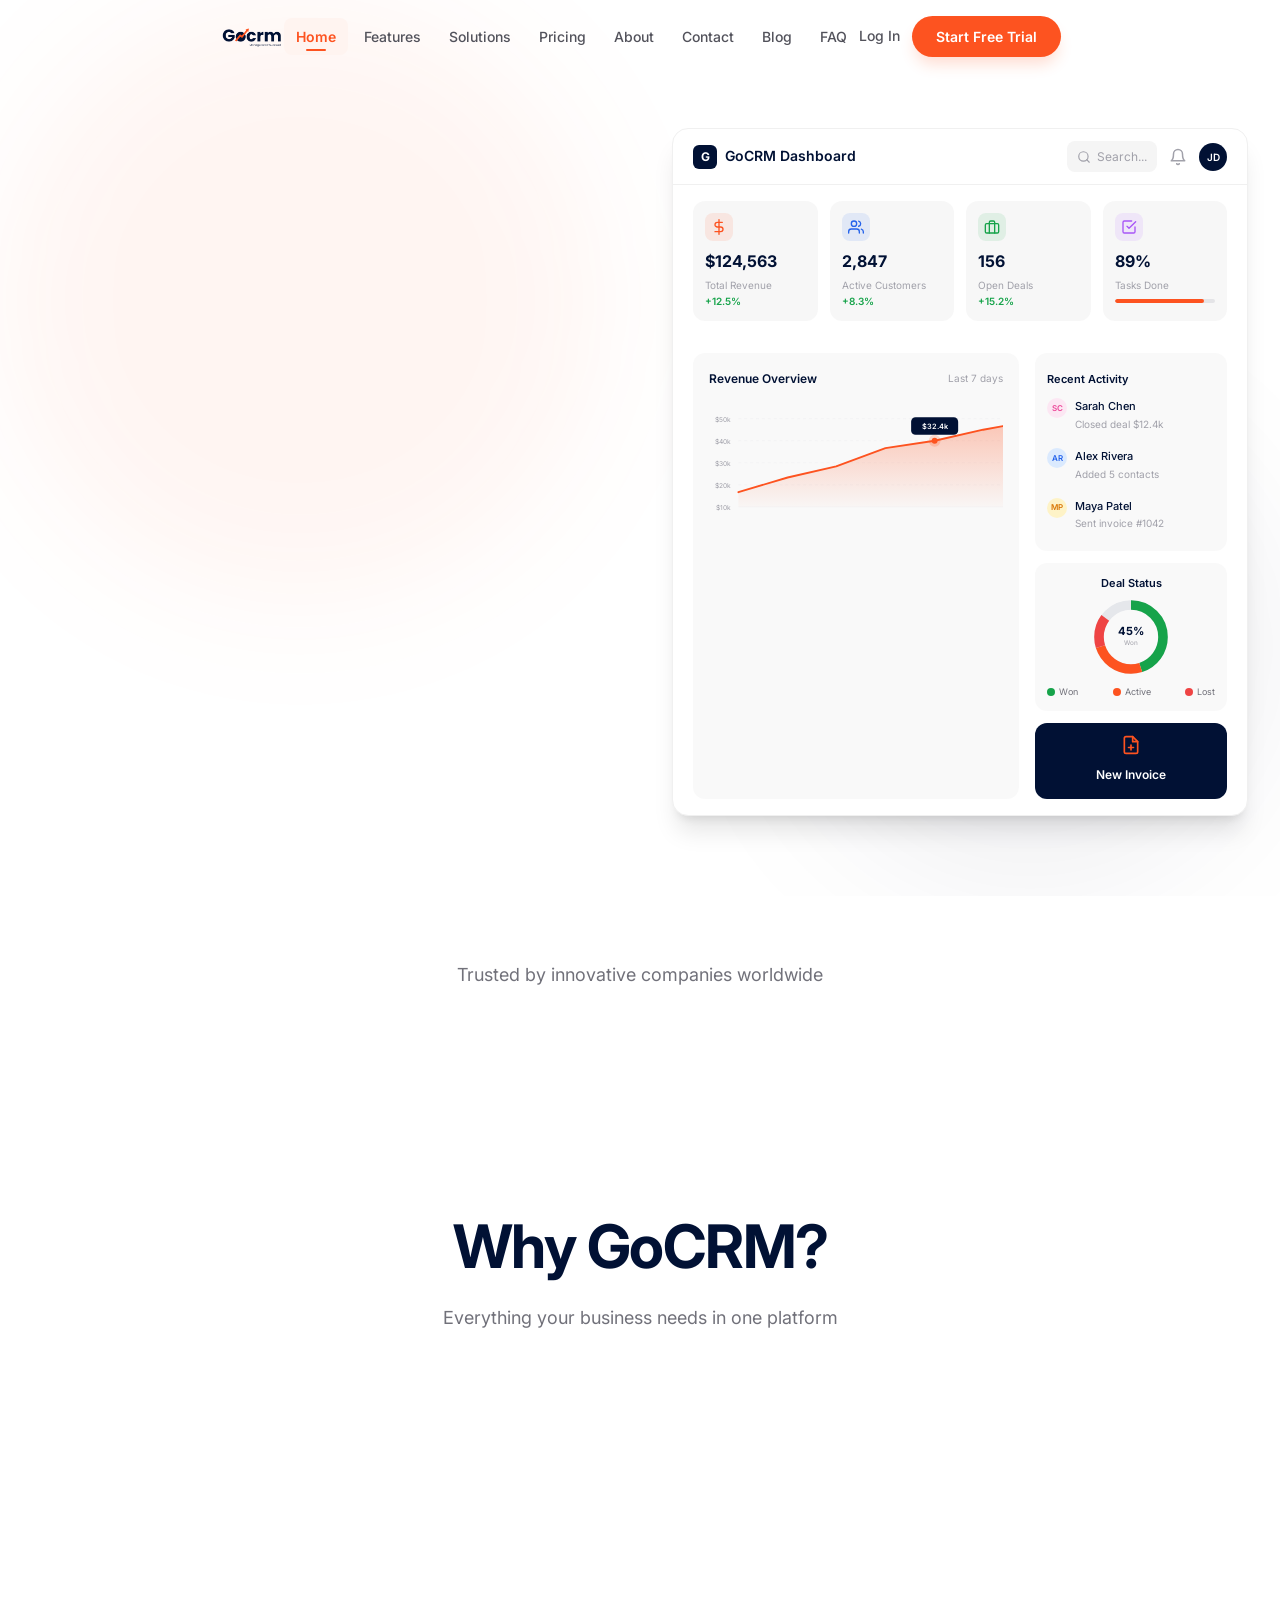
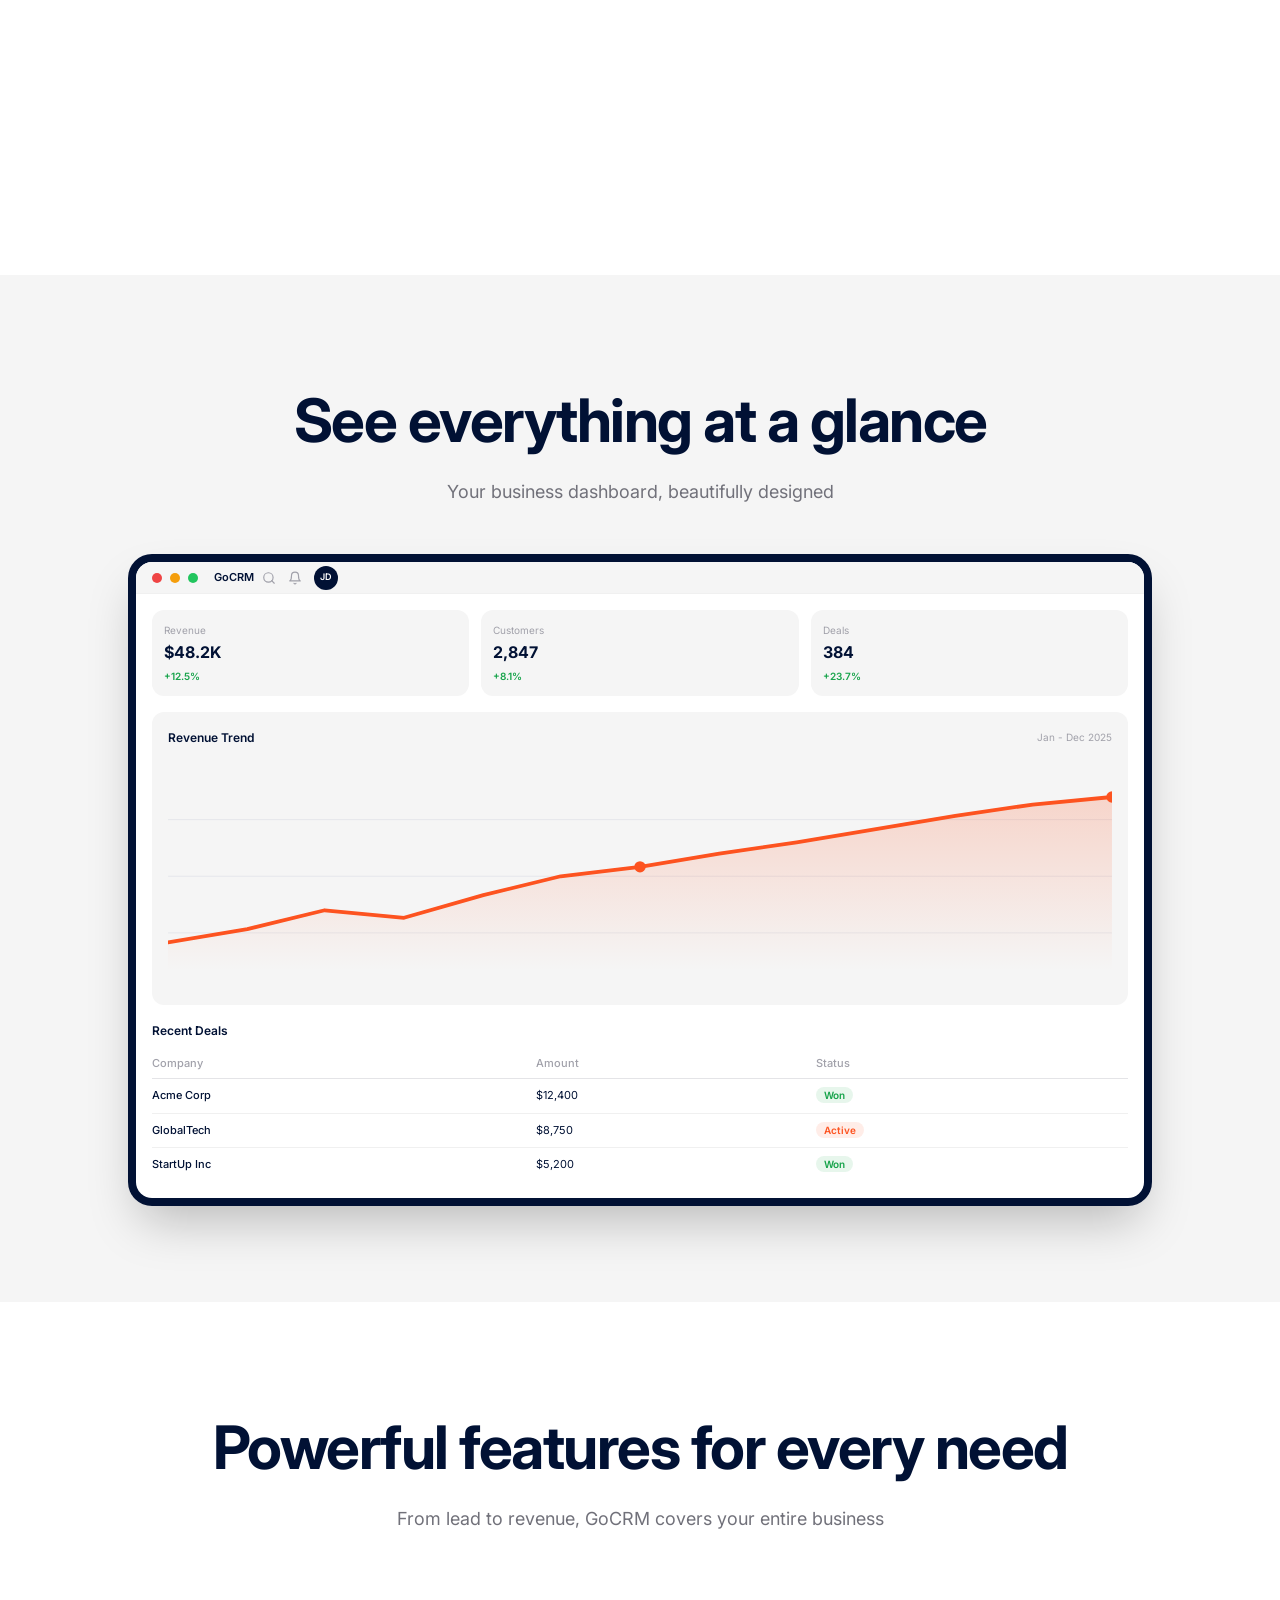
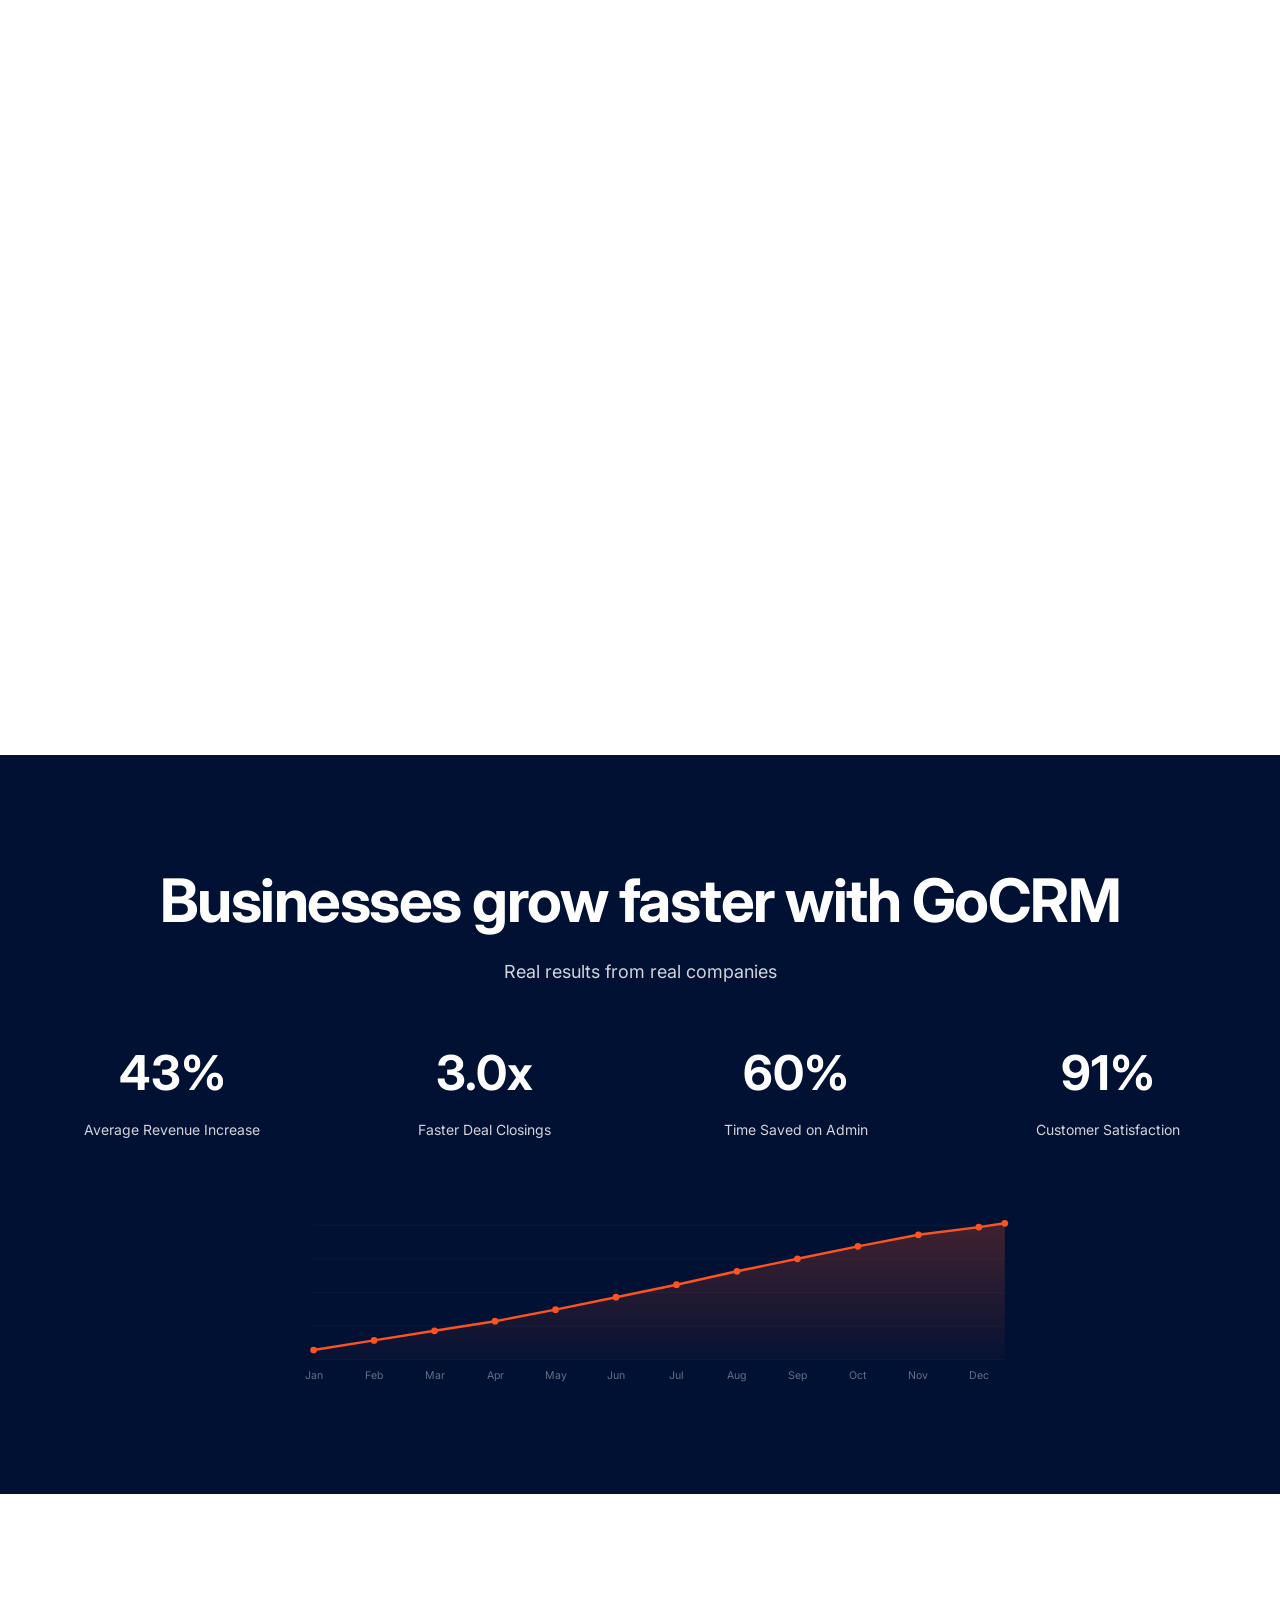
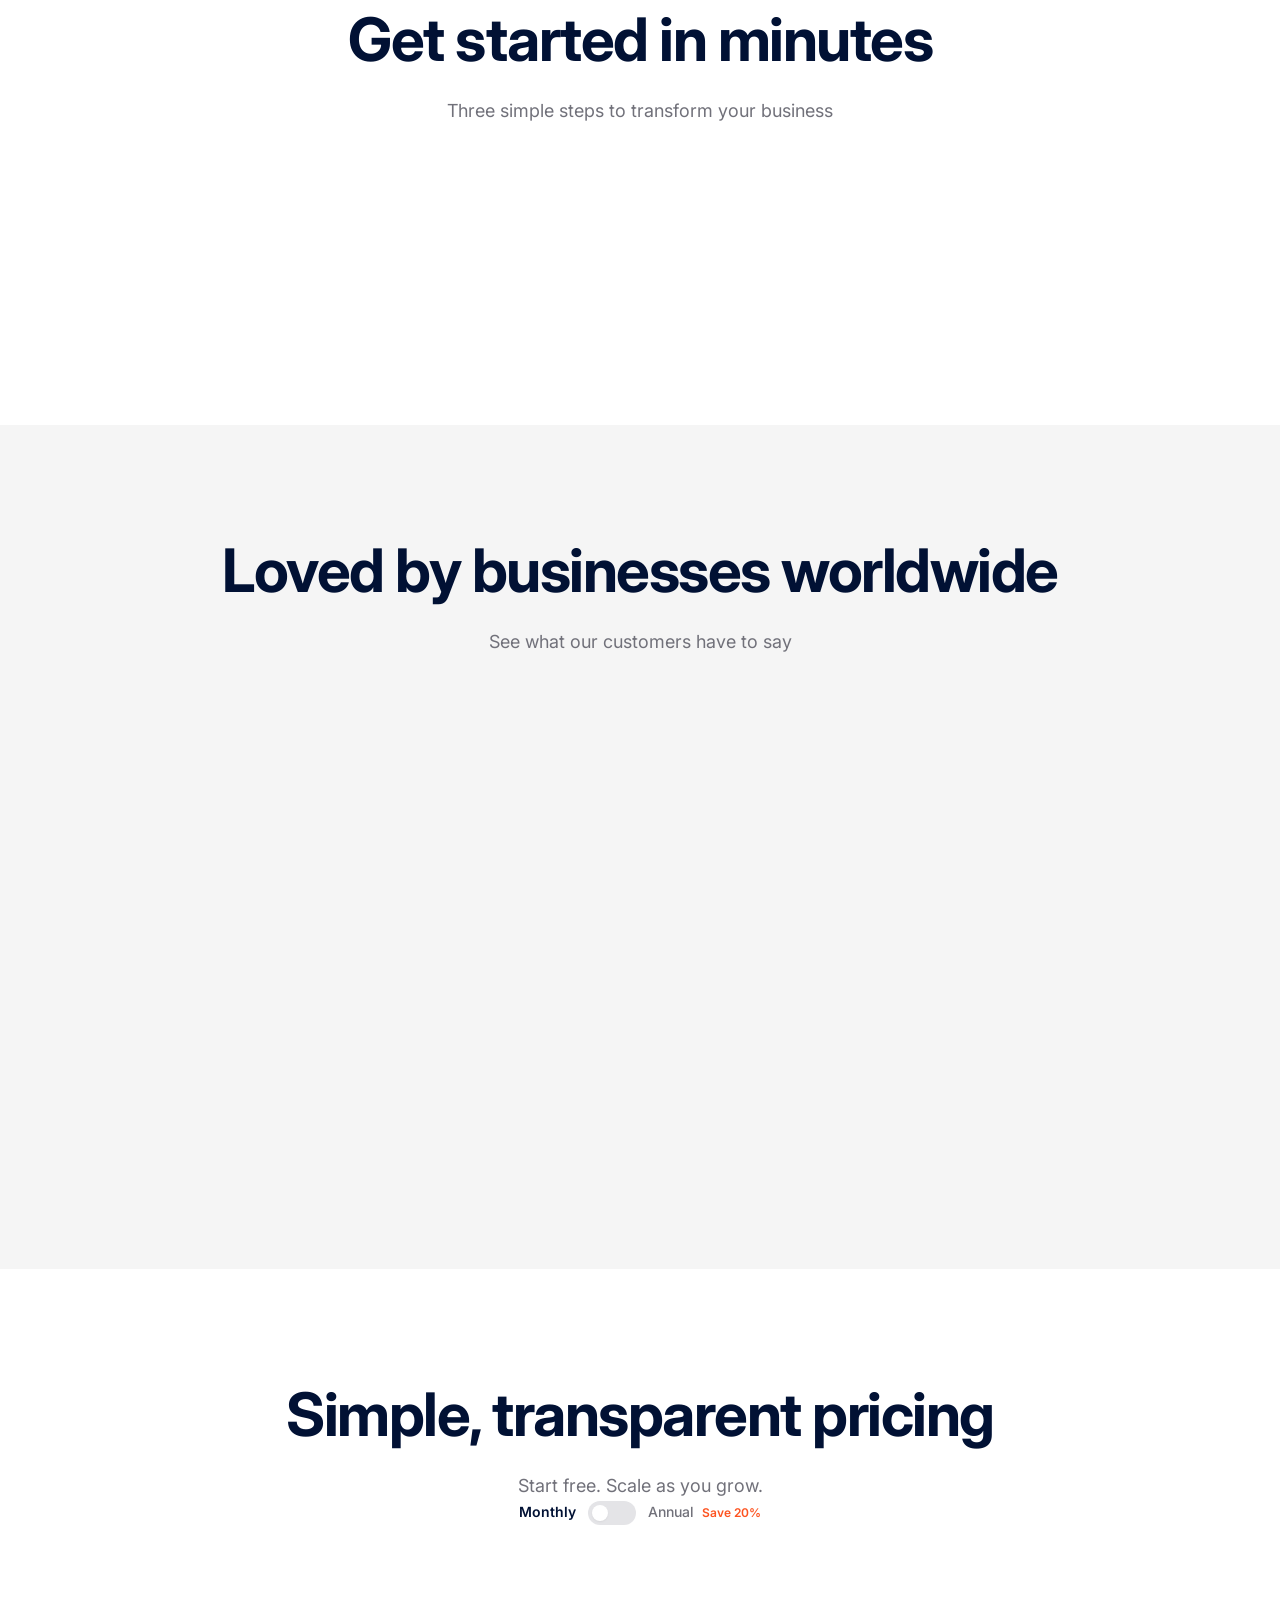
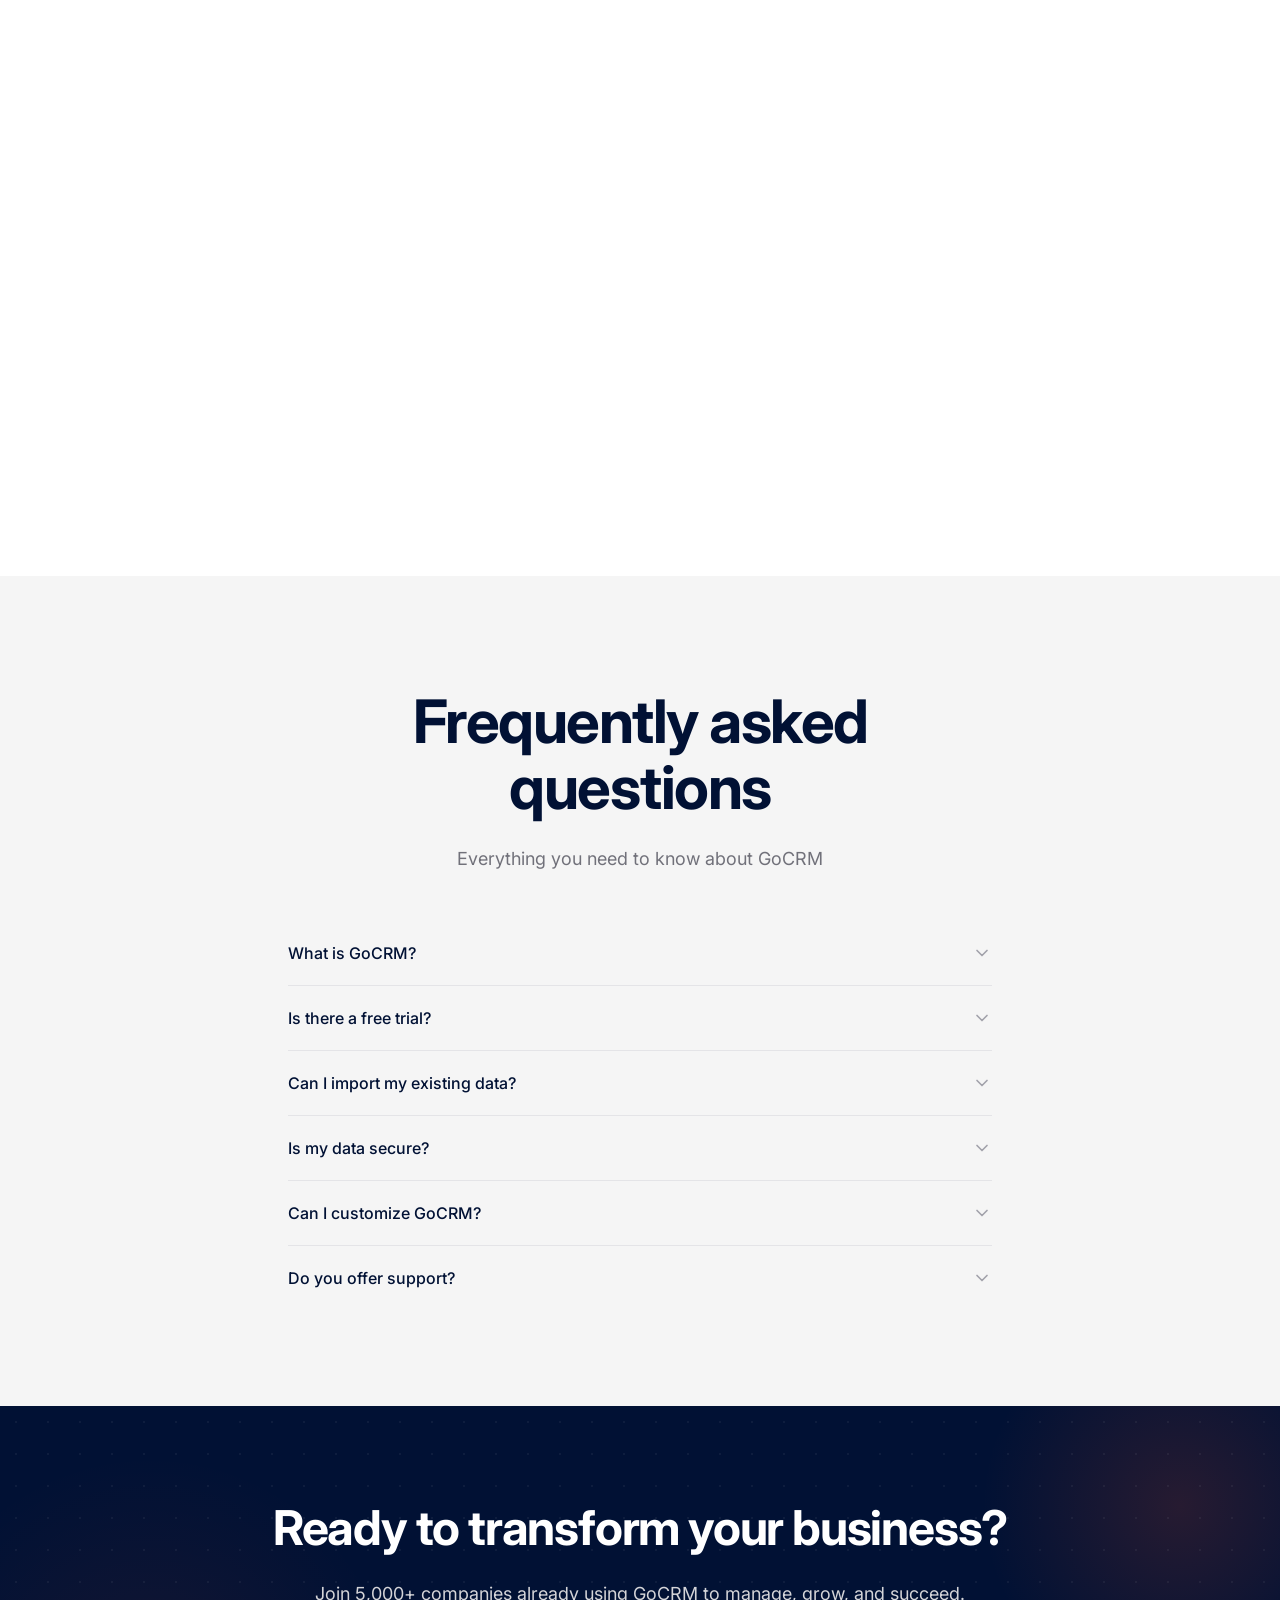
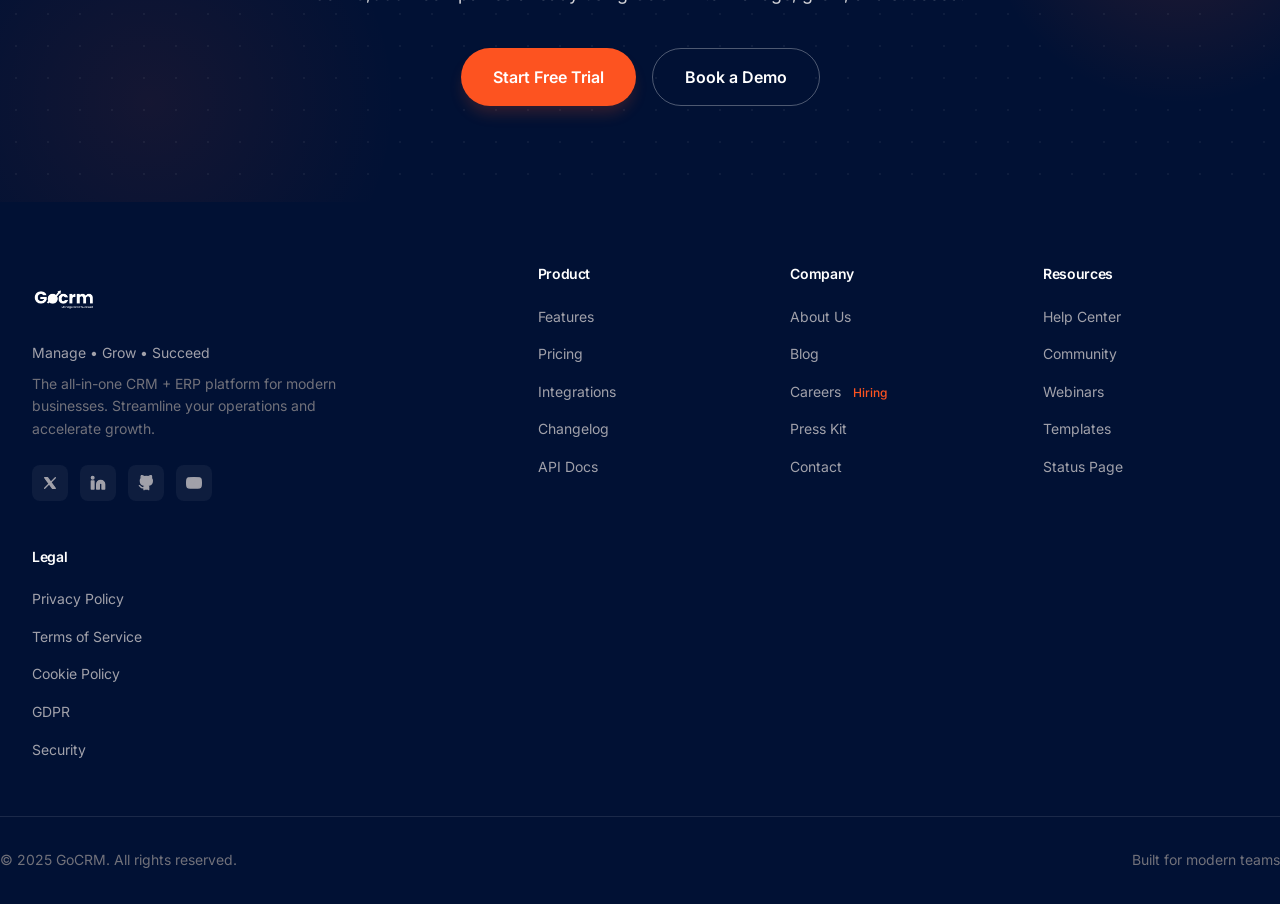
<file: index.html>
<!DOCTYPE html>
<html lang="en">
<head>
  <meta charset="UTF-8">
  <meta name="viewport" content="width=device-width, initial-scale=1.0">
  <title>GoCRM — Manage • Grow • Succeed</title>
  <meta name="description" content="GoCRM is the all-in-one CRM + ERP platform for modern businesses. Manage customers, sales, inventory, invoices, projects, and analytics from one powerful platform.">
  <meta property="og:title" content="GoCRM — All-in-One CRM + ERP Platform">
  <meta property="og:description" content="Manage, grow, and succeed with GoCRM. The all-in-one platform for modern businesses.">
  <meta property="og:type" content="website">
  <meta name="twitter:card" content="summary_large_image">
  <link rel="icon" type="image/png" href="assets/images/logo-gocrm.png">
  <link rel="preconnect" href="https://fonts.googleapis.com">
  <link rel="preconnect" href="https://fonts.gstatic.com" crossorigin>
  <link href="https://fonts.googleapis.com/css2?family=Inter:wght@400;500;600;700;800&display=swap" rel="stylesheet">
  <link rel="stylesheet" href="css/style.css">
</head>
<body class="page-home">
<div class="page-wrapper">

  <!-- ========================================
       1. NAVIGATION
       ======================================== -->
  <nav class="nav" id="navbar">
    <div class="container flex items-center justify-between" style="height:100%;">
      <!-- Logo -->
      <a href="index.html">
        <img src="assets/images/logo-gocrm.png" alt="GoCRM" class="nav-logo" style="height:64px;width:auto;">
      </a>

      <!-- Desktop Links -->
      <div class="nav__links">
        <a href="index.html" class="nav__link nav__link--active">Home</a>
        <a href="features.html" class="nav__link">Features</a>
        <a href="solutions.html" class="nav__link">Solutions</a>
        <a href="pricing.html" class="nav__link">Pricing</a>
        <a href="about.html" class="nav__link">About</a>
        <a href="contact.html" class="nav__link">Contact</a>
        <a href="blog.html" class="nav__link">Blog</a>
        <a href="faq.html" class="nav__link">FAQ</a>
      </div>

      <!-- Desktop CTA -->
      <div class="nav__cta">
        <a href="#" class="nav__login">Log In</a>
        <a href="#" class="btn btn--primary btn--sm">Start Free Trial</a>
      </div>

      <!-- Mobile Hamburger -->
      <button class="nav__hamburger" id="menu-toggle" aria-label="Open menu">
        <svg width="24" height="24" viewBox="0 0 24 24" fill="none" stroke="currentColor" stroke-width="2" stroke-linecap="round" stroke-linejoin="round">
          <line x1="3" y1="6" x2="21" y2="6"></line>
          <line x1="3" y1="12" x2="21" y2="12"></line>
          <line x1="3" y1="18" x2="21" y2="18"></line>
        </svg>
      </button>
    </div>
  </nav>

  <!-- Mobile Menu -->
  <div class="mobile-menu" id="mobile-menu" data-mobile-menu>
    <div class="mobile-menu__overlay" id="menu-overlay" data-mobile-overlay></div>
    <div class="mobile-menu__panel">
      <div class="mobile-menu__header">
        <img src="assets/images/logo-gocrm.png" alt="GoCRM" style="height:2rem;width:auto;">
        <button class="mobile-menu__close" id="menu-close" aria-label="Close menu">
          <svg width="24" height="24" viewBox="0 0 24 24" fill="none" stroke="currentColor" stroke-width="2" stroke-linecap="round" stroke-linejoin="round">
            <line x1="18" y1="6" x2="6" y2="18"></line>
            <line x1="6" y1="6" x2="18" y2="18"></line>
          </svg>
        </button>
      </div>
      <div style="padding:1rem;">
        <a href="index.html" class="mobile-menu__link mobile-menu__link--active">Home</a>
        <a href="features.html" class="mobile-menu__link">Features</a>
        <a href="solutions.html" class="mobile-menu__link">Solutions</a>
        <a href="pricing.html" class="mobile-menu__link">Pricing</a>
        <a href="about.html" class="mobile-menu__link">About</a>
        <a href="contact.html" class="mobile-menu__link">Contact</a>
        <a href="blog.html" class="mobile-menu__link">Blog</a>
        <a href="faq.html" class="mobile-menu__link">FAQ</a>
        <div style="margin-top:1rem;display:flex;flex-direction:column;gap:0.75rem;">
          <a href="#" class="btn btn--secondary btn--sm w-full">Log In</a>
          <a href="#" class="btn btn--primary btn--sm w-full">Start Free Trial</a>
        </div>
      </div>
    </div>
  </div>

  <!-- ========================================
       MAIN CONTENT
       ======================================== -->
  <main style="flex:1;">

    <!-- ========================================
         2. HERO
         ======================================== -->
    <section class="hero" style="padding-top:8rem;padding-bottom:5rem;">
      <!-- Background glows -->
      <div class="hero__glow" style="top:0;left:0;width:600px;height:600px;background:rgba(253,83,32,0.06);"></div>
      <div class="hero__glow" style="bottom:0;right:0;top:auto;left:auto;width:500px;height:500px;background:rgba(1,17,52,0.05);"></div>

      <div class="container">
        <div class="hero__grid">
          <!-- Left: Copy -->
          <div data-animate="fadeInUp">
            <div class="hero__badge">
              <span class="hero__badge-dot"></span>
              Trusted by 5,000+ businesses
            </div>
            <h1 class="hero__title">
              One Platform to <span class="hero__title-highlight">Manage,</span> Grow &amp; Succeed
            </h1>
            <p class="hero__subtitle">
              GoCRM helps businesses manage customers, sales, inventory, invoices, projects, and reporting — all from one powerful platform.
            </p>
            <div class="hero__buttons">
              <a href="#" class="btn btn--primary">Start Free Trial</a>
              <a href="#" class="btn btn--secondary">Book a Demo</a>
            </div>
            <p class="hero__note">No credit card required &bull; Free 14-day trial</p>
          </div>

          <!-- Right: Dashboard Mockup -->
          <div class="hero__right">
            <div class="dashboard">
              <!-- Top Bar -->
              <div class="dashboard__topbar">
                <div class="flex items-center gap-2">
                  <div class="dashboard__logo">
                    <span style="color:#fff;font-size:12px;font-weight:700;">G</span>
                  </div>
                  <span style="font-size:14px;font-weight:600;color:var(--navy);">GoCRM Dashboard</span>
                </div>
                <div class="flex items-center gap-3">
                  <div class="dashboard__search">
                    <svg width="14" height="14" viewBox="0 0 24 24" fill="none" stroke="var(--gray-400)" stroke-width="2" stroke-linecap="round" stroke-linejoin="round"><circle cx="11" cy="11" r="8"/><line x1="21" y1="21" x2="16.65" y2="16.65"/></svg>
                    <span style="font-size:12px;color:var(--gray-400);">Search...</span>
                  </div>
                  <svg width="18" height="18" viewBox="0 0 24 24" fill="none" stroke="var(--gray-400)" stroke-width="2" stroke-linecap="round" stroke-linejoin="round"><path d="M18 8A6 6 0 0 0 6 8c0 7-3 9-3 9h18s-3-2-3-9"/><path d="M13.73 21a2 2 0 0 1-3.46 0"/></svg>
                  <div style="width:28px;height:28px;border-radius:50%;background:var(--navy);display:flex;align-items:center;justify-content:center;">
                    <span style="color:#fff;font-size:10px;font-weight:600;">JD</span>
                  </div>
                </div>
              </div>

              <!-- KPI Cards -->
              <div class="dashboard__kpi-grid">
                <!-- Revenue -->
                <div class="dashboard__kpi">
                  <div class="dashboard__kpi-icon" style="background:rgba(253,83,32,0.1);">
                    <svg width="16" height="16" viewBox="0 0 24 24" fill="none" stroke="var(--orange)" stroke-width="2" stroke-linecap="round" stroke-linejoin="round"><line x1="12" y1="1" x2="12" y2="23"/><path d="M17 5H9.5a3.5 3.5 0 0 0 0 7h5a3.5 3.5 0 0 1 0 7H6"/></svg>
                  </div>
                  <div class="dashboard__kpi-value">$124,563</div>
                  <div class="dashboard__kpi-label">Total Revenue</div>
                  <div class="dashboard__kpi-change">+12.5%</div>
                </div>
                <!-- Customers -->
                <div class="dashboard__kpi">
                  <div class="dashboard__kpi-icon" style="background:rgba(37,99,235,0.1);">
                    <svg width="16" height="16" viewBox="0 0 24 24" fill="none" stroke="#2563eb" stroke-width="2" stroke-linecap="round" stroke-linejoin="round"><path d="M17 21v-2a4 4 0 0 0-4-4H5a4 4 0 0 0-4 4v2"/><circle cx="9" cy="7" r="4"/><path d="M23 21v-2a4 4 0 0 0-3-3.87"/><path d="M16 3.13a4 4 0 0 1 0 7.75"/></svg>
                  </div>
                  <div class="dashboard__kpi-value">2,847</div>
                  <div class="dashboard__kpi-label">Active Customers</div>
                  <div class="dashboard__kpi-change">+8.3%</div>
                </div>
                <!-- Deals -->
                <div class="dashboard__kpi">
                  <div class="dashboard__kpi-icon" style="background:rgba(22,163,74,0.1);">
                    <svg width="16" height="16" viewBox="0 0 24 24" fill="none" stroke="#16a34a" stroke-width="2" stroke-linecap="round" stroke-linejoin="round"><rect x="2" y="7" width="20" height="14" rx="2" ry="2"/><path d="M16 21V5a2 2 0 0 0-2-2h-4a2 2 0 0 0-2 2v16"/></svg>
                  </div>
                  <div class="dashboard__kpi-value">156</div>
                  <div class="dashboard__kpi-label">Open Deals</div>
                  <div class="dashboard__kpi-change">+15.2%</div>
                </div>
                <!-- Tasks -->
                <div class="dashboard__kpi">
                  <div class="dashboard__kpi-icon" style="background:rgba(168,85,247,0.1);">
                    <svg width="16" height="16" viewBox="0 0 24 24" fill="none" stroke="#a855f7" stroke-width="2" stroke-linecap="round" stroke-linejoin="round"><path d="M9 11l3 3L22 4"/><path d="M21 12v7a2 2 0 0 1-2 2H5a2 2 0 0 1-2-2V5a2 2 0 0 1 2-2h11"/></svg>
                  </div>
                  <div class="dashboard__kpi-value">89%</div>
                  <div class="dashboard__kpi-label">Tasks Done</div>
                  <div style="margin-top:6px;height:4px;background:var(--gray-200);border-radius:9999px;overflow:hidden;">
                    <div style="width:89%;height:100%;background:var(--orange);border-radius:9999px;"></div>
                  </div>
                </div>
              </div>

              <!-- Content: Chart + Sidebar -->
              <div class="dashboard__content">
                <!-- Revenue Chart -->
                <div class="dashboard__chart-area">
                  <div class="flex justify-between items-center mb-4">
                    <span style="font-size:12px;font-weight:600;color:var(--navy);">Revenue Overview</span>
                    <span style="font-size:10px;color:var(--gray-400);">Last 7 days</span>
                  </div>
                  <svg viewBox="0 0 400 160" style="width:100%;height:auto;">
                    <defs>
                      <linearGradient id="heroChartGrad" x1="0" y1="0" x2="0" y2="1">
                        <stop offset="0%" stop-color="#FD5320" stop-opacity="0.3"/>
                        <stop offset="100%" stop-color="#FD5320" stop-opacity="0.02"/>
                      </linearGradient>
                    </defs>
                    <!-- Grid lines -->
                    <line x1="40" y1="20" x2="400" y2="20" stroke="#e5e7eb" stroke-width="0.5" stroke-dasharray="4,4"/>
                    <line x1="40" y1="50" x2="400" y2="50" stroke="#e5e7eb" stroke-width="0.5" stroke-dasharray="4,4"/>
                    <line x1="40" y1="80" x2="400" y2="80" stroke="#e5e7eb" stroke-width="0.5" stroke-dasharray="4,4"/>
                    <line x1="40" y1="110" x2="400" y2="110" stroke="#e5e7eb" stroke-width="0.5" stroke-dasharray="4,4"/>
                    <line x1="40" y1="140" x2="400" y2="140" stroke="#e5e7eb" stroke-width="0.5"/>
                    <!-- Area -->
                    <path d="M40,120 L107,100 L173,85 L240,60 L307,50 L373,35 L400,30 L400,140 L40,140 Z" fill="url(#heroChartGrad)"/>
                    <!-- Line -->
                    <path d="M40,120 L107,100 L173,85 L240,60 L307,50 L373,35 L400,30" fill="none" stroke="#FD5320" stroke-width="2.5" stroke-linecap="round" stroke-linejoin="round"/>
                    <!-- Dots -->
                    <circle cx="307" cy="50" r="4" fill="#FD5320"/>
                    <circle cx="307" cy="50" r="8" fill="#FD5320" opacity="0.2"/>
                    <!-- Tooltip -->
                    <rect x="275" y="18" width="64" height="24" rx="6" fill="#011134"/>
                    <text x="307" y="34" text-anchor="middle" fill="#fff" font-size="10" font-weight="600">$32.4k</text>
                    <!-- Y labels -->
                    <text x="30" y="24" text-anchor="end" fill="#a1a1aa" font-size="9">$50k</text>
                    <text x="30" y="54" text-anchor="end" fill="#a1a1aa" font-size="9">$40k</text>
                    <text x="30" y="84" text-anchor="end" fill="#a1a1aa" font-size="9">$30k</text>
                    <text x="30" y="114" text-anchor="end" fill="#a1a1aa" font-size="9">$20k</text>
                    <text x="30" y="144" text-anchor="end" fill="#a1a1aa" font-size="9">$10k</text>
                  </svg>
                </div>

                <!-- Side Panel -->
                <div class="dashboard__side-panel">
                  <!-- Recent Activity -->
                  <div class="dashboard__activity">
                    <span style="font-size:11px;font-weight:600;color:var(--navy);">Recent Activity</span>
                    <div class="dashboard__activity-item">
                      <div class="dashboard__activity-avatar" style="background:#fce7f3;color:#ec4899;font-size:8px;font-weight:600;">SC</div>
                      <div>
                        <div style="font-size:11px;color:var(--navy);font-weight:500;">Sarah Chen</div>
                        <div style="font-size:10px;color:var(--gray-400);">Closed deal $12.4k</div>
                      </div>
                    </div>
                    <div class="dashboard__activity-item">
                      <div class="dashboard__activity-avatar" style="background:#dbeafe;color:#2563eb;font-size:8px;font-weight:600;">AR</div>
                      <div>
                        <div style="font-size:11px;color:var(--navy);font-weight:500;">Alex Rivera</div>
                        <div style="font-size:10px;color:var(--gray-400);">Added 5 contacts</div>
                      </div>
                    </div>
                    <div class="dashboard__activity-item">
                      <div class="dashboard__activity-avatar" style="background:#fef3c7;color:#d97706;font-size:8px;font-weight:600;">MP</div>
                      <div>
                        <div style="font-size:11px;color:var(--navy);font-weight:500;">Maya Patel</div>
                        <div style="font-size:10px;color:var(--gray-400);">Sent invoice #1042</div>
                      </div>
                    </div>
                  </div>

                  <!-- Deal Status Pie -->
                  <div class="dashboard__activity" style="text-align:center;">
                    <span style="font-size:11px;font-weight:600;color:var(--navy);display:block;margin-bottom:4px;">Deal Status</span>
                    <svg viewBox="0 0 100 100" style="width:80px;height:80px;margin:0 auto;display:block;">
                      <circle cx="50" cy="50" r="40" fill="none" stroke="#e5e7eb" stroke-width="12"/>
                      <circle cx="50" cy="50" r="40" fill="none" stroke="#16a34a" stroke-width="12" stroke-dasharray="113.1 251.33" stroke-dashoffset="0" transform="rotate(-90 50 50)"/>
                      <circle cx="50" cy="50" r="40" fill="none" stroke="#FD5320" stroke-width="12" stroke-dasharray="62.83 251.33" stroke-dashoffset="-113.1" transform="rotate(-90 50 50)"/>
                      <circle cx="50" cy="50" r="40" fill="none" stroke="#ef4444" stroke-width="12" stroke-dasharray="37.7 251.33" stroke-dashoffset="-175.93" transform="rotate(-90 50 50)"/>
                      <text x="50" y="48" text-anchor="middle" fill="var(--navy)" font-size="14" font-weight="700">45%</text>
                      <text x="50" y="60" text-anchor="middle" fill="var(--gray-400)" font-size="8">Won</text>
                    </svg>
                    <div class="flex justify-between" style="margin-top:8px;font-size:9px;color:var(--gray-500);">
                      <span style="display:flex;align-items:center;gap:4px;"><span style="width:8px;height:8px;border-radius:50%;background:#16a34a;display:inline-block;"></span>Won</span>
                      <span style="display:flex;align-items:center;gap:4px;"><span style="width:8px;height:8px;border-radius:50%;background:#FD5320;display:inline-block;"></span>Active</span>
                      <span style="display:flex;align-items:center;gap:4px;"><span style="width:8px;height:8px;border-radius:50%;background:#ef4444;display:inline-block;"></span>Lost</span>
                    </div>
                  </div>

                  <!-- New Invoice Card -->
                  <div class="dashboard__invoice-cta" style="text-align:center;">
                    <svg width="20" height="20" viewBox="0 0 24 24" fill="none" stroke="var(--orange)" stroke-width="2" stroke-linecap="round" stroke-linejoin="round" style="margin:0 auto 6px;display:block;"><path d="M14 2H6a2 2 0 0 0-2 2v16a2 2 0 0 0 2 2h12a2 2 0 0 0 2-2V8z"/><polyline points="14 2 14 8 20 8"/><line x1="12" y1="18" x2="12" y2="12"/><line x1="9" y1="15" x2="15" y2="15"/></svg>
                    <span style="font-size:12px;font-weight:600;color:#fff;">New Invoice</span>
                  </div>
                </div>
              </div>
            </div>
          </div>
        </div>
      </div>
    </section>

    <!-- ========================================
         3. TRUSTED BY
         ======================================== -->
    <section class="section" style="padding-top:4rem;padding-bottom:4rem;background:#fff;">
      <div class="container text-center">
        <p class="section-subtitle reveal" style="margin-top:0;margin-bottom:3rem;">Trusted by innovative companies worldwide</p>

        <!-- Desktop: static -->
        <div class="logos lg:flex" style="display:none;">
          <span class="logos__item">TechFlow</span>
          <span class="logos__item">Meridian</span>
          <span class="logos__item">NovaStar</span>
          <span class="logos__item">Quantum</span>
          <span class="logos__item">Apex Digital</span>
          <span class="logos__item">ClearPath</span>
        </div>

        <!-- Mobile: marquee -->
        <div class="overflow-hidden lg:hidden" style="mask-image:linear-gradient(to right,transparent,black 10%,black 90%,transparent);-webkit-mask-image:linear-gradient(to right,transparent,black 10%,black 90%,transparent);">
          <div class="animate-marquee" style="display:flex;gap:3rem;width:max-content;">
            <span class="logos__item">TechFlow</span>
            <span class="logos__item">Meridian</span>
            <span class="logos__item">NovaStar</span>
            <span class="logos__item">Quantum</span>
            <span class="logos__item">Apex Digital</span>
            <span class="logos__item">ClearPath</span>
            <span class="logos__item">TechFlow</span>
            <span class="logos__item">Meridian</span>
            <span class="logos__item">NovaStar</span>
            <span class="logos__item">Quantum</span>
            <span class="logos__item">Apex Digital</span>
            <span class="logos__item">ClearPath</span>
          </div>
        </div>
      </div>
    </section>

    <!-- ========================================
         4. WHY GOCRM
         ======================================== -->
    <section class="section" style="background:#fff;">
      <div class="container">
        <div class="text-center reveal" data-animate="fadeInUp">
          <h2 class="section-title">Why GoCRM?</h2>
          <p class="section-subtitle">Everything your business needs in one platform</p>
        </div>

        <div class="features-grid md:grid-cols-3 lg:grid-cols-3 reveal" style="margin-top:3rem;" data-animate="stagger">
          <!-- CRM -->
          <div class="card reveal reveal-delay-1">
            <div class="card__icon">
              <svg width="24" height="24" viewBox="0 0 24 24" fill="none" stroke="currentColor" stroke-width="2" stroke-linecap="round" stroke-linejoin="round"><path d="M17 21v-2a4 4 0 0 0-4-4H5a4 4 0 0 0-4 4v2"/><circle cx="9" cy="7" r="4"/><path d="M23 21v-2a4 4 0 0 0-3-3.87"/><path d="M16 3.13a4 4 0 0 1 0 7.75"/></svg>
            </div>
            <h3 class="card__title">CRM</h3>
            <p class="card__desc">Build stronger relationships with smart contact management and deal tracking</p>
          </div>
          <!-- ERP -->
          <div class="card reveal reveal-delay-2">
            <div class="card__icon">
              <svg width="24" height="24" viewBox="0 0 24 24" fill="none" stroke="currentColor" stroke-width="2" stroke-linecap="round" stroke-linejoin="round"><rect x="2" y="3" width="20" height="14" rx="2" ry="2"/><line x1="8" y1="21" x2="16" y2="21"/><line x1="12" y1="17" x2="12" y2="21"/></svg>
            </div>
            <h3 class="card__title">ERP</h3>
            <p class="card__desc">Streamline operations from procurement to delivery with integrated workflows</p>
          </div>
          <!-- Inventory -->
          <div class="card reveal reveal-delay-3">
            <div class="card__icon">
              <svg width="24" height="24" viewBox="0 0 24 24" fill="none" stroke="currentColor" stroke-width="2" stroke-linecap="round" stroke-linejoin="round"><path d="M21 16V8a2 2 0 0 0-1-1.73l-7-4a2 2 0 0 0-2 0l-7 4A2 2 0 0 0 3 8v8a2 2 0 0 0 1 1.73l7 4a2 2 0 0 0 2 0l7-4A2 2 0 0 0 21 16z"/><polyline points="3.27 6.96 12 12.01 20.73 6.96"/><line x1="12" y1="22.08" x2="12" y2="12"/></svg>
            </div>
            <h3 class="card__title">Inventory</h3>
            <p class="card__desc">Real-time stock tracking, alerts, and automated reorder management</p>
          </div>
          <!-- Sales -->
          <div class="card reveal reveal-delay-1">
            <div class="card__icon">
              <svg width="24" height="24" viewBox="0 0 24 24" fill="none" stroke="currentColor" stroke-width="2" stroke-linecap="round" stroke-linejoin="round"><line x1="12" y1="1" x2="12" y2="23"/><path d="M17 5H9.5a3.5 3.5 0 0 0 0 7h5a3.5 3.5 0 0 1 0 7H6"/></svg>
            </div>
            <h3 class="card__title">Sales</h3>
            <p class="card__desc">Visualize your pipeline, close deals faster with AI-powered insights</p>
          </div>
          <!-- Automation -->
          <div class="card reveal reveal-delay-2">
            <div class="card__icon">
              <svg width="24" height="24" viewBox="0 0 24 24" fill="none" stroke="currentColor" stroke-width="2" stroke-linecap="round" stroke-linejoin="round"><polyline points="16 18 22 12 16 6"/><polyline points="8 6 2 12 8 18"/><line x1="14" y1="4" x2="10" y2="20"/></svg>
            </div>
            <h3 class="card__title">Automation</h3>
            <p class="card__desc">Eliminate repetitive tasks with powerful workflow automation rules</p>
          </div>
          <!-- Analytics -->
          <div class="card reveal reveal-delay-3">
            <div class="card__icon">
              <svg width="24" height="24" viewBox="0 0 24 24" fill="none" stroke="currentColor" stroke-width="2" stroke-linecap="round" stroke-linejoin="round"><line x1="18" y1="20" x2="18" y2="10"/><line x1="12" y1="20" x2="12" y2="4"/><line x1="6" y1="20" x2="6" y2="14"/></svg>
            </div>
            <h3 class="card__title">Analytics</h3>
            <p class="card__desc">Make data-driven decisions with beautiful, real-time dashboards</p>
          </div>
        </div>
      </div>
    </section>

    <!-- ========================================
         5. DASHBOARD PREVIEW
         ======================================== -->
    <section class="section section--gray">
      <div class="container">
        <div class="text-center reveal" data-animate="fadeInUp">
          <h2 class="section-title">See everything at a glance</h2>
          <p class="section-subtitle">Your business dashboard, beautifully designed</p>
        </div>

        <div class="relative reveal" style="margin-top:3rem;">
          <!-- Floating widgets (desktop only) -->
          <div class="float-widget float-widget--1 lg:block" style="display:none;">
            <div class="flex items-center gap-2">
              <div style="width:28px;height:28px;border-radius:0.5rem;background:rgba(22,163,74,0.1);display:flex;align-items:center;justify-content:center;">
                <svg width="16" height="16" viewBox="0 0 24 24" fill="none" stroke="#16a34a" stroke-width="2" stroke-linecap="round" stroke-linejoin="round"><polyline points="23 6 13.5 15.5 8.5 10.5 1 18"/><polyline points="17 6 23 6 23 12"/></svg>
              </div>
              <div>
                <div class="float-widget__value">+42% Revenue</div>
                <div class="float-widget__label">vs last quarter</div>
              </div>
            </div>
          </div>

          <div class="float-widget float-widget--2 lg:block" style="display:none;">
            <div class="flex items-center gap-2">
              <div style="width:28px;height:28px;border-radius:0.5rem;background:rgba(253,83,32,0.1);display:flex;align-items:center;justify-content:center;">
                <svg width="16" height="16" viewBox="0 0 24 24" fill="none" stroke="#FD5320" stroke-width="2" stroke-linecap="round" stroke-linejoin="round"><path d="M17 21v-2a4 4 0 0 0-4-4H5a4 4 0 0 0-4 4v2"/><circle cx="9" cy="7" r="4"/></svg>
              </div>
              <div>
                <div class="float-widget__value">2,847 Customers</div>
                <div class="float-widget__label">active users</div>
              </div>
            </div>
          </div>

          <div class="float-widget float-widget--3 lg:block" style="display:none;">
            <div class="flex items-center gap-2">
              <div style="width:28px;height:28px;border-radius:0.5rem;background:rgba(37,99,235,0.1);display:flex;align-items:center;justify-content:center;">
                <svg width="16" height="16" viewBox="0 0 24 24" fill="none" stroke="#2563eb" stroke-width="2" stroke-linecap="round" stroke-linejoin="round"><polyline points="22 12 18 12 15 21 9 3 6 12 2 12"/></svg>
              </div>
              <div>
                <div class="float-widget__value">98.5% Uptime</div>
                <div class="float-widget__label">last 30 days</div>
              </div>
            </div>
          </div>

          <!-- Laptop Mockup -->
          <div class="laptop">
            <div class="laptop__screen">
              <!-- Top bar -->
              <div class="laptop__topbar">
                <div class="flex items-center gap-2">
                  <div class="laptop__dot" style="background:#ef4444;"></div>
                  <div class="laptop__dot" style="background:#f59e0b;"></div>
                  <div class="laptop__dot" style="background:#22c55e;"></div>
                  <span style="font-size:11px;font-weight:600;color:var(--navy);margin-left:8px;">GoCRM</span>
                </div>
                <div class="flex items-center gap-3">
                  <svg width="14" height="14" viewBox="0 0 24 24" fill="none" stroke="var(--gray-400)" stroke-width="2" stroke-linecap="round" stroke-linejoin="round"><circle cx="11" cy="11" r="8"/><line x1="21" y1="21" x2="16.65" y2="16.65"/></svg>
                  <svg width="14" height="14" viewBox="0 0 24 24" fill="none" stroke="var(--gray-400)" stroke-width="2" stroke-linecap="round" stroke-linejoin="round"><path d="M18 8A6 6 0 0 0 6 8c0 7-3 9-3 9h18s-3-2-3-9"/><path d="M13.73 21a2 2 0 0 1-3.46 0"/></svg>
                  <div style="width:24px;height:24px;border-radius:50%;background:var(--navy);display:flex;align-items:center;justify-content:center;">
                    <span style="color:#fff;font-size:9px;font-weight:600;">JD</span>
                  </div>
                </div>
              </div>

              <!-- Dashboard body -->
              <div style="display:flex;min-height:360px;">
                <!-- Sidebar (desktop only) -->
                <div class="hidden md:flex" style="width:48px;border-right:1px solid var(--gray-100);flex-direction:column;align-items:center;padding-top:1rem;gap:1rem;">
                  <svg width="18" height="18" viewBox="0 0 24 24" fill="none" stroke="var(--gray-400)" stroke-width="2" stroke-linecap="round" stroke-linejoin="round"><rect x="3" y="3" width="7" height="7"/><rect x="14" y="3" width="7" height="7"/><rect x="14" y="14" width="7" height="7"/><rect x="3" y="14" width="7" height="7"/></svg>
                  <svg width="18" height="18" viewBox="0 0 24 24" fill="none" stroke="var(--orange)" stroke-width="2" stroke-linecap="round" stroke-linejoin="round"><line x1="18" y1="20" x2="18" y2="10"/><line x1="12" y1="20" x2="12" y2="4"/><line x1="6" y1="20" x2="6" y2="14"/></svg>
                  <svg width="18" height="18" viewBox="0 0 24 24" fill="none" stroke="var(--gray-400)" stroke-width="2" stroke-linecap="round" stroke-linejoin="round"><path d="M17 21v-2a4 4 0 0 0-4-4H5a4 4 0 0 0-4 4v2"/><circle cx="9" cy="7" r="4"/></svg>
                  <svg width="18" height="18" viewBox="0 0 24 24" fill="none" stroke="var(--gray-400)" stroke-width="2" stroke-linecap="round" stroke-linejoin="round"><rect x="2" y="7" width="20" height="14" rx="2" ry="2"/><path d="M16 21V5a2 2 0 0 0-2-2h-4a2 2 0 0 0-2 2v16"/></svg>
                  <svg width="18" height="18" viewBox="0 0 24 24" fill="none" stroke="var(--gray-400)" stroke-width="2" stroke-linecap="round" stroke-linejoin="round"><path d="M14 2H6a2 2 0 0 0-2 2v16a2 2 0 0 0 2 2h12a2 2 0 0 0 2-2V8z"/><polyline points="14 2 14 8 20 8"/></svg>
                </div>

                <!-- Main content -->
                <div style="flex:1;padding:1rem;overflow:hidden;">
                  <!-- Metric cards -->
                  <div style="display:grid;grid-template-columns:repeat(3,1fr);gap:12px;margin-bottom:1rem;">
                    <div style="background:var(--gray-50);border-radius:0.75rem;padding:0.75rem;">
                      <div style="font-size:10px;color:var(--gray-400);">Revenue</div>
                      <div style="font-size:16px;font-weight:700;color:var(--navy);margin-top:2px;">$48.2K</div>
                      <div style="font-size:10px;color:#16a34a;font-weight:600;margin-top:2px;">+12.5%</div>
                    </div>
                    <div style="background:var(--gray-50);border-radius:0.75rem;padding:0.75rem;">
                      <div style="font-size:10px;color:var(--gray-400);">Customers</div>
                      <div style="font-size:16px;font-weight:700;color:var(--navy);margin-top:2px;">2,847</div>
                      <div style="font-size:10px;color:#16a34a;font-weight:600;margin-top:2px;">+8.1%</div>
                    </div>
                    <div style="background:var(--gray-50);border-radius:0.75rem;padding:0.75rem;">
                      <div style="font-size:10px;color:var(--gray-400);">Deals</div>
                      <div style="font-size:16px;font-weight:700;color:var(--navy);margin-top:2px;">384</div>
                      <div style="font-size:10px;color:#16a34a;font-weight:600;margin-top:2px;">+23.7%</div>
                    </div>
                  </div>

                  <!-- Revenue Chart -->
                  <div style="background:var(--gray-50);border-radius:0.75rem;padding:1rem;">
                    <div class="flex justify-between items-center mb-4">
                      <span style="font-size:12px;font-weight:600;color:var(--navy);">Revenue Trend</span>
                      <span style="font-size:10px;color:var(--gray-400);">Jan - Dec 2025</span>
                    </div>
                    <svg viewBox="0 0 500 120" style="width:100%;height:auto;">
                      <defs>
                        <linearGradient id="laptopChartGrad" x1="0" y1="0" x2="0" y2="1">
                          <stop offset="0%" stop-color="#FD5320" stop-opacity="0.2"/>
                          <stop offset="100%" stop-color="#FD5320" stop-opacity="0"/>
                        </linearGradient>
                      </defs>
                      <line x1="0" y1="30" x2="500" y2="30" stroke="#e5e7eb" stroke-width="0.5"/>
                      <line x1="0" y1="60" x2="500" y2="60" stroke="#e5e7eb" stroke-width="0.5"/>
                      <line x1="0" y1="90" x2="500" y2="90" stroke="#e5e7eb" stroke-width="0.5"/>
                      <path d="M0,95 L42,88 L83,78 L125,82 L167,70 L208,60 L250,55 L292,48 L333,42 L375,35 L417,28 L458,22 L500,18 L500,110 L0,110 Z" fill="url(#laptopChartGrad)"/>
                      <path d="M0,95 L42,88 L83,78 L125,82 L167,70 L208,60 L250,55 L292,48 L333,42 L375,35 L417,28 L458,22 L500,18" fill="none" stroke="#FD5320" stroke-width="2" stroke-linecap="round" stroke-linejoin="round"/>
                      <circle cx="250" cy="55" r="3" fill="#FD5320"/>
                      <circle cx="500" cy="18" r="3" fill="#FD5320"/>
                    </svg>
                  </div>

                  <!-- Recent Deals Table -->
                  <div style="margin-top:1rem;">
                    <div style="font-size:12px;font-weight:600;color:var(--navy);margin-bottom:8px;">Recent Deals</div>
                    <table style="width:100%;font-size:11px;">
                      <thead>
                        <tr style="border-bottom:1px solid var(--gray-200);color:var(--gray-400);">
                          <th style="text-align:left;padding:6px 0;font-weight:500;">Company</th>
                          <th style="text-align:left;padding:6px 0;font-weight:500;">Amount</th>
                          <th style="text-align:left;padding:6px 0;font-weight:500;">Status</th>
                        </tr>
                      </thead>
                      <tbody>
                        <tr style="border-bottom:1px solid var(--gray-100);color:var(--navy);">
                          <td style="padding:8px 0;font-weight:500;">Acme Corp</td>
                          <td style="padding:8px 0;">$12,400</td>
                          <td style="padding:8px 0;"><span style="background:rgba(22,163,74,0.1);color:#16a34a;padding:2px 8px;border-radius:9999px;font-size:10px;font-weight:600;">Won</span></td>
                        </tr>
                        <tr style="border-bottom:1px solid var(--gray-100);color:var(--navy);">
                          <td style="padding:8px 0;font-weight:500;">GlobalTech</td>
                          <td style="padding:8px 0;">$8,750</td>
                          <td style="padding:8px 0;"><span style="background:rgba(253,83,32,0.1);color:var(--orange);padding:2px 8px;border-radius:9999px;font-size:10px;font-weight:600;">Active</span></td>
                        </tr>
                        <tr style="color:var(--navy);">
                          <td style="padding:8px 0;font-weight:500;">StartUp Inc</td>
                          <td style="padding:8px 0;">$5,200</td>
                          <td style="padding:8px 0;"><span style="background:rgba(22,163,74,0.1);color:#16a34a;padding:2px 8px;border-radius:9999px;font-size:10px;font-weight:600;">Won</span></td>
                        </tr>
                      </tbody>
                    </table>
                  </div>
                </div>
              </div>
            </div>
          </div>
        </div>
      </div>
    </section>

    <!-- ========================================
         6. FEATURES
         ======================================== -->
    <section class="section" style="background:#fff;">
      <div class="container">
        <div class="text-center reveal" data-animate="fadeInUp">
          <h2 class="section-title">Powerful features for every need</h2>
          <p class="section-subtitle">From lead to revenue, GoCRM covers your entire business</p>
        </div>

        <div class="features-grid md:grid-cols-3 lg:grid-cols-4 reveal" style="margin-top:3rem;" data-animate="stagger">
          <!-- Customer Management -->
          <div class="card reveal reveal-delay-1">
            <div class="card__icon">
              <svg width="24" height="24" viewBox="0 0 24 24" fill="none" stroke="currentColor" stroke-width="2" stroke-linecap="round" stroke-linejoin="round"><path d="M17 21v-2a4 4 0 0 0-4-4H5a4 4 0 0 0-4 4v2"/><circle cx="9" cy="7" r="4"/></svg>
            </div>
            <h3 class="card__title">Customer Management</h3>
            <p class="card__desc">Track every customer interaction with 360-degree contact profiles and communication history.</p>
          </div>
          <!-- Sales Pipeline -->
          <div class="card reveal reveal-delay-2">
            <div class="card__icon">
              <svg width="24" height="24" viewBox="0 0 24 24" fill="none" stroke="currentColor" stroke-width="2" stroke-linecap="round" stroke-linejoin="round"><polyline points="22 12 18 12 15 21 9 3 6 12 2 12"/></svg>
            </div>
            <h3 class="card__title">Sales Pipeline</h3>
            <p class="card__desc">Visual drag-and-drop pipeline to manage deals from first contact to close.</p>
          </div>
          <!-- Invoices -->
          <div class="card reveal reveal-delay-3">
            <div class="card__icon">
              <svg width="24" height="24" viewBox="0 0 24 24" fill="none" stroke="currentColor" stroke-width="2" stroke-linecap="round" stroke-linejoin="round"><path d="M14 2H6a2 2 0 0 0-2 2v16a2 2 0 0 0 2 2h12a2 2 0 0 0 2-2V8z"/><polyline points="14 2 14 8 20 8"/><line x1="12" y1="18" x2="12" y2="12"/><line x1="9" y1="15" x2="15" y2="15"/></svg>
            </div>
            <h3 class="card__title">Invoices</h3>
            <p class="card__desc">Create, send, and track professional invoices with automatic payment reminders.</p>
          </div>
          <!-- Inventory -->
          <div class="card reveal reveal-delay-4">
            <div class="card__icon">
              <svg width="24" height="24" viewBox="0 0 24 24" fill="none" stroke="currentColor" stroke-width="2" stroke-linecap="round" stroke-linejoin="round"><path d="M21 16V8a2 2 0 0 0-1-1.73l-7-4a2 2 0 0 0-2 0l-7 4A2 2 0 0 0 3 8v8a2 2 0 0 0 1 1.73l7 4a2 2 0 0 0 2 0l7-4A2 2 0 0 0 21 16z"/></svg>
            </div>
            <h3 class="card__title">Inventory</h3>
            <p class="card__desc">Real-time stock levels, low-stock alerts, and automated purchase orders.</p>
          </div>
          <!-- Projects -->
          <div class="card reveal reveal-delay-1">
            <div class="card__icon">
              <svg width="24" height="24" viewBox="0 0 24 24" fill="none" stroke="currentColor" stroke-width="2" stroke-linecap="round" stroke-linejoin="round"><path d="M22 19a2 2 0 0 1-2 2H4a2 2 0 0 1-2-2V5a2 2 0 0 1 2-2h5l2 3h9a2 2 0 0 1 2 2z"/></svg>
            </div>
            <h3 class="card__title">Projects</h3>
            <p class="card__desc">Plan, track, and deliver projects on time with task management and Gantt charts.</p>
          </div>
          <!-- Affiliate Management -->
          <div class="card reveal reveal-delay-2">
            <div class="card__icon">
              <svg width="24" height="24" viewBox="0 0 24 24" fill="none" stroke="currentColor" stroke-width="2" stroke-linecap="round" stroke-linejoin="round"><circle cx="12" cy="12" r="10"/><line x1="2" y1="12" x2="22" y2="12"/><path d="M12 2a15.3 15.3 0 0 1 4 10 15.3 15.3 0 0 1-4 10 15.3 15.3 0 0 1-4-10 15.3 15.3 0 0 1 4-10z"/></svg>
            </div>
            <h3 class="card__title">Affiliate Management</h3>
            <p class="card__desc">Run and track affiliate programs with automated commission tracking and payouts.</p>
          </div>
          <!-- Reports -->
          <div class="card reveal reveal-delay-3">
            <div class="card__icon">
              <svg width="24" height="24" viewBox="0 0 24 24" fill="none" stroke="currentColor" stroke-width="2" stroke-linecap="round" stroke-linejoin="round"><line x1="18" y1="20" x2="18" y2="10"/><line x1="12" y1="20" x2="12" y2="4"/><line x1="6" y1="20" x2="6" y2="14"/></svg>
            </div>
            <h3 class="card__title">Reports</h3>
            <p class="card__desc">Generate comprehensive reports with customizable dashboards and export options.</p>
          </div>
          <!-- Support -->
          <div class="card reveal reveal-delay-4">
            <div class="card__icon">
              <svg width="24" height="24" viewBox="0 0 24 24" fill="none" stroke="currentColor" stroke-width="2" stroke-linecap="round" stroke-linejoin="round"><path d="M21 15a2 2 0 0 1-2 2H7l-4 4V5a2 2 0 0 1 2-2h14a2 2 0 0 1 2 2z"/></svg>
            </div>
            <h3 class="card__title">Support</h3>
            <p class="card__desc">Built-in ticketing system with SLA tracking, knowledge base, and live chat.</p>
          </div>
          <!-- POS -->
          <div class="card reveal reveal-delay-1">
            <div class="card__icon">
              <svg width="24" height="24" viewBox="0 0 24 24" fill="none" stroke="currentColor" stroke-width="2" stroke-linecap="round" stroke-linejoin="round"><rect x="2" y="4" width="20" height="16" rx="2"/><path d="M7 15h0M2 9h20"/></svg>
            </div>
            <h3 class="card__title">POS</h3>
            <p class="card__desc">Accept payments in-store with integrated point-of-sale and receipt printing.</p>
          </div>
          <!-- Calendar -->
          <div class="card reveal reveal-delay-2">
            <div class="card__icon">
              <svg width="24" height="24" viewBox="0 0 24 24" fill="none" stroke="currentColor" stroke-width="2" stroke-linecap="round" stroke-linejoin="round"><rect x="3" y="4" width="18" height="18" rx="2" ry="2"/><line x1="16" y1="2" x2="16" y2="6"/><line x1="8" y1="2" x2="8" y2="6"/><line x1="3" y1="10" x2="21" y2="10"/></svg>
            </div>
            <h3 class="card__title">Calendar</h3>
            <p class="card__desc">Schedule meetings, calls, and follow-ups with shared team calendars.</p>
          </div>
          <!-- Omnichannel Sales -->
          <div class="card reveal reveal-delay-3">
            <div class="card__icon">
              <svg width="24" height="24" viewBox="0 0 24 24" fill="none" stroke="currentColor" stroke-width="2" stroke-linecap="round" stroke-linejoin="round"><path d="M4 4h16c1.1 0 2 .9 2 2v12c0 1.1-.9 2-2 2H4c-1.1 0-2-.9-2-2V6c0-1.1.9-2 2-2z"/><polyline points="22,6 12,13 2,6"/></svg>
            </div>
            <h3 class="card__title">Omnichannel Sales</h3>
            <p class="card__desc">Sell across email, social, and chat from a single unified inbox.</p>
          </div>
          <!-- Media Library -->
          <div class="card reveal reveal-delay-4">
            <div class="card__icon">
              <svg width="24" height="24" viewBox="0 0 24 24" fill="none" stroke="currentColor" stroke-width="2" stroke-linecap="round" stroke-linejoin="round"><rect x="3" y="3" width="18" height="18" rx="2" ry="2"/><circle cx="8.5" cy="8.5" r="1.5"/><polyline points="21 15 16 10 5 21"/></svg>
            </div>
            <h3 class="card__title">Media Library</h3>
            <p class="card__desc">Centralized storage for images, documents, and marketing assets with folders.</p>
          </div>
        </div>
      </div>
    </section>

    <!-- ========================================
         7. GROWTH SECTION
         ======================================== -->
    <section class="section section--navy">
      <div class="container">
        <div class="text-center reveal" data-animate="fadeInUp">
          <h2 class="section-title section-title--white">Businesses grow faster with GoCRM</h2>
          <p class="section-subtitle" style="color:var(--gray-300);">Real results from real companies</p>
        </div>

        <!-- Stats Grid -->
        <div class="stats reveal" style="margin-top:3rem;">
          <div>
            <div class="stat__number"><span data-count="47" data-count-to="47" data-suffix="%" data-counter>0%</span></div>
            <div class="stat__label">Average Revenue Increase</div>
          </div>
          <div>
            <div class="stat__number"><span data-count="3.2" data-count-to="3.2" data-suffix="x" data-counter>0x</span></div>
            <div class="stat__label">Faster Deal Closings</div>
          </div>
          <div>
            <div class="stat__number"><span data-count="65" data-count-to="65" data-suffix="%" data-counter>0%</span></div>
            <div class="stat__label">Time Saved on Admin</div>
          </div>
          <div>
            <div class="stat__number"><span data-count="98" data-count-to="98" data-suffix="%" data-counter>0%</span></div>
            <div class="stat__label">Customer Satisfaction</div>
          </div>
        </div>

        <!-- Growth Chart -->
        <div class="reveal" style="margin-top:4rem;">
          <svg viewBox="0 0 800 200" style="width:100%;max-width:48rem;margin:0 auto;display:block;height:auto;">
            <defs>
              <linearGradient id="growthGrad" x1="0" y1="0" x2="0" y2="1">
                <stop offset="0%" stop-color="#FD5320" stop-opacity="0.25"/>
                <stop offset="100%" stop-color="#FD5320" stop-opacity="0.02"/>
              </linearGradient>
            </defs>
            <!-- Grid -->
            <line x1="60" y1="20" x2="780" y2="20" stroke="rgba(255,255,255,0.08)" stroke-width="0.5"/>
            <line x1="60" y1="55" x2="780" y2="55" stroke="rgba(255,255,255,0.08)" stroke-width="0.5"/>
            <line x1="60" y1="90" x2="780" y2="90" stroke="rgba(255,255,255,0.08)" stroke-width="0.5"/>
            <line x1="60" y1="125" x2="780" y2="125" stroke="rgba(255,255,255,0.08)" stroke-width="0.5"/>
            <line x1="60" y1="160" x2="780" y2="160" stroke="rgba(255,255,255,0.08)" stroke-width="0.5"/>
            <!-- Area -->
            <path d="M60,150 L123,140 L186,130 L249,120 L312,108 L375,95 L438,82 L501,68 L564,55 L627,42 L690,30 L753,22 L780,18 L780,160 L60,160 Z" fill="url(#growthGrad)"/>
            <!-- Line -->
            <path d="M60,150 L123,140 L186,130 L249,120 L312,108 L375,95 L438,82 L501,68 L564,55 L627,42 L690,30 L753,22 L780,18" fill="none" stroke="#FD5320" stroke-width="2.5" stroke-linecap="round" stroke-linejoin="round"/>
            <!-- Dots -->
            <circle cx="60" cy="150" r="3.5" fill="#FD5320"/>
            <circle cx="123" cy="140" r="3.5" fill="#FD5320"/>
            <circle cx="186" cy="130" r="3.5" fill="#FD5320"/>
            <circle cx="249" cy="120" r="3.5" fill="#FD5320"/>
            <circle cx="312" cy="108" r="3.5" fill="#FD5320"/>
            <circle cx="375" cy="95" r="3.5" fill="#FD5320"/>
            <circle cx="438" cy="82" r="3.5" fill="#FD5320"/>
            <circle cx="501" cy="68" r="3.5" fill="#FD5320"/>
            <circle cx="564" cy="55" r="3.5" fill="#FD5320"/>
            <circle cx="627" cy="42" r="3.5" fill="#FD5320"/>
            <circle cx="690" cy="30" r="3.5" fill="#FD5320"/>
            <circle cx="753" cy="22" r="3.5" fill="#FD5320"/>
            <circle cx="780" cy="18" r="3.5" fill="#FD5320"/>
            <!-- Month Labels -->
            <text x="60" y="180" text-anchor="middle" fill="rgba(255,255,255,0.4)" font-size="11">Jan</text>
            <text x="123" y="180" text-anchor="middle" fill="rgba(255,255,255,0.4)" font-size="11">Feb</text>
            <text x="186" y="180" text-anchor="middle" fill="rgba(255,255,255,0.4)" font-size="11">Mar</text>
            <text x="249" y="180" text-anchor="middle" fill="rgba(255,255,255,0.4)" font-size="11">Apr</text>
            <text x="312" y="180" text-anchor="middle" fill="rgba(255,255,255,0.4)" font-size="11">May</text>
            <text x="375" y="180" text-anchor="middle" fill="rgba(255,255,255,0.4)" font-size="11">Jun</text>
            <text x="438" y="180" text-anchor="middle" fill="rgba(255,255,255,0.4)" font-size="11">Jul</text>
            <text x="501" y="180" text-anchor="middle" fill="rgba(255,255,255,0.4)" font-size="11">Aug</text>
            <text x="564" y="180" text-anchor="middle" fill="rgba(255,255,255,0.4)" font-size="11">Sep</text>
            <text x="627" y="180" text-anchor="middle" fill="rgba(255,255,255,0.4)" font-size="11">Oct</text>
            <text x="690" y="180" text-anchor="middle" fill="rgba(255,255,255,0.4)" font-size="11">Nov</text>
            <text x="753" y="180" text-anchor="middle" fill="rgba(255,255,255,0.4)" font-size="11">Dec</text>
          </svg>
        </div>
      </div>
    </section>

    <!-- ========================================
         8. HOW IT WORKS
         ======================================== -->
    <section class="section" style="background:#fff;">
      <div class="container">
        <div class="text-center reveal" data-animate="fadeInUp">
          <h2 class="section-title">Get started in minutes</h2>
          <p class="section-subtitle">Three simple steps to transform your business</p>
        </div>

        <div class="steps reveal" style="margin-top:3rem;" data-animate="stagger">
          <!-- Step 01 -->
          <div class="step">
            <span class="step__number">01</span>
            <div class="step__icon">
              <svg width="24" height="24" viewBox="0 0 24 24" fill="none" stroke="var(--navy)" stroke-width="2" stroke-linecap="round" stroke-linejoin="round"><path d="M16 21v-2a4 4 0 0 0-4-4H5a4 4 0 0 0-4 4v2"/><circle cx="8.5" cy="7" r="4"/><line x1="20" y1="8" x2="20" y2="14"/><line x1="23" y1="11" x2="17" y2="11"/></svg>
            </div>
            <h3 class="step__title">Create Your Account</h3>
            <p class="step__desc">Sign up in seconds with your email. No credit card required.</p>
            <div class="step__connector">
              <svg width="24" height="24" viewBox="0 0 24 24" fill="none" stroke="currentColor" stroke-width="2" stroke-linecap="round" stroke-linejoin="round"><polyline points="9 18 15 12 9 6"/></svg>
            </div>
          </div>
          <!-- Step 02 -->
          <div class="step">
            <span class="step__number">02</span>
            <div class="step__icon">
              <svg width="24" height="24" viewBox="0 0 24 24" fill="none" stroke="var(--navy)" stroke-width="2" stroke-linecap="round" stroke-linejoin="round"><path d="M21 15v4a2 2 0 0 1-2 2H5a2 2 0 0 1-2-2v-4"/><polyline points="17 8 12 3 7 8"/><line x1="12" y1="3" x2="12" y2="15"/></svg>
            </div>
            <h3 class="step__title">Import Your Data</h3>
            <p class="step__desc">Seamlessly migrate from spreadsheets or other CRMs with our import wizard.</p>
            <div class="step__connector">
              <svg width="24" height="24" viewBox="0 0 24 24" fill="none" stroke="currentColor" stroke-width="2" stroke-linecap="round" stroke-linejoin="round"><polyline points="9 18 15 12 9 6"/></svg>
            </div>
          </div>
          <!-- Step 03 -->
          <div class="step">
            <span class="step__number">03</span>
            <div class="step__icon">
              <svg width="24" height="24" viewBox="0 0 24 24" fill="none" stroke="var(--navy)" stroke-width="2" stroke-linecap="round" stroke-linejoin="round"><polyline points="23 6 13.5 15.5 8.5 10.5 1 18"/><polyline points="17 6 23 6 23 12"/></svg>
            </div>
            <h3 class="step__title">Grow Your Business</h3>
            <p class="step__desc">Start managing customers, closing deals, and scaling operations.</p>
          </div>
        </div>
      </div>
    </section>

    <!-- ========================================
         9. TESTIMONIALS
         ======================================== -->
    <section class="section section--gray">
      <div class="container">
        <div class="text-center reveal" data-animate="fadeInUp">
          <h2 class="section-title">Loved by businesses worldwide</h2>
          <p class="section-subtitle">See what our customers have to say</p>
        </div>

        <div class="testimonials reveal" style="margin-top:3rem;" data-animate="stagger">
          <!-- Sarah Chen -->
          <div class="card card--testimonial reveal reveal-delay-1">
            <div class="testimonial__stars">
              <svg class="testimonial__star" viewBox="0 0 24 24"><path d="M12 2l3.09 6.26L22 9.27l-5 4.87 1.18 6.88L12 17.77l-6.18 3.25L7 14.14 2 9.27l6.91-1.01L12 2z"/></svg>
              <svg class="testimonial__star" viewBox="0 0 24 24"><path d="M12 2l3.09 6.26L22 9.27l-5 4.87 1.18 6.88L12 17.77l-6.18 3.25L7 14.14 2 9.27l6.91-1.01L12 2z"/></svg>
              <svg class="testimonial__star" viewBox="0 0 24 24"><path d="M12 2l3.09 6.26L22 9.27l-5 4.87 1.18 6.88L12 17.77l-6.18 3.25L7 14.14 2 9.27l6.91-1.01L12 2z"/></svg>
              <svg class="testimonial__star" viewBox="0 0 24 24"><path d="M12 2l3.09 6.26L22 9.27l-5 4.87 1.18 6.88L12 17.77l-6.18 3.25L7 14.14 2 9.27l6.91-1.01L12 2z"/></svg>
              <svg class="testimonial__star" viewBox="0 0 24 24"><path d="M12 2l3.09 6.26L22 9.27l-5 4.87 1.18 6.88L12 17.77l-6.18 3.25L7 14.14 2 9.27l6.91-1.01L12 2z"/></svg>
            </div>
            <p class="testimonial__quote">"GoCRM transformed how we manage our sales pipeline. We closed 40% more deals in the first quarter alone."</p>
            <div class="testimonial__author">
              <div class="testimonial__avatar" style="background:linear-gradient(135deg,#ec4899,#f43f5e);">SC</div>
              <div>
                <div class="testimonial__name">Sarah Chen</div>
                <div class="testimonial__role">CEO, TechFlow</div>
              </div>
            </div>
          </div>
          <!-- Marcus Johnson -->
          <div class="card card--testimonial reveal reveal-delay-2">
            <div class="testimonial__stars">
              <svg class="testimonial__star" viewBox="0 0 24 24"><path d="M12 2l3.09 6.26L22 9.27l-5 4.87 1.18 6.88L12 17.77l-6.18 3.25L7 14.14 2 9.27l6.91-1.01L12 2z"/></svg>
              <svg class="testimonial__star" viewBox="0 0 24 24"><path d="M12 2l3.09 6.26L22 9.27l-5 4.87 1.18 6.88L12 17.77l-6.18 3.25L7 14.14 2 9.27l6.91-1.01L12 2z"/></svg>
              <svg class="testimonial__star" viewBox="0 0 24 24"><path d="M12 2l3.09 6.26L22 9.27l-5 4.87 1.18 6.88L12 17.77l-6.18 3.25L7 14.14 2 9.27l6.91-1.01L12 2z"/></svg>
              <svg class="testimonial__star" viewBox="0 0 24 24"><path d="M12 2l3.09 6.26L22 9.27l-5 4.87 1.18 6.88L12 17.77l-6.18 3.25L7 14.14 2 9.27l6.91-1.01L12 2z"/></svg>
              <svg class="testimonial__star" viewBox="0 0 24 24"><path d="M12 2l3.09 6.26L22 9.27l-5 4.87 1.18 6.88L12 17.77l-6.18 3.25L7 14.14 2 9.27l6.91-1.01L12 2z"/></svg>
            </div>
            <p class="testimonial__quote">"The all-in-one approach saved us from juggling 5 different tools. Everything we need is right here."</p>
            <div class="testimonial__author">
              <div class="testimonial__avatar" style="background:linear-gradient(135deg,#3b82f6,#6366f1);">MJ</div>
              <div>
                <div class="testimonial__name">Marcus Johnson</div>
                <div class="testimonial__role">COO, Meridian Group</div>
              </div>
            </div>
          </div>
          <!-- Elena Rodriguez -->
          <div class="card card--testimonial reveal reveal-delay-3">
            <div class="testimonial__stars">
              <svg class="testimonial__star" viewBox="0 0 24 24"><path d="M12 2l3.09 6.26L22 9.27l-5 4.87 1.18 6.88L12 17.77l-6.18 3.25L7 14.14 2 9.27l6.91-1.01L12 2z"/></svg>
              <svg class="testimonial__star" viewBox="0 0 24 24"><path d="M12 2l3.09 6.26L22 9.27l-5 4.87 1.18 6.88L12 17.77l-6.18 3.25L7 14.14 2 9.27l6.91-1.01L12 2z"/></svg>
              <svg class="testimonial__star" viewBox="0 0 24 24"><path d="M12 2l3.09 6.26L22 9.27l-5 4.87 1.18 6.88L12 17.77l-6.18 3.25L7 14.14 2 9.27l6.91-1.01L12 2z"/></svg>
              <svg class="testimonial__star" viewBox="0 0 24 24"><path d="M12 2l3.09 6.26L22 9.27l-5 4.87 1.18 6.88L12 17.77l-6.18 3.25L7 14.14 2 9.27l6.91-1.01L12 2z"/></svg>
              <svg class="testimonial__star" viewBox="0 0 24 24"><path d="M12 2l3.09 6.26L22 9.27l-5 4.87 1.18 6.88L12 17.77l-6.18 3.25L7 14.14 2 9.27l6.91-1.01L12 2z"/></svg>
            </div>
            <p class="testimonial__quote">"The reporting dashboards are incredibly powerful. We finally have real visibility into our business performance."</p>
            <div class="testimonial__author">
              <div class="testimonial__avatar" style="background:linear-gradient(135deg,#f59e0b,#ef4444);">ER</div>
              <div>
                <div class="testimonial__name">Elena Rodriguez</div>
                <div class="testimonial__role">VP Sales, NovaStar</div>
              </div>
            </div>
          </div>
          <!-- David Park -->
          <div class="card card--testimonial reveal reveal-delay-4">
            <div class="testimonial__stars">
              <svg class="testimonial__star" viewBox="0 0 24 24"><path d="M12 2l3.09 6.26L22 9.27l-5 4.87 1.18 6.88L12 17.77l-6.18 3.25L7 14.14 2 9.27l6.91-1.01L12 2z"/></svg>
              <svg class="testimonial__star" viewBox="0 0 24 24"><path d="M12 2l3.09 6.26L22 9.27l-5 4.87 1.18 6.88L12 17.77l-6.18 3.25L7 14.14 2 9.27l6.91-1.01L12 2z"/></svg>
              <svg class="testimonial__star" viewBox="0 0 24 24"><path d="M12 2l3.09 6.26L22 9.27l-5 4.87 1.18 6.88L12 17.77l-6.18 3.25L7 14.14 2 9.27l6.91-1.01L12 2z"/></svg>
              <svg class="testimonial__star" viewBox="0 0 24 24"><path d="M12 2l3.09 6.26L22 9.27l-5 4.87 1.18 6.88L12 17.77l-6.18 3.25L7 14.14 2 9.27l6.91-1.01L12 2z"/></svg>
              <svg class="testimonial__star" viewBox="0 0 24 24"><path d="M12 2l3.09 6.26L22 9.27l-5 4.87 1.18 6.88L12 17.77l-6.18 3.25L7 14.14 2 9.27l6.91-1.01L12 2z"/></svg>
            </div>
            <p class="testimonial__quote">"Implementation was seamless. Our team was up and running in less than a day. The support team is outstanding."</p>
            <div class="testimonial__author">
              <div class="testimonial__avatar" style="background:linear-gradient(135deg,#10b981,#059669);">DP</div>
              <div>
                <div class="testimonial__name">David Park</div>
                <div class="testimonial__role">Founder, Quantum Labs</div>
              </div>
            </div>
          </div>
        </div>
      </div>
    </section>

    <!-- ========================================
         10. PRICING PREVIEW
         ======================================== -->
    <section class="section" style="background:#fff;">
      <div class="container">
        <div class="text-center reveal" data-animate="fadeInUp">
          <h2 class="section-title">Simple, transparent pricing</h2>
          <p class="section-subtitle">Start free. Scale as you grow.</p>
        </div>

        <!-- Toggle -->
        <div class="pricing-toggle reveal" data-toggle="billing">
          <button class="pricing-toggle__btn pricing-toggle__btn--active">Monthly</button>
          <button class="pricing-toggle__switch" aria-label="Toggle annual pricing"></button>
          <button class="pricing-toggle__btn">Annual <span style="color:var(--orange);font-weight:600;font-size:0.75rem;margin-left:4px;">Save 20%</span></button>
        </div>

        <!-- Pricing Cards -->
        <div class="pricing reveal" data-animate="stagger">
          <!-- Starter -->
          <div class="pricing-card reveal reveal-delay-1">
            <div class="pricing-card__name">Starter</div>
            <div class="pricing-card__price">
              <span data-monthly data-price-monthly>$0</span>
              <span data-annual data-price-annual style="display:none;">$0</span>
              <span class="pricing-card__period">/mo</span>
            </div>
            <div class="pricing-card__desc">Perfect for freelancers</div>
            <ul class="pricing-card__features">
              <li>
                <svg viewBox="0 0 24 24" fill="none" stroke="currentColor" stroke-width="2" stroke-linecap="round" stroke-linejoin="round"><polyline points="20 6 9 17 4 12"/></svg>
                100 contacts
              </li>
              <li>
                <svg viewBox="0 0 24 24" fill="none" stroke="currentColor" stroke-width="2" stroke-linecap="round" stroke-linejoin="round"><polyline points="20 6 9 17 4 12"/></svg>
                1 user
              </li>
              <li>
                <svg viewBox="0 0 24 24" fill="none" stroke="currentColor" stroke-width="2" stroke-linecap="round" stroke-linejoin="round"><polyline points="20 6 9 17 4 12"/></svg>
                Basic reports
              </li>
              <li>
                <svg viewBox="0 0 24 24" fill="none" stroke="currentColor" stroke-width="2" stroke-linecap="round" stroke-linejoin="round"><polyline points="20 6 9 17 4 12"/></svg>
                Email support
              </li>
            </ul>
            <a href="#" class="btn btn--secondary btn--sm w-full" style="margin-top:2rem;">Get Started</a>
          </div>

          <!-- Professional -->
          <div class="pricing-card pricing-card--featured reveal reveal-delay-2">
            <div class="pricing-card__badge">Most Popular</div>
            <div class="pricing-card__name">Professional</div>
            <div class="pricing-card__price">
              <span data-monthly data-price-monthly>$49</span>
              <span data-annual data-price-annual style="display:none;">$39</span>
              <span class="pricing-card__period">/mo</span>
            </div>
            <div class="pricing-card__desc">Best for growing teams</div>
            <ul class="pricing-card__features">
              <li>
                <svg viewBox="0 0 24 24" fill="none" stroke="currentColor" stroke-width="2" stroke-linecap="round" stroke-linejoin="round"><polyline points="20 6 9 17 4 12"/></svg>
                10,000 contacts
              </li>
              <li>
                <svg viewBox="0 0 24 24" fill="none" stroke="currentColor" stroke-width="2" stroke-linecap="round" stroke-linejoin="round"><polyline points="20 6 9 17 4 12"/></svg>
                10 users
              </li>
              <li>
                <svg viewBox="0 0 24 24" fill="none" stroke="currentColor" stroke-width="2" stroke-linecap="round" stroke-linejoin="round"><polyline points="20 6 9 17 4 12"/></svg>
                Advanced reports
              </li>
              <li>
                <svg viewBox="0 0 24 24" fill="none" stroke="currentColor" stroke-width="2" stroke-linecap="round" stroke-linejoin="round"><polyline points="20 6 9 17 4 12"/></svg>
                Priority support
              </li>
              <li>
                <svg viewBox="0 0 24 24" fill="none" stroke="currentColor" stroke-width="2" stroke-linecap="round" stroke-linejoin="round"><polyline points="20 6 9 17 4 12"/></svg>
                Automation
              </li>
              <li>
                <svg viewBox="0 0 24 24" fill="none" stroke="currentColor" stroke-width="2" stroke-linecap="round" stroke-linejoin="round"><polyline points="20 6 9 17 4 12"/></svg>
                API access
              </li>
            </ul>
            <a href="#" class="btn btn--primary btn--sm w-full" style="margin-top:2rem;">Start Free Trial</a>
          </div>

          <!-- Enterprise -->
          <div class="pricing-card reveal reveal-delay-3">
            <div class="pricing-card__name">Enterprise</div>
            <div class="pricing-card__price">
              <span data-monthly data-price-monthly>$99</span>
              <span data-annual data-price-annual style="display:none;">$79</span>
              <span class="pricing-card__period">/mo</span>
            </div>
            <div class="pricing-card__desc">For large organizations</div>
            <ul class="pricing-card__features">
              <li>
                <svg viewBox="0 0 24 24" fill="none" stroke="currentColor" stroke-width="2" stroke-linecap="round" stroke-linejoin="round"><polyline points="20 6 9 17 4 12"/></svg>
                Unlimited contacts
              </li>
              <li>
                <svg viewBox="0 0 24 24" fill="none" stroke="currentColor" stroke-width="2" stroke-linecap="round" stroke-linejoin="round"><polyline points="20 6 9 17 4 12"/></svg>
                Unlimited users
              </li>
              <li>
                <svg viewBox="0 0 24 24" fill="none" stroke="currentColor" stroke-width="2" stroke-linecap="round" stroke-linejoin="round"><polyline points="20 6 9 17 4 12"/></svg>
                Custom reports
              </li>
              <li>
                <svg viewBox="0 0 24 24" fill="none" stroke="currentColor" stroke-width="2" stroke-linecap="round" stroke-linejoin="round"><polyline points="20 6 9 17 4 12"/></svg>
                Dedicated support
              </li>
              <li>
                <svg viewBox="0 0 24 24" fill="none" stroke="currentColor" stroke-width="2" stroke-linecap="round" stroke-linejoin="round"><polyline points="20 6 9 17 4 12"/></svg>
                Custom integrations
              </li>
              <li>
                <svg viewBox="0 0 24 24" fill="none" stroke="currentColor" stroke-width="2" stroke-linecap="round" stroke-linejoin="round"><polyline points="20 6 9 17 4 12"/></svg>
                SSO
              </li>
            </ul>
            <a href="#" class="btn btn--sm w-full" style="margin-top:2rem;background:var(--navy);color:#fff;">Contact Sales</a>
          </div>
        </div>
      </div>
    </section>

    <!-- ========================================
         11. FAQ SECTION
         ======================================== -->
    <section class="section section--gray">
      <div class="container" style="max-width:48rem;">
        <div class="text-center reveal" data-animate="fadeInUp">
          <h2 class="section-title">Frequently asked questions</h2>
          <p class="section-subtitle">Everything you need to know about GoCRM</p>
        </div>

        <div class="reveal" style="margin-top:3rem;">
          <!-- FAQ 1 -->
          <div class="faq-item" data-faq>
            <button class="faq-item__question" data-faq-trigger>
              What is GoCRM?
              <svg class="faq-item__icon" viewBox="0 0 24 24" fill="none" stroke="currentColor" stroke-width="2" stroke-linecap="round" stroke-linejoin="round"><polyline points="6 9 12 15 18 9"/></svg>
            </button>
            <div class="faq-item__answer">
              <p>GoCRM is an all-in-one CRM + ERP platform designed for modern businesses. It combines customer relationship management, enterprise resource planning, sales pipeline tracking, inventory management, invoicing, project management, and powerful analytics into a single, easy-to-use platform.</p>
            </div>
          </div>
          <!-- FAQ 2 -->
          <div class="faq-item" data-faq>
            <button class="faq-item__question" data-faq-trigger>
              Is there a free trial?
              <svg class="faq-item__icon" viewBox="0 0 24 24" fill="none" stroke="currentColor" stroke-width="2" stroke-linecap="round" stroke-linejoin="round"><polyline points="6 9 12 15 18 9"/></svg>
            </button>
            <div class="faq-item__answer">
              <p>Yes! GoCRM offers a free 14-day trial with full access to all Professional plan features. No credit card is required to start your trial. You can upgrade or downgrade at any time during or after the trial period.</p>
            </div>
          </div>
          <!-- FAQ 3 -->
          <div class="faq-item" data-faq>
            <button class="faq-item__question" data-faq-trigger>
              Can I import my existing data?
              <svg class="faq-item__icon" viewBox="0 0 24 24" fill="none" stroke="currentColor" stroke-width="2" stroke-linecap="round" stroke-linejoin="round"><polyline points="6 9 12 15 18 9"/></svg>
            </button>
            <div class="faq-item__answer">
              <p>Absolutely. GoCRM supports importing data from spreadsheets (CSV, Excel), as well as from popular CRMs like Salesforce, HubSpot, and Zoho. Our import wizard guides you through the process step-by-step, and our support team is available to help with complex migrations.</p>
            </div>
          </div>
          <!-- FAQ 4 -->
          <div class="faq-item" data-faq>
            <button class="faq-item__question" data-faq-trigger>
              Is my data secure?
              <svg class="faq-item__icon" viewBox="0 0 24 24" fill="none" stroke="currentColor" stroke-width="2" stroke-linecap="round" stroke-linejoin="round"><polyline points="6 9 12 15 18 9"/></svg>
            </button>
            <div class="faq-item__answer">
              <p>Security is our top priority. GoCRM uses bank-grade 256-bit SSL encryption, SOC 2 Type II compliant infrastructure, and regular security audits. Your data is hosted on secure cloud servers with automatic daily backups and 99.9% uptime guarantee. We are also fully GDPR compliant.</p>
            </div>
          </div>
          <!-- FAQ 5 -->
          <div class="faq-item" data-faq>
            <button class="faq-item__question" data-faq-trigger>
              Can I customize GoCRM?
              <svg class="faq-item__icon" viewBox="0 0 24 24" fill="none" stroke="currentColor" stroke-width="2" stroke-linecap="round" stroke-linejoin="round"><polyline points="6 9 12 15 18 9"/></svg>
            </button>
            <div class="faq-item__answer">
              <p>Yes, GoCRM is highly customizable. You can create custom fields, custom workflows, custom reports, and custom dashboards. Enterprise plan users also get access to custom integrations, custom branding, and API access for building tailored solutions.</p>
            </div>
          </div>
          <!-- FAQ 6 -->
          <div class="faq-item" data-faq>
            <button class="faq-item__question" data-faq-trigger>
              Do you offer support?
              <svg class="faq-item__icon" viewBox="0 0 24 24" fill="none" stroke="currentColor" stroke-width="2" stroke-linecap="round" stroke-linejoin="round"><polyline points="6 9 12 15 18 9"/></svg>
            </button>
            <div class="faq-item__answer">
              <p>We offer email support for all plans, with priority support for Professional users and dedicated account management for Enterprise users. Additionally, we provide a comprehensive knowledge base, video tutorials, webinars, and an active community forum to help you get the most out of GoCRM.</p>
            </div>
          </div>
        </div>
      </div>
    </section>

    <!-- ========================================
         12. CTA SECTION
         ======================================== -->
    <section class="cta" style="position:relative;overflow:hidden;">
      <!-- Decorative elements -->
      <div style="position:absolute;top:-100px;right:-100px;width:400px;height:400px;background:radial-gradient(circle,rgba(253,83,32,0.15),transparent 70%);border-radius:50%;pointer-events:none;"></div>
      <div style="position:absolute;bottom:-150px;left:-100px;width:500px;height:500px;background:radial-gradient(circle,rgba(253,83,32,0.08),transparent 70%);border-radius:50%;pointer-events:none;"></div>
      <div style="position:absolute;inset:0;background-image:radial-gradient(rgba(255,255,255,0.05) 1px,transparent 1px);background-size:32px 32px;pointer-events:none;"></div>

      <div class="container relative" style="position:relative;z-index:1;">
        <div class="text-center reveal" data-animate="fadeInUp">
          <h2 class="cta__title">Ready to transform your business?</h2>
          <p class="cta__subtitle">Join 5,000+ companies already using GoCRM to manage, grow, and succeed.</p>
          <div class="cta__buttons">
            <a href="#" class="btn btn--primary">Start Free Trial</a>
            <a href="#" class="btn btn--secondary" style="border-color:rgba(255,255,255,0.3);color:#fff;background:transparent;">Book a Demo</a>
          </div>
        </div>
      </div>
    </section>

  </main>

  <!-- ========================================
       13. FOOTER
       ======================================== -->
  <footer class="footer" style="margin-top:auto;">
    <div class="footer__top">
      <div class="container">
        <div class="footer__grid">
          <!-- Brand Column -->
          <div class="footer__brand">
            <img src="assets/images/logo-gocrm.png" alt="GoCRM" class="footer__logo">
            <p class="footer__tagline">Manage &bull; Grow &bull; Succeed</p>
            <p class="footer__desc">The all-in-one CRM + ERP platform for modern businesses. Streamline your operations and accelerate growth.</p>
            <div class="footer__social">
              <!-- Twitter/X -->
              <a href="#" class="footer__social-btn" aria-label="Twitter">
                <svg viewBox="0 0 24 24" fill="none" stroke="currentColor" stroke-width="2" stroke-linecap="round" stroke-linejoin="round"><path d="M4 4l11.733 16h4.267l-11.733 -16z"/><path d="M4 20l6.768 -6.768m2.46 -2.46l6.772 -6.772"/></svg>
              </a>
              <!-- LinkedIn -->
              <a href="#" class="footer__social-btn" aria-label="LinkedIn">
                <svg viewBox="0 0 24 24" fill="none" stroke="currentColor" stroke-width="2" stroke-linecap="round" stroke-linejoin="round"><path d="M16 8a6 6 0 0 1 6 6v7h-4v-7a2 2 0 0 0-2-2 2 2 0 0 0-2 2v7h-4v-7a6 6 0 0 1 6-6z"/><rect x="2" y="9" width="4" height="12"/><circle cx="4" cy="4" r="2"/></svg>
              </a>
              <!-- GitHub -->
              <a href="#" class="footer__social-btn" aria-label="GitHub">
                <svg viewBox="0 0 24 24" fill="none" stroke="currentColor" stroke-width="2" stroke-linecap="round" stroke-linejoin="round"><path d="M9 19c-5 1.5-5-2.5-7-3m14 6v-3.87a3.37 3.37 0 0 0-.94-2.61c3.14-.35 6.44-1.54 6.44-7A5.44 5.44 0 0 0 20 4.77 5.07 5.07 0 0 0 19.91 1S18.73.65 16 2.48a13.38 13.38 0 0 0-7 0C6.27.65 5.09 1 5.09 1A5.07 5.07 0 0 0 5 4.77a5.44 5.44 0 0 0-1.5 3.78c0 5.42 3.3 6.61 6.44 7A3.37 3.37 0 0 0 9 18.13V22"/></svg>
              </a>
              <!-- YouTube -->
              <a href="#" class="footer__social-btn" aria-label="YouTube">
                <svg viewBox="0 0 24 24" fill="none" stroke="currentColor" stroke-width="2" stroke-linecap="round" stroke-linejoin="round"><path d="M22.54 6.42a2.78 2.78 0 0 0-1.94-2C18.88 4 12 4 12 4s-6.88 0-8.6.46a2.78 2.78 0 0 0-1.94 2A29 29 0 0 0 1 11.75a29 29 0 0 0 .46 5.33A2.78 2.78 0 0 0 3.4 19.13C5.12 19.56 12 19.56 12 19.56s6.88 0 8.6-.46a2.78 2.78 0 0 0 1.94-2 29 29 0 0 0 .46-5.25 29 29 0 0 0-.46-5.43z"/><polygon points="9.75 15.02 15.5 11.75 9.75 8.48 9.75 15.02"/></svg>
              </a>
            </div>
          </div>

          <!-- Product -->
          <div>
            <h4 class="footer__col-title">Product</h4>
            <ul class="footer__col-links">
              <li><a href="features.html">Features</a></li>
              <li><a href="pricing.html">Pricing</a></li>
              <li><a href="features.html">Integrations</a></li>
              <li><a href="#">Changelog</a></li>
              <li><a href="#">API Docs</a></li>
            </ul>
          </div>

          <!-- Company -->
          <div>
            <h4 class="footer__col-title">Company</h4>
            <ul class="footer__col-links">
              <li><a href="about.html">About Us</a></li>
              <li><a href="blog.html">Blog</a></li>
              <li><a href="about.html">Careers <span class="footer__badge">Hiring</span></a></li>
              <li><a href="#">Press Kit</a></li>
              <li><a href="contact.html">Contact</a></li>
            </ul>
          </div>

          <!-- Resources -->
          <div>
            <h4 class="footer__col-title">Resources</h4>
            <ul class="footer__col-links">
              <li><a href="#">Help Center</a></li>
              <li><a href="#">Community</a></li>
              <li><a href="#">Webinars</a></li>
              <li><a href="#">Templates</a></li>
              <li><a href="#">Status Page</a></li>
            </ul>
          </div>

          <!-- Legal -->
          <div>
            <h4 class="footer__col-title">Legal</h4>
            <ul class="footer__col-links">
              <li><a href="#">Privacy Policy</a></li>
              <li><a href="#">Terms of Service</a></li>
              <li><a href="#">Cookie Policy</a></li>
              <li><a href="#">GDPR</a></li>
              <li><a href="#">Security</a></li>
            </ul>
          </div>
        </div>
      </div>
    </div>

    <!-- Footer Bottom -->
    <div class="footer__bottom">
      <div class="footer__bottom-inner">
        <p class="footer__copy">&copy; 2025 GoCRM. All rights reserved.</p>
        <p class="footer__copy">Built for modern teams</p>
      </div>
    </div>
  </footer>

</div><!-- /.page-wrapper -->

  <script src="js/script.js" defer></script>
</body>
</html>
</file>
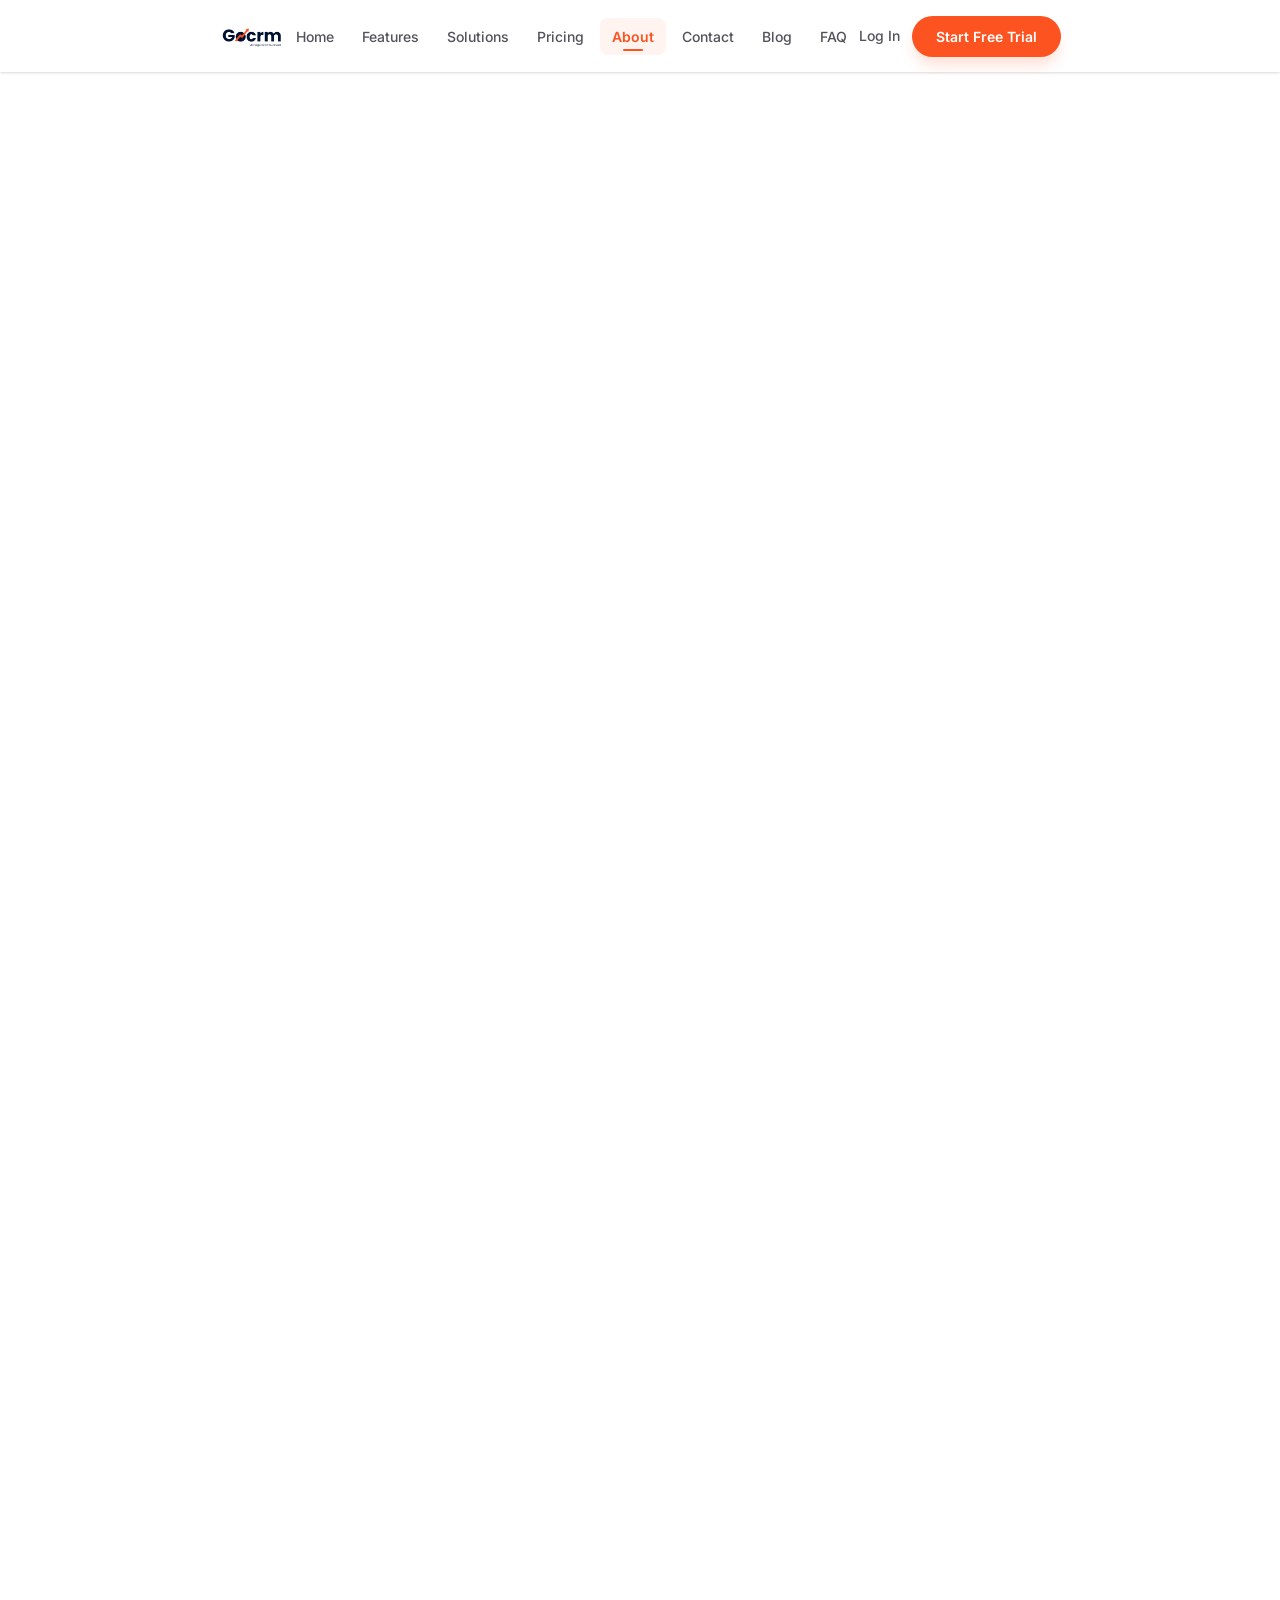
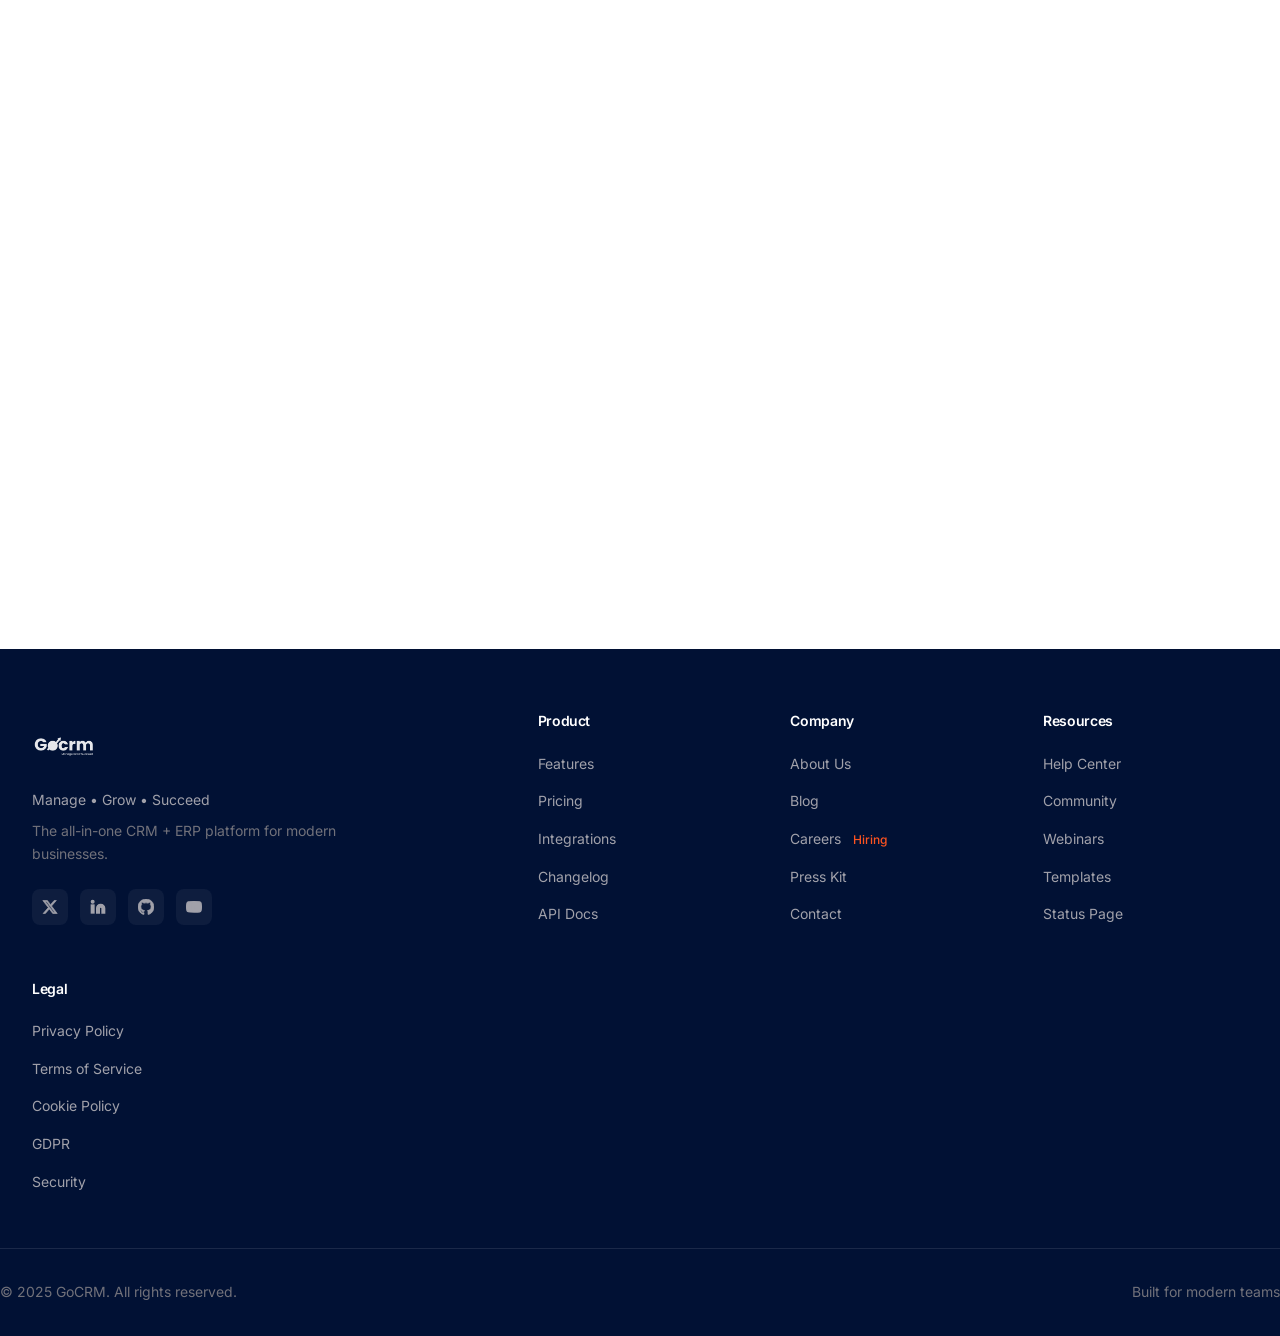
<file: about.html>
<!DOCTYPE html>
<html lang="en">
<head>
  <meta charset="UTF-8">
  <meta name="viewport" content="width=device-width, initial-scale=1.0">
  <title>About — GoCRM | Our Story &amp; Mission</title>
  <meta name="description" content="Learn about GoCRM's mission, our story, values, and the passionate team building the future of business management software.">
  <link rel="icon" href="assets/images/logo-gocrm.png" type="image/png">
  <link rel="preconnect" href="https://fonts.googleapis.com">
  <link rel="preconnect" href="https://fonts.gstatic.com" crossorigin>
  <link href="https://fonts.googleapis.com/css2?family=Inter:wght@400;500;600;700;800&display=swap" rel="stylesheet">
  <link rel="stylesheet" href="css/style.css">
</head>
<body class="page-about">
<div class="page-wrapper">

  <!-- Navigation -->
  <header class="nav" id="navbar">
    <div class="container">
      <div class="nav__inner">
        <a href="index.html" class="nav__logo">
          <img src="assets/images/logo-gocrm.png" alt="GoCRM" class="nav-logo">
        </a>
        <div class="nav__links">
          <a href="index.html" class="nav__link">Home</a>
          <a href="features.html" class="nav__link">Features</a>
          <a href="solutions.html" class="nav__link">Solutions</a>
          <a href="pricing.html" class="nav__link">Pricing</a>
          <a href="about.html" class="nav__link nav__link--active">About</a>
          <a href="contact.html" class="nav__link">Contact</a>
          <a href="blog.html" class="nav__link">Blog</a>
          <a href="faq.html" class="nav__link">FAQ</a>
        </div>
        <div class="nav__cta">
          <a href="#" class="nav__login">Log In</a>
          <a href="pricing.html" class="btn btn--primary btn--sm">Start Free Trial</a>
        </div>
        <button class="nav__hamburger" id="menu-toggle" aria-label="Open navigation menu">
          <svg width="24" height="24" viewBox="0 0 24 24" fill="none" stroke="currentColor" stroke-width="2" stroke-linecap="round"><line x1="3" y1="6" x2="21" y2="6"/><line x1="3" y1="12" x2="21" y2="12"/><line x1="3" y1="18" x2="21" y2="18"/></svg>
        </button>
      </div>
    </div>
  </header>

  <!-- Mobile Menu -->
  <div class="mobile-menu" id="mobile-menu">
    <div class="mobile-menu__overlay" id="menu-overlay"></div>
    <div class="mobile-menu__panel">
      <div class="mobile-menu__header">
        <img src="assets/images/logo-gocrm.png" alt="GoCRM" class="nav-logo">
        <button class="mobile-menu__close" id="menu-close" aria-label="Close">
          <svg width="24" height="24" viewBox="0 0 24 24" fill="none" stroke="currentColor" stroke-width="2" stroke-linecap="round"><line x1="18" y1="6" x2="6" y2="18"/><line x1="6" y1="6" x2="18" y2="18"/></svg>
        </button>
      </div>
      <div class="mobile-menu__body">
        <a href="index.html" class="mobile-menu__link">Home</a>
        <a href="features.html" class="mobile-menu__link">Features</a>
        <a href="solutions.html" class="mobile-menu__link">Solutions</a>
        <a href="pricing.html" class="mobile-menu__link">Pricing</a>
        <a href="about.html" class="mobile-menu__link mobile-menu__link--active">About</a>
        <a href="contact.html" class="mobile-menu__link">Contact</a>
        <a href="blog.html" class="mobile-menu__link">Blog</a>
        <a href="faq.html" class="mobile-menu__link">FAQ</a>
        <div class="mobile-menu__footer">
          <a href="#" class="btn btn--secondary btn--sm" style="width:100%">Log In</a>
          <a href="pricing.html" class="btn btn--primary btn--sm" style="width:100%;margin-top:12px">Start Free Trial</a>
        </div>
      </div>
    </div>
  </div>

  <main>

    <!-- Hero -->
    <section class="section" style="padding-top:8rem;padding-bottom:4rem;">
      <div class="container" style="text-align:center;max-width:700px;">
        <span class="section-label" data-animate="fadeInUp">About Us</span>
        <h2 style="font-size:2.5rem;font-weight:800;line-height:1.2;margin-top:1rem;margin-bottom:1rem;" data-animate="fadeInUp">About GoCRM</h2>
        <p style="font-size:1.125rem;color:var(--gray-500);line-height:1.7;" data-animate="fadeInUp">We're on a mission to make powerful business software accessible to every company, everywhere. Here's the story behind GoCRM.</p>
      </div>
    </section>

    <!-- Mission Section -->
    <section class="section" style="padding-bottom:4rem;">
      <div class="container">
        <div class="about-mission-card" data-animate="fadeInUp">
          <div style="display:flex;align-items:center;justify-content:center;gap:0.75rem;margin-bottom:1.25rem;">
            <svg width="28" height="28" viewBox="0 0 24 24" fill="none" stroke="#FD5320" stroke-width="2" stroke-linecap="round"><path d="M19 14c1.49-1.46 3-3.21 3-5.5A5.5 5.5 0 0 0 16.5 3c-1.76 0-3 .5-4.5 2-1.5-1.5-2.74-2-4.5-2A5.5 5.5 0 0 0 2 8.5c0 2.3 1.5 4.05 3 5.5l7 7Z"/></svg>
            <h3 style="font-size:1.5rem;font-weight:700;color:var(--navy);margin:0;">Our Mission</h3>
          </div>
          <p style="font-size:1.0625rem;color:var(--gray-600);line-height:1.8;max-width:680px;margin:0 auto;text-align:center;">Our mission is to democratize business software. We believe every business, regardless of size, deserves access to powerful tools that help them compete and thrive in the digital age.</p>
        </div>
      </div>
    </section>

    <!-- Story Section -->
    <section class="section" style="padding-bottom:5rem;">
      <div class="container">
        <div class="about-story-grid" data-animate="fadeInUp">
          <!-- Left: Text -->
          <div class="about-story-text">
            <h3 style="font-size:1.5rem;font-weight:700;color:var(--navy);margin-bottom:1.25rem;">Our Story</h3>
            <p style="color:var(--gray-600);line-height:1.8;margin-bottom:1rem;">GoCRM was born from a simple observation: small and medium businesses were paying enterprise prices for basic CRM and ERP tools — or worse, struggling with spreadsheets and disconnected apps.</p>
            <p style="color:var(--gray-600);line-height:1.8;margin-bottom:1rem;">Our founders, veterans of the SaaS industry, set out to build an all-in-one platform that combines CRM, ERP, project management, and analytics at a fraction of the cost.</p>
            <p style="color:var(--gray-600);line-height:1.8;">Today, GoCRM serves thousands of businesses across 30+ countries, and we're just getting started. Every day, we work to make our platform more powerful, more intuitive, and more affordable.</p>
          </div>
          <!-- Right: 2x2 Stats -->
          <div class="about-stats-grid" data-animate="stagger">
            <div class="about-stat-card">
              <span class="about-stat-value">2021</span>
              <span class="about-stat-label">Founded</span>
            </div>
            <div class="about-stat-card">
              <span class="about-stat-value">50+</span>
              <span class="about-stat-label">Team Members</span>
            </div>
            <div class="about-stat-card">
              <span class="about-stat-value">5,000+</span>
              <span class="about-stat-label">Customers</span>
            </div>
            <div class="about-stat-card">
              <span class="about-stat-value">30+</span>
              <span class="about-stat-label">Countries</span>
            </div>
          </div>
        </div>
      </div>
    </section>

    <!-- Values Section -->
    <section class="section" style="padding-bottom:5rem;">
      <div class="container">
        <h3 style="font-size:1.5rem;font-weight:700;color:var(--navy);text-align:center;margin-bottom:2.5rem;" data-animate="fadeInUp">Our Values</h3>
        <div class="values-grid" data-animate="stagger">

          <!-- Customer First -->
          <div class="value-card">
            <div class="value-card__icon">
              <svg width="24" height="24" viewBox="0 0 24 24" fill="none" stroke="currentColor" stroke-width="2" stroke-linecap="round"><path d="M19 14c1.49-1.46 3-3.21 3-5.5A5.5 5.5 0 0 0 16.5 3c-1.76 0-3 .5-4.5 2-1.5-1.5-2.74-2-4.5-2A5.5 5.5 0 0 0 2 8.5c0 2.3 1.5 4.05 3 5.5l7 7Z"/></svg>
            </div>
            <h4 class="value-card__title">Customer First</h4>
            <p class="value-card__desc">Every decision starts with our customers. We listen, learn, and build what they truly need to succeed.</p>
          </div>

          <!-- Innovation -->
          <div class="value-card">
            <div class="value-card__icon">
              <svg width="24" height="24" viewBox="0 0 24 24" fill="none" stroke="currentColor" stroke-width="2" stroke-linecap="round"><path d="M15 14c.2-1 .7-1.7 1.5-2.5 1-.9 1.5-2.2 1.5-3.5A6 6 0 0 0 6 8c0 1 .2 2.2 1.5 3.5.7.7 1.3 1.5 1.5 2.5"/><path d="M9 18h6"/><path d="M10 22h4"/></svg>
            </div>
            <h4 class="value-card__title">Innovation</h4>
            <p class="value-card__desc">We push boundaries and embrace new ideas to build better tools that give our customers a competitive edge.</p>
          </div>

          <!-- Simplicity -->
          <div class="value-card">
            <div class="value-card__icon">
              <svg width="24" height="24" viewBox="0 0 24 24" fill="none" stroke="currentColor" stroke-width="2" stroke-linecap="round"><path d="m12 3-1.912 5.813a2 2 0 0 1-1.275 1.275L3 12l5.813 1.912a2 2 0 0 1 1.275 1.275L12 21l1.912-5.813a2 2 0 0 1 1.275-1.275L21 12l-5.813-1.912a2 2 0 0 1-1.275-1.275L12 3Z"/><path d="M5 3v4"/><path d="M19 17v4"/><path d="M3 5h4"/><path d="M17 19h4"/></svg>
            </div>
            <h4 class="value-card__title">Simplicity</h4>
            <p class="value-card__desc">Powerful doesn't mean complicated. We make complex things simple, intuitive, and delightful to use.</p>
          </div>

          <!-- Transparency -->
          <div class="value-card">
            <div class="value-card__icon">
              <svg width="24" height="24" viewBox="0 0 24 24" fill="none" stroke="currentColor" stroke-width="2" stroke-linecap="round"><path d="M2 12s3-7 10-7 10 7 10 7-3 7-10 7-10-7-10-7Z"/><circle cx="12" cy="12" r="3"/></svg>
            </div>
            <h4 class="value-card__title">Transparency</h4>
            <p class="value-card__desc">Honest pricing, open communication, and no hidden agendas. What you see is what you get.</p>
          </div>

        </div>
      </div>
    </section>

    <!-- Team Section -->
    <section class="section" style="padding-bottom:5rem;">
      <div class="container">
        <div style="text-align:center;margin-bottom:2.5rem;" data-animate="fadeInUp">
          <h3 style="font-size:1.5rem;font-weight:700;color:var(--navy);margin-bottom:0.75rem;">Meet Our Team</h3>
          <p style="color:var(--gray-500);max-width:560px;margin:0 auto;line-height:1.7;">The passionate people behind GoCRM who work every day to build the best business platform for you.</p>
        </div>
        <div class="team-grid" data-animate="stagger">

          <!-- Alex Morgan -->
          <div class="team-card">
            <div class="team-card__avatar" style="background-color: #FD5320;">
              <span>AM</span>
            </div>
            <h4 class="team-card__name">Alex Morgan</h4>
            <p class="team-card__role">CEO &amp; Co-Founder</p>
          </div>

          <!-- Priya Sharma -->
          <div class="team-card">
            <div class="team-card__avatar" style="background-color: #011134;">
              <span>PS</span>
            </div>
            <h4 class="team-card__name">Priya Sharma</h4>
            <p class="team-card__role">CTO</p>
          </div>

          <!-- James Liu -->
          <div class="team-card">
            <div class="team-card__avatar" style="background-color: #FD5320;">
              <span>JL</span>
            </div>
            <h4 class="team-card__name">James Liu</h4>
            <p class="team-card__role">Head of Product</p>
          </div>

          <!-- Sarah Williams -->
          <div class="team-card">
            <div class="team-card__avatar" style="background-color: #011134;">
              <span>SW</span>
            </div>
            <h4 class="team-card__name">Sarah Williams</h4>
            <p class="team-card__role">VP of Sales</p>
          </div>

          <!-- Omar Hassan -->
          <div class="team-card">
            <div class="team-card__avatar" style="background-color: #FD5320;">
              <span>OH</span>
            </div>
            <h4 class="team-card__name">Omar Hassan</h4>
            <p class="team-card__role">Head of Engineering</p>
          </div>

          <!-- Maria Costa -->
          <div class="team-card">
            <div class="team-card__avatar" style="background-color: #011134;">
              <span>MC</span>
            </div>
            <h4 class="team-card__name">Maria Costa</h4>
            <p class="team-card__role">Head of Design</p>
          </div>

        </div>
      </div>
    </section>

  </main>

  <!-- Footer -->
  <footer class="footer">
    <div class="footer__top">
      <div class="container">
        <div class="footer__grid">
          <div class="footer__brand">
            <img src="assets/images/logo-gocrm.png" alt="GoCRM" class="footer-logo">
            <p class="footer__tagline">Manage &bull; Grow &bull; Succeed</p>
            <p class="footer__desc">The all-in-one CRM + ERP platform for modern businesses.</p>
            <div class="footer__social">
              <a href="#" class="footer__social-btn" aria-label="Twitter"><svg width="16" height="16" viewBox="0 0 24 24" fill="currentColor"><path d="M18.244 2.25h3.308l-7.227 8.26 8.502 11.24H16.17l-5.214-6.817L4.99 21.75H1.68l7.73-8.835L1.254 2.25H8.08l4.713 6.231zm-1.161 17.52h1.833L7.084 4.126H5.117z"/></svg></a>
              <a href="#" class="footer__social-btn" aria-label="LinkedIn"><svg width="16" height="16" viewBox="0 0 24 24" fill="none" stroke="currentColor" stroke-width="2" stroke-linecap="round"><path d="M16 8a6 6 0 0 1 6 6v7h-4v-7a2 2 0 0 0-2-2 2 2 0 0 0-2 2v7h-4v-7a6 6 0 0 1 6-6z"/><rect x="2" y="9" width="4" height="12"/><circle cx="4" cy="4" r="2"/></svg></a>
              <a href="#" class="footer__social-btn" aria-label="GitHub"><svg width="16" height="16" viewBox="0 0 24 24" fill="currentColor"><path d="M12 0c-6.626 0-12 5.373-12 12 0 5.302 3.438 9.8 8.207 11.387.599.111.793-.261.793-.577v-2.234c-3.338.726-4.033-1.416-4.033-1.416-.546-1.387-1.333-1.756-1.333-1.756-1.089-.745.083-.729.083-.729 1.205.084 1.839 1.237 1.839 1.237 1.07 1.834 2.807 1.304 3.492.997.107-.775.418-1.305.762-1.604-2.665-.305-5.467-1.334-5.467-5.931 0-1.311.469-2.381 1.236-3.221-.124-.303-.535-1.524.117-3.176 0 0 1.008-.322 3.301 1.23.957-.266 1.983-.399 3.003-.404 1.02.005 2.047.138 3.006.404 2.291-1.552 3.297-1.23 3.297-1.23.653 1.653.242 2.874.118 3.176.77.84 1.235 1.911 1.235 3.221 0 4.609-2.807 5.624-5.479 5.921.43.372.823 1.102.823 2.222v3.293c0 .319.192.694.801.576 4.765-1.589 8.199-6.086 8.199-11.386 0-6.627-5.373-12-12-12z"/></svg></a>
              <a href="#" class="footer__social-btn" aria-label="YouTube"><svg width="16" height="16" viewBox="0 0 24 24" fill="none" stroke="currentColor" stroke-width="2" stroke-linecap="round"><path d="M22.54 6.42a2.78 2.78 0 0 0-1.94-2C18.88 4 12 4 12 4s-6.88 0-8.6.46a2.78 2.78 0 0 0-1.94 2A29 29 0 0 0 1 11.75a29 29 0 0 0 .46 5.33A2.78 2.78 0 0 0 3.4 19.1c1.72.46 8.6.46 8.6.46s6.88 0 8.6-.46a2.78 2.78 0 0 0 1.94-2 29 29 0 0 0 .46-5.25 29 29 0 0 0-.46-5.43z"/><polygon points="9.75 15.02 15.5 11.75 9.75 8.48 9.75 15.02"/></svg></a>
            </div>
          </div>
          <div>
            <h4 class="footer__col-title">Product</h4>
            <ul class="footer__col-links">
              <li><a href="features.html">Features</a></li>
              <li><a href="pricing.html">Pricing</a></li>
              <li><a href="#">Integrations</a></li>
              <li><a href="#">Changelog</a></li>
              <li><a href="#">API Docs</a></li>
            </ul>
          </div>
          <div>
            <h4 class="footer__col-title">Company</h4>
            <ul class="footer__col-links">
              <li><a href="about.html">About Us</a></li>
              <li><a href="blog.html">Blog</a></li>
              <li><a href="#">Careers <span class="footer__badge">Hiring</span></a></li>
              <li><a href="#">Press Kit</a></li>
              <li><a href="contact.html">Contact</a></li>
            </ul>
          </div>
          <div>
            <h4 class="footer__col-title">Resources</h4>
            <ul class="footer__col-links">
              <li><a href="#">Help Center</a></li>
              <li><a href="#">Community</a></li>
              <li><a href="#">Webinars</a></li>
              <li><a href="#">Templates</a></li>
              <li><a href="#">Status Page</a></li>
            </ul>
          </div>
          <div>
            <h4 class="footer__col-title">Legal</h4>
            <ul class="footer__col-links">
              <li><a href="#">Privacy Policy</a></li>
              <li><a href="#">Terms of Service</a></li>
              <li><a href="#">Cookie Policy</a></li>
              <li><a href="#">GDPR</a></li>
              <li><a href="#">Security</a></li>
            </ul>
          </div>
        </div>
      </div>
    </div>
    <div class="footer__bottom">
      <div class="footer__bottom-inner">
        <p class="footer__copy">&copy; 2025 GoCRM. All rights reserved.</p>
        <p class="footer__copy">Built for modern teams</p>
      </div>
    </div>
  </footer>

</div><!-- /.page-wrapper -->
<script src="js/script.js" defer></script>
</body>
</html>
</file>
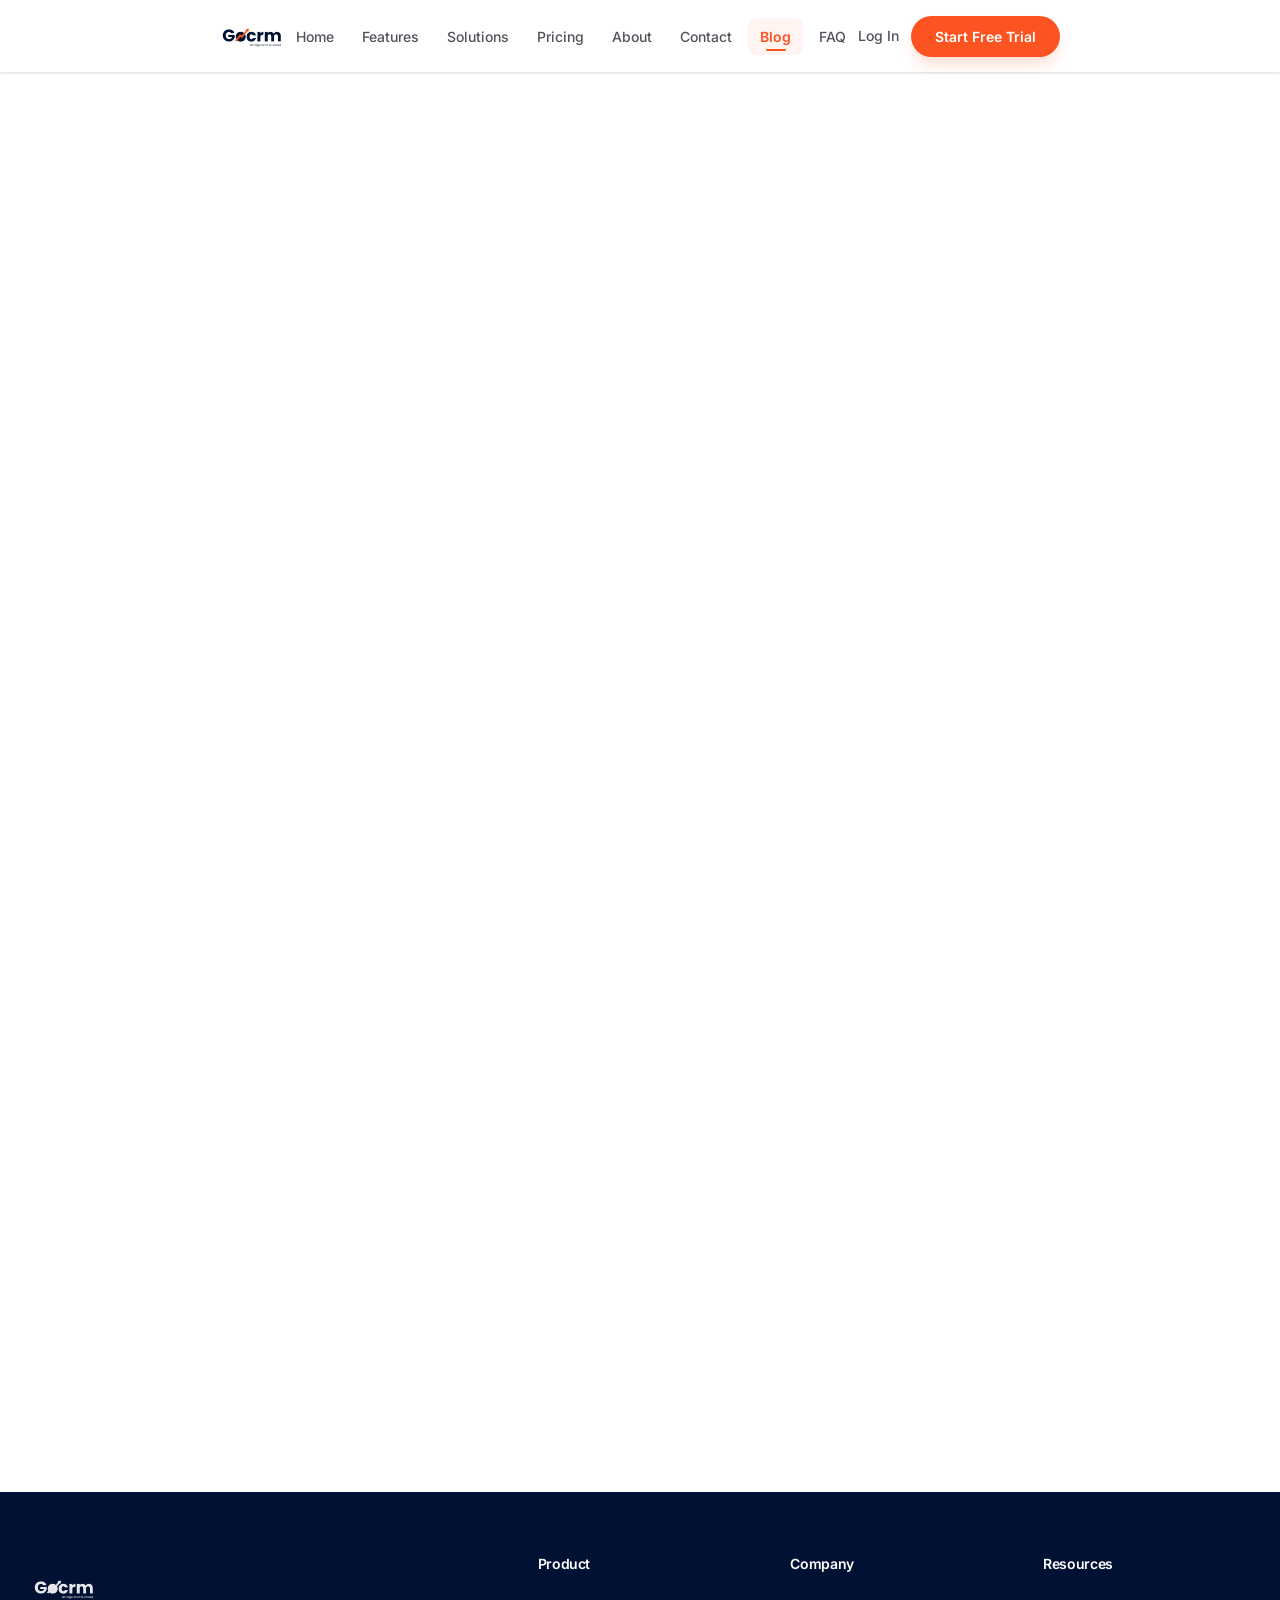
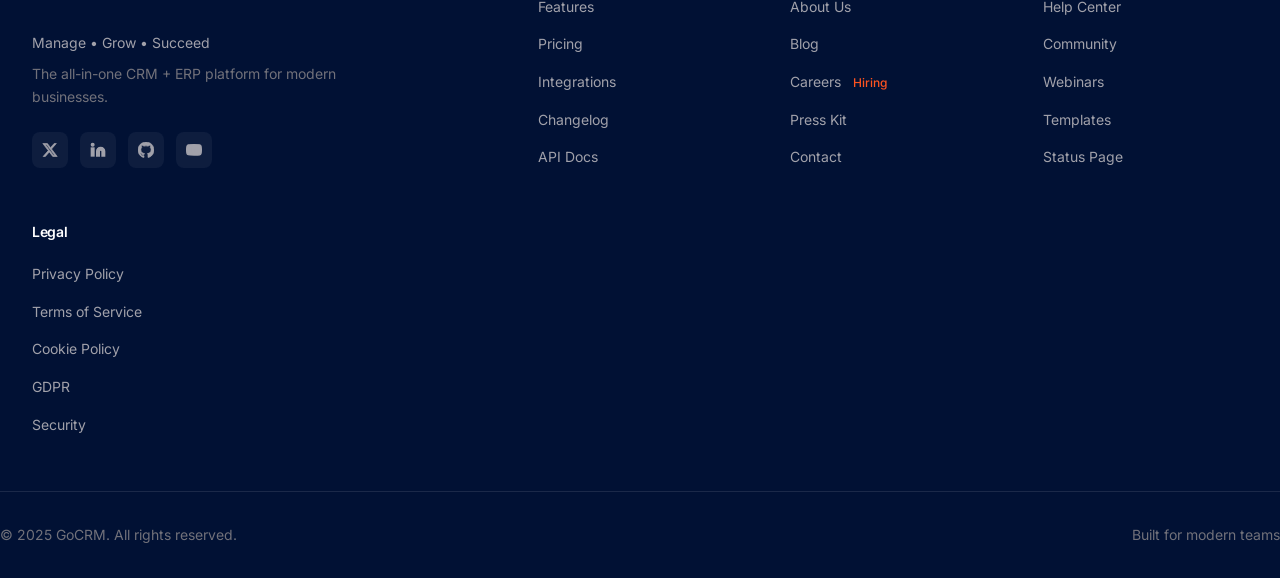
<file: blog.html>
<!DOCTYPE html>
<html lang="en">
<head>
  <meta charset="UTF-8">
  <meta name="viewport" content="width=device-width, initial-scale=1.0">
  <title>Blog &amp; Resources — GoCRM</title>
  <meta name="description" content="Insights, tutorials, and industry news to help you get the most out of GoCRM and grow your business smarter.">
  <link rel="icon" href="assets/images/logo-gocrm.png" type="image/png">
  <link rel="preconnect" href="https://fonts.googleapis.com">
  <link rel="preconnect" href="https://fonts.gstatic.com" crossorigin>
  <link href="https://fonts.googleapis.com/css2?family=Inter:wght@400;500;600;700;800&display=swap" rel="stylesheet">
  <link rel="stylesheet" href="css/style.css">
</head>
<body class="page-blog">
<div class="page-wrapper">

  <!-- Navigation -->
  <header class="nav" id="navbar">
    <div class="container">
      <div class="nav__inner">
        <a href="index.html" class="nav__logo">
          <img src="assets/images/logo-gocrm.png" alt="GoCRM" class="nav-logo">
        </a>
        <div class="nav__links">
          <a href="index.html" class="nav__link">Home</a>
          <a href="features.html" class="nav__link">Features</a>
          <a href="solutions.html" class="nav__link">Solutions</a>
          <a href="pricing.html" class="nav__link">Pricing</a>
          <a href="about.html" class="nav__link">About</a>
          <a href="contact.html" class="nav__link">Contact</a>
          <a href="blog.html" class="nav__link nav__link--active">Blog</a>
          <a href="faq.html" class="nav__link">FAQ</a>
        </div>
        <div class="nav__cta">
          <a href="#" class="nav__login">Log In</a>
          <a href="pricing.html" class="btn btn--primary btn--sm">Start Free Trial</a>
        </div>
        <button class="nav__hamburger" id="menu-toggle" aria-label="Open navigation menu">
          <svg width="24" height="24" viewBox="0 0 24 24" fill="none" stroke="currentColor" stroke-width="2" stroke-linecap="round"><line x1="3" y1="6" x2="21" y2="6"/><line x1="3" y1="12" x2="21" y2="12"/><line x1="3" y1="18" x2="21" y2="18"/></svg>
        </button>
      </div>
    </div>
  </header>

  <!-- Mobile Menu -->
  <div class="mobile-menu" id="mobile-menu">
    <div class="mobile-menu__overlay" id="menu-overlay"></div>
    <div class="mobile-menu__panel">
      <div class="mobile-menu__header">
        <img src="assets/images/logo-gocrm.png" alt="GoCRM" class="nav-logo">
        <button class="mobile-menu__close" id="menu-close" aria-label="Close">
          <svg width="24" height="24" viewBox="0 0 24 24" fill="none" stroke="currentColor" stroke-width="2" stroke-linecap="round"><line x1="18" y1="6" x2="6" y2="18"/><line x1="6" y1="6" x2="18" y2="18"/></svg>
        </button>
      </div>
      <div class="mobile-menu__body">
        <a href="index.html" class="mobile-menu__link">Home</a>
        <a href="features.html" class="mobile-menu__link">Features</a>
        <a href="solutions.html" class="mobile-menu__link">Solutions</a>
        <a href="pricing.html" class="mobile-menu__link">Pricing</a>
        <a href="about.html" class="mobile-menu__link">About</a>
        <a href="contact.html" class="mobile-menu__link">Contact</a>
        <a href="blog.html" class="mobile-menu__link mobile-menu__link--active">Blog</a>
        <a href="faq.html" class="mobile-menu__link">FAQ</a>
        <div class="mobile-menu__footer">
          <a href="#" class="btn btn--secondary btn--sm" style="width:100%">Log In</a>
          <a href="pricing.html" class="btn btn--primary btn--sm" style="width:100%;margin-top:12px">Start Free Trial</a>
        </div>
      </div>
    </div>
  </div>

  <main>

    <!-- Hero -->
    <section class="section" style="padding-top:8rem;padding-bottom:4rem;">
      <div class="container" style="text-align:center;max-width:700px;">
        <span class="section-label" data-animate="fadeInUp">Blog</span>
        <h2 style="font-size:2.5rem;font-weight:800;line-height:1.2;margin-top:1rem;margin-bottom:1rem;" data-animate="fadeInUp">Blog &amp; Resources</h2>
        <p style="font-size:1.125rem;color:var(--gray-500);line-height:1.7;" data-animate="fadeInUp">Insights, tutorials, and industry news to help you get the most out of GoCRM and grow your business smarter.</p>
      </div>
    </section>

    <!-- Blog Grid -->
    <section class="section" style="padding-bottom:5rem;">
      <div class="container">
        <div class="blog-grid" data-animate="stagger">

          <!-- Card 1 -->
          <article class="blog-card">
            <div class="blog-card__image">
              <svg width="40" height="40" viewBox="0 0 24 24" fill="none" stroke="currentColor" stroke-width="1.5" stroke-linecap="round"><path d="M2 3h6a4 4 0 0 1 4 4v14a3 3 0 0 0-3-3H2z"/><path d="M22 3h-6a4 4 0 0 0-4 4v14a3 3 0 0 1 3-3h7z"/></svg>
            </div>
            <span class="blog-card__category blog-card__category--tips">Tips</span>
            <h3 class="blog-card__title">10 CRM Best Practices for Growing Businesses</h3>
            <p class="blog-card__excerpt">Learn the essential CRM strategies that successful businesses use to nurture relationships and drive growth.</p>
            <div class="blog-card__author">
              <div class="blog-card__avatar">AM</div>
              <div class="blog-card__author-info">
                <span class="blog-card__author-name">Alex Morgan</span>
                <span class="blog-card__author-date">Dec 15, 2024</span>
              </div>
            </div>
          </article>

          <!-- Card 2 -->
          <article class="blog-card">
            <div class="blog-card__image">
              <svg width="40" height="40" viewBox="0 0 24 24" fill="none" stroke="currentColor" stroke-width="1.5" stroke-linecap="round"><path d="M2 3h6a4 4 0 0 1 4 4v14a3 3 0 0 0-3-3H2z"/><path d="M22 3h-6a4 4 0 0 0-4 4v14a3 3 0 0 1 3-3h7z"/></svg>
            </div>
            <span class="blog-card__category blog-card__category--product">Product</span>
            <h3 class="blog-card__title">How to Build a Sales Pipeline That Converts</h3>
            <p class="blog-card__excerpt">Step-by-step guide to creating a sales pipeline that turns leads into customers consistently.</p>
            <div class="blog-card__author">
              <div class="blog-card__avatar">SW</div>
              <div class="blog-card__author-info">
                <span class="blog-card__author-name">Sarah Williams</span>
                <span class="blog-card__author-date">Dec 10, 2024</span>
              </div>
            </div>
          </article>

          <!-- Card 3 -->
          <article class="blog-card">
            <div class="blog-card__image">
              <svg width="40" height="40" viewBox="0 0 24 24" fill="none" stroke="currentColor" stroke-width="1.5" stroke-linecap="round"><path d="M2 3h6a4 4 0 0 1 4 4v14a3 3 0 0 0-3-3H2z"/><path d="M22 3h-6a4 4 0 0 0-4 4v14a3 3 0 0 1 3-3h7z"/></svg>
            </div>
            <span class="blog-card__category blog-card__category--industry">Industry</span>
            <h3 class="blog-card__title">The Future of ERP: Trends to Watch in 2025</h3>
            <p class="blog-card__excerpt">Explore the emerging trends in ERP technology and how they will shape business operations.</p>
            <div class="blog-card__author">
              <div class="blog-card__avatar">PS</div>
              <div class="blog-card__author-info">
                <span class="blog-card__author-name">Priya Sharma</span>
                <span class="blog-card__author-date">Dec 5, 2024</span>
              </div>
            </div>
          </article>

          <!-- Card 4 -->
          <article class="blog-card">
            <div class="blog-card__image">
              <svg width="40" height="40" viewBox="0 0 24 24" fill="none" stroke="currentColor" stroke-width="1.5" stroke-linecap="round"><path d="M2 3h6a4 4 0 0 1 4 4v14a3 3 0 0 0-3-3H2z"/><path d="M22 3h-6a4 4 0 0 0-4 4v14a3 3 0 0 1 3-3h7z"/></svg>
            </div>
            <span class="blog-card__category blog-card__category--tips">Tips</span>
            <h3 class="blog-card__title">Inventory Management 101: A Complete Guide</h3>
            <p class="blog-card__excerpt">Everything you need to know about managing inventory effectively, from basics to advanced strategies.</p>
            <div class="blog-card__author">
              <div class="blog-card__avatar">JL</div>
              <div class="blog-card__author-info">
                <span class="blog-card__author-name">James Liu</span>
                <span class="blog-card__author-date">Nov 28, 2024</span>
              </div>
            </div>
          </article>

          <!-- Card 5 -->
          <article class="blog-card">
            <div class="blog-card__image">
              <svg width="40" height="40" viewBox="0 0 24 24" fill="none" stroke="currentColor" stroke-width="1.5" stroke-linecap="round"><path d="M2 3h6a4 4 0 0 1 4 4v14a3 3 0 0 0-3-3H2z"/><path d="M22 3h-6a4 4 0 0 0-4 4v14a3 3 0 0 1 3-3h7z"/></svg>
            </div>
            <span class="blog-card__category blog-card__category--industry">Industry</span>
            <h3 class="blog-card__title">Why SMEs Need All-in-One Business Software</h3>
            <p class="blog-card__excerpt">Discover why small and medium enterprises are switching to unified platforms over disjointed tools.</p>
            <div class="blog-card__author">
              <div class="blog-card__avatar">OH</div>
              <div class="blog-card__author-info">
                <span class="blog-card__author-name">Omar Hassan</span>
                <span class="blog-card__author-date">Nov 20, 2024</span>
              </div>
            </div>
          </article>

          <!-- Card 6 -->
          <article class="blog-card">
            <div class="blog-card__image">
              <svg width="40" height="40" viewBox="0 0 24 24" fill="none" stroke="currentColor" stroke-width="1.5" stroke-linecap="round"><path d="M2 3h6a4 4 0 0 1 4 4v14a3 3 0 0 0-3-3H2z"/><path d="M22 3h-6a4 4 0 0 0-4 4v14a3 3 0 0 1 3-3h7z"/></svg>
            </div>
            <span class="blog-card__category blog-card__category--product">Product</span>
            <h3 class="blog-card__title">GoCRM 3.0: What's New and Improved</h3>
            <p class="blog-card__excerpt">A deep dive into the latest GoCRM release — new features, performance improvements, and more.</p>
            <div class="blog-card__author">
              <div class="blog-card__avatar">MC</div>
              <div class="blog-card__author-info">
                <span class="blog-card__author-name">Maria Costa</span>
                <span class="blog-card__author-date">Nov 15, 2024</span>
              </div>
            </div>
          </article>

        </div>

        <div style="text-align:center;margin-top:3rem;" data-animate="fadeInUp">
          <button class="btn btn--outline btn--rounded-full">Load More Articles</button>
        </div>
      </div>
    </section>

  </main>

  <!-- Footer -->
  <footer class="footer">
    <div class="footer__top">
      <div class="container">
        <div class="footer__grid">
          <div class="footer__brand">
            <img src="assets/images/logo-gocrm.png" alt="GoCRM" class="footer-logo">
            <p class="footer__tagline">Manage &bull; Grow &bull; Succeed</p>
            <p class="footer__desc">The all-in-one CRM + ERP platform for modern businesses.</p>
            <div class="footer__social">
              <a href="#" class="footer__social-btn" aria-label="Twitter"><svg width="16" height="16" viewBox="0 0 24 24" fill="currentColor"><path d="M18.244 2.25h3.308l-7.227 8.26 8.502 11.24H16.17l-5.214-6.817L4.99 21.75H1.68l7.73-8.835L1.254 2.25H8.08l4.713 6.231zm-1.161 17.52h1.833L7.084 4.126H5.117z"/></svg></a>
              <a href="#" class="footer__social-btn" aria-label="LinkedIn"><svg width="16" height="16" viewBox="0 0 24 24" fill="none" stroke="currentColor" stroke-width="2" stroke-linecap="round"><path d="M16 8a6 6 0 0 1 6 6v7h-4v-7a2 2 0 0 0-2-2 2 2 0 0 0-2 2v7h-4v-7a6 6 0 0 1 6-6z"/><rect x="2" y="9" width="4" height="12"/><circle cx="4" cy="4" r="2"/></svg></a>
              <a href="#" class="footer__social-btn" aria-label="GitHub"><svg width="16" height="16" viewBox="0 0 24 24" fill="currentColor"><path d="M12 0c-6.626 0-12 5.373-12 12 0 5.302 3.438 9.8 8.207 11.387.599.111.793-.261.793-.577v-2.234c-3.338.726-4.033-1.416-4.033-1.416-.546-1.387-1.333-1.756-1.333-1.756-1.089-.745.083-.729.083-.729 1.205.084 1.839 1.237 1.839 1.237 1.07 1.834 2.807 1.304 3.492.997.107-.775.418-1.305.762-1.604-2.665-.305-5.467-1.334-5.467-5.931 0-1.311.469-2.381 1.236-3.221-.124-.303-.535-1.524.117-3.176 0 0 1.008-.322 3.301 1.23.957-.266 1.983-.399 3.003-.404 1.02.005 2.047.138 3.006.404 2.291-1.552 3.297-1.23 3.297-1.23.653 1.653.242 2.874.118 3.176.77.84 1.235 1.911 1.235 3.221 0 4.609-2.807 5.624-5.479 5.921.43.372.823 1.102.823 2.222v3.293c0 .319.192.694.801.576 4.765-1.589 8.199-6.086 8.199-11.386 0-6.627-5.373-12-12-12z"/></svg></a>
              <a href="#" class="footer__social-btn" aria-label="YouTube"><svg width="16" height="16" viewBox="0 0 24 24" fill="none" stroke="currentColor" stroke-width="2" stroke-linecap="round"><path d="M22.54 6.42a2.78 2.78 0 0 0-1.94-2C18.88 4 12 4 12 4s-6.88 0-8.6.46a2.78 2.78 0 0 0-1.94 2A29 29 0 0 0 1 11.75a29 29 0 0 0 .46 5.33A2.78 2.78 0 0 0 3.4 19.1c1.72.46 8.6.46 8.6.46s6.88 0 8.6-.46a2.78 2.78 0 0 0 1.94-2 29 29 0 0 0 .46-5.25 29 29 0 0 0-.46-5.43z"/><polygon points="9.75 15.02 15.5 11.75 9.75 8.48 9.75 15.02"/></svg></a>
            </div>
          </div>
          <div>
            <h4 class="footer__col-title">Product</h4>
            <ul class="footer__col-links">
              <li><a href="features.html">Features</a></li>
              <li><a href="pricing.html">Pricing</a></li>
              <li><a href="#">Integrations</a></li>
              <li><a href="#">Changelog</a></li>
              <li><a href="#">API Docs</a></li>
            </ul>
          </div>
          <div>
            <h4 class="footer__col-title">Company</h4>
            <ul class="footer__col-links">
              <li><a href="about.html">About Us</a></li>
              <li><a href="blog.html">Blog</a></li>
              <li><a href="#">Careers <span class="footer__badge">Hiring</span></a></li>
              <li><a href="#">Press Kit</a></li>
              <li><a href="contact.html">Contact</a></li>
            </ul>
          </div>
          <div>
            <h4 class="footer__col-title">Resources</h4>
            <ul class="footer__col-links">
              <li><a href="#">Help Center</a></li>
              <li><a href="#">Community</a></li>
              <li><a href="#">Webinars</a></li>
              <li><a href="#">Templates</a></li>
              <li><a href="#">Status Page</a></li>
            </ul>
          </div>
          <div>
            <h4 class="footer__col-title">Legal</h4>
            <ul class="footer__col-links">
              <li><a href="#">Privacy Policy</a></li>
              <li><a href="#">Terms of Service</a></li>
              <li><a href="#">Cookie Policy</a></li>
              <li><a href="#">GDPR</a></li>
              <li><a href="#">Security</a></li>
            </ul>
          </div>
        </div>
      </div>
    </div>
    <div class="footer__bottom">
      <div class="footer__bottom-inner">
        <p class="footer__copy">&copy; 2025 GoCRM. All rights reserved.</p>
        <p class="footer__copy">Built for modern teams</p>
      </div>
    </div>
  </footer>

</div><!-- /.page-wrapper -->
<script src="js/script.js" defer></script>
</body>
</html>
</file>
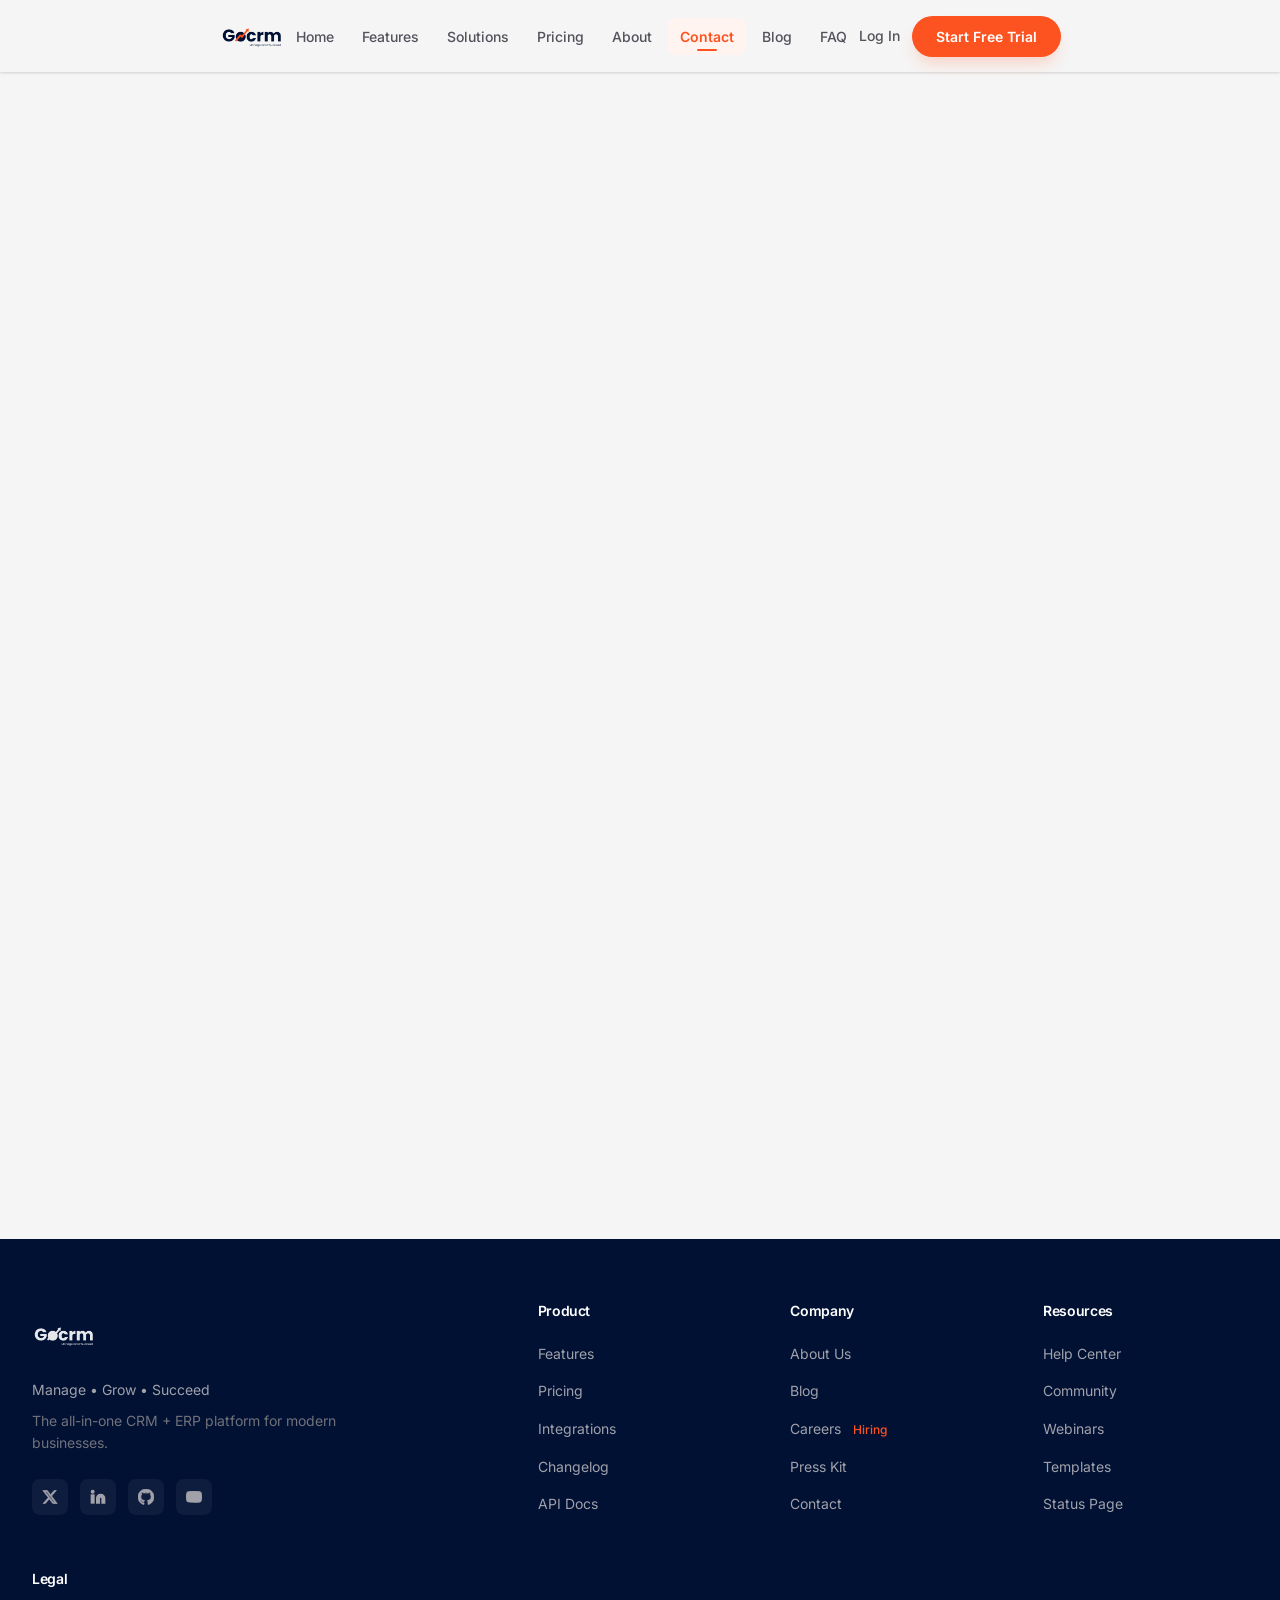
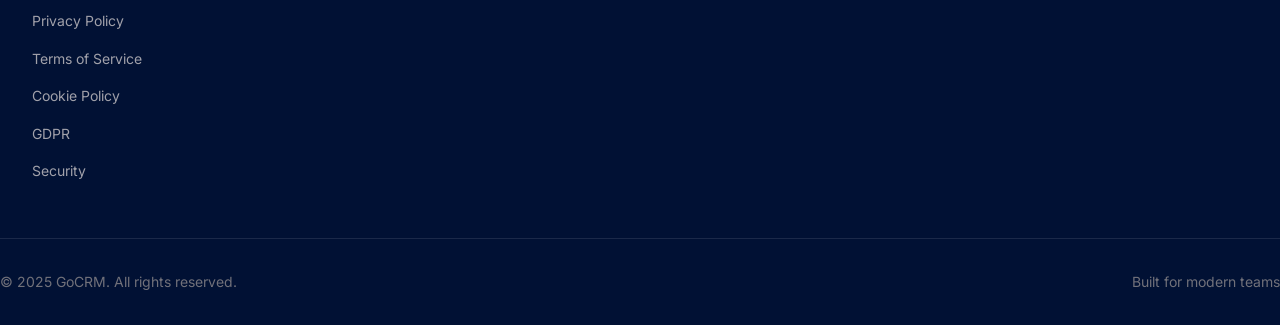
<file: contact.html>
<!DOCTYPE html>
<html lang="en">
<head>
  <meta charset="UTF-8">
  <meta name="viewport" content="width=device-width, initial-scale=1.0">
  <title>Contact — GoCRM | Get in Touch</title>
  <meta name="description" content="Have a question or want to learn more? We'd love to hear from you. Send us a message and we'll respond as soon as possible.">
  <link rel="icon" href="assets/images/logo-gocrm.png" type="image/png">
  <link rel="preconnect" href="https://fonts.googleapis.com">
  <link rel="preconnect" href="https://fonts.gstatic.com" crossorigin>
  <link href="https://fonts.googleapis.com/css2?family=Inter:wght@400;500;600;700;800&display=swap" rel="stylesheet">
  <link rel="stylesheet" href="css/style.css">
</head>
<body class="page-contact">
<div class="page-wrapper">

  <!-- Navigation -->
  <header class="nav" id="navbar">
    <div class="container">
      <div class="nav__inner">
        <a href="index.html" class="nav__logo">
          <img src="assets/images/logo-gocrm.png" alt="GoCRM" class="nav-logo">
        </a>
        <div class="nav__links">
          <a href="index.html" class="nav__link">Home</a>
          <a href="features.html" class="nav__link">Features</a>
          <a href="solutions.html" class="nav__link">Solutions</a>
          <a href="pricing.html" class="nav__link">Pricing</a>
          <a href="about.html" class="nav__link">About</a>
          <a href="contact.html" class="nav__link nav__link--active">Contact</a>
          <a href="blog.html" class="nav__link">Blog</a>
          <a href="faq.html" class="nav__link">FAQ</a>
        </div>
        <div class="nav__cta">
          <a href="#" class="nav__login">Log In</a>
          <a href="pricing.html" class="btn btn--primary btn--sm">Start Free Trial</a>
        </div>
        <button class="nav__hamburger" id="menu-toggle" aria-label="Open navigation menu">
          <svg width="24" height="24" viewBox="0 0 24 24" fill="none" stroke="currentColor" stroke-width="2" stroke-linecap="round"><line x1="3" y1="6" x2="21" y2="6"/><line x1="3" y1="12" x2="21" y2="12"/><line x1="3" y1="18" x2="21" y2="18"/></svg>
        </button>
      </div>
    </div>
  </header>

  <!-- Mobile Menu -->
  <div class="mobile-menu" id="mobile-menu">
    <div class="mobile-menu__overlay" id="menu-overlay"></div>
    <div class="mobile-menu__panel">
      <div class="mobile-menu__header">
        <img src="assets/images/logo-gocrm.png" alt="GoCRM" class="nav-logo">
        <button class="mobile-menu__close" id="menu-close" aria-label="Close">
          <svg width="24" height="24" viewBox="0 0 24 24" fill="none" stroke="currentColor" stroke-width="2" stroke-linecap="round"><line x1="18" y1="6" x2="6" y2="18"/><line x1="6" y1="6" x2="18" y2="18"/></svg>
        </button>
      </div>
      <div class="mobile-menu__body">
        <a href="index.html" class="mobile-menu__link">Home</a>
        <a href="features.html" class="mobile-menu__link">Features</a>
        <a href="solutions.html" class="mobile-menu__link">Solutions</a>
        <a href="pricing.html" class="mobile-menu__link">Pricing</a>
        <a href="about.html" class="mobile-menu__link">About</a>
        <a href="contact.html" class="mobile-menu__link mobile-menu__link--active">Contact</a>
        <a href="blog.html" class="mobile-menu__link">Blog</a>
        <a href="faq.html" class="mobile-menu__link">FAQ</a>
        <div class="mobile-menu__footer">
          <a href="#" class="btn btn--secondary btn--sm" style="width:100%">Log In</a>
          <a href="pricing.html" class="btn btn--primary btn--sm" style="width:100%;margin-top:12px">Start Free Trial</a>
        </div>
      </div>
    </div>
  </div>

  <main>

    <!-- Hero -->
    <section class="section" style="padding-top:8rem;padding-bottom:4rem;">
      <div class="container" style="text-align:center;max-width:700px;">
        <span class="section-label" data-animate="fadeInUp">Contact</span>
        <h2 style="font-size:2.5rem;font-weight:800;line-height:1.2;margin-top:1rem;margin-bottom:1rem;" data-animate="fadeInUp">Get in Touch</h2>
        <p style="font-size:1.125rem;color:var(--gray-500);line-height:1.7;" data-animate="fadeInUp">Have a question or want to learn more? We'd love to hear from you. Send us a message and we'll respond as soon as possible.</p>
      </div>
    </section>

    <!-- Contact Section -->
    <section class="section" style="padding-bottom:5rem;">
      <div class="container">
        <div class="contact-layout">

          <!-- Left — Form -->
          <div class="contact-form-card" data-animate="fadeInUp">
            <form class="contact-form">
              <div class="form-group">
                <label class="form-label" for="name">Full Name</label>
                <input type="text" id="name" class="form-input" placeholder="John Doe" required>
              </div>
              <div class="form-group">
                <label class="form-label" for="email">Email</label>
                <input type="email" id="email" class="form-input" placeholder="john@company.com" required>
              </div>
              <div class="form-group">
                <label class="form-label" for="company">Company</label>
                <input type="text" id="company" class="form-input" placeholder="Acme Inc.">
              </div>
              <div class="form-group">
                <label class="form-label" for="subject">Subject</label>
                <select id="subject" class="form-input form-select">
                  <option value="" disabled selected>Select a subject</option>
                  <option value="general">General</option>
                  <option value="sales">Sales</option>
                  <option value="support">Support</option>
                  <option value="partnership">Partnership</option>
                </select>
              </div>
              <div class="form-group">
                <label class="form-label" for="message">Message</label>
                <textarea id="message" class="form-input form-textarea" placeholder="Tell us how we can help..." rows="5" required></textarea>
              </div>
              <button type="submit" class="btn btn--primary btn--rounded-full" style="width:100%">Send Message</button>
            </form>
          </div>

          <!-- Right — Sidebar -->
          <div class="contact-sidebar" data-animate="fadeInUp">

            <!-- Contact Information -->
            <div class="contact-info-card">
              <h3 class="contact-info-card__heading">Contact Information</h3>

              <div class="contact-info-item">
                <div class="contact-info-item__icon">
                  <svg width="20" height="20" viewBox="0 0 24 24" fill="none" stroke="currentColor" stroke-width="2" stroke-linecap="round"><path d="M4 4h16c1.1 0 2 .9 2 2v12c0 1.1-.9 2-2 2H4c-1.1 0-2-.9-2-2V6c0-1.1.9-2 2-2z"/><polyline points="22,6 12,13 2,6"/></svg>
                </div>
                <div>
                  <span class="contact-info-item__label">Email</span>
                  <span class="contact-info-item__value">hello@gocrm.com</span>
                </div>
              </div>

              <div class="contact-info-item">
                <div class="contact-info-item__icon">
                  <svg width="20" height="20" viewBox="0 0 24 24" fill="none" stroke="currentColor" stroke-width="2" stroke-linecap="round"><path d="M22 16.92v3a2 2 0 0 1-2.18 2 19.79 19.79 0 0 1-8.63-3.07 19.5 19.5 0 0 1-6-6 19.79 19.79 0 0 1-3.07-8.67A2 2 0 0 1 4.11 2h3a2 2 0 0 1 2 1.72 12.84 12.84 0 0 0 .7 2.81 2 2 0 0 1-.45 2.11L8.09 9.91a16 16 0 0 0 6 6l1.27-1.27a2 2 0 0 1 2.11-.45 12.84 12.84 0 0 0 2.81.7A2 2 0 0 1 22 16.92z"/></svg>
                </div>
                <div>
                  <span class="contact-info-item__label">Phone</span>
                  <span class="contact-info-item__value">+1 (555) 123-4567</span>
                </div>
              </div>

              <div class="contact-info-item">
                <div class="contact-info-item__icon">
                  <svg width="20" height="20" viewBox="0 0 24 24" fill="none" stroke="currentColor" stroke-width="2" stroke-linecap="round"><path d="M20 10c0 6-8 12-8 12s-8-6-8-12a8 8 0 0 1 16 0Z"/><circle cx="12" cy="10" r="3"/></svg>
                </div>
                <div>
                  <span class="contact-info-item__label">Address</span>
                  <span class="contact-info-item__value">123 Innovation Drive, San Francisco, CA 94107</span>
                </div>
              </div>

              <div class="contact-info-item">
                <div class="contact-info-item__icon">
                  <svg width="20" height="20" viewBox="0 0 24 24" fill="none" stroke="currentColor" stroke-width="2" stroke-linecap="round"><circle cx="12" cy="12" r="10"/><polyline points="12 6 12 12 16 14"/></svg>
                </div>
                <div>
                  <span class="contact-info-item__label">Business Hours</span>
                  <span class="contact-info-item__value">Mon-Fri, 9AM-6PM PST</span>
                </div>
              </div>
            </div>

            <!-- Need Help -->
            <div class="contact-help-card">
              <svg width="36" height="36" viewBox="0 0 24 24" fill="none" stroke="#FD5320" stroke-width="1.5" stroke-linecap="round"><path d="M2 3h6a4 4 0 0 1 4 4v14a3 3 0 0 0-3-3H2z"/><path d="M22 3h-6a4 4 0 0 0-4 4v14a3 3 0 0 1 3-3h7z"/></svg>
              <h3 style="font-size:1.25rem;font-weight:700;color:var(--white);margin-top:1rem;margin-bottom:0.5rem;">Need Help?</h3>
              <p style="color:rgba(255,255,255,0.75);line-height:1.7;margin-bottom:1.25rem;">Check out our Help Center for quick answers to common questions.</p>
              <a href="#" class="contact-help-card__link">Visit Help Center &rarr;</a>
            </div>

          </div>

        </div>
      </div>
    </section>

  </main>

  <!-- Footer -->
  <footer class="footer">
    <div class="footer__top">
      <div class="container">
        <div class="footer__grid">
          <div class="footer__brand">
            <img src="assets/images/logo-gocrm.png" alt="GoCRM" class="footer-logo">
            <p class="footer__tagline">Manage &bull; Grow &bull; Succeed</p>
            <p class="footer__desc">The all-in-one CRM + ERP platform for modern businesses.</p>
            <div class="footer__social">
              <a href="#" class="footer__social-btn" aria-label="Twitter"><svg width="16" height="16" viewBox="0 0 24 24" fill="currentColor"><path d="M18.244 2.25h3.308l-7.227 8.26 8.502 11.24H16.17l-5.214-6.817L4.99 21.75H1.68l7.73-8.835L1.254 2.25H8.08l4.713 6.231zm-1.161 17.52h1.833L7.084 4.126H5.117z"/></svg></a>
              <a href="#" class="footer__social-btn" aria-label="LinkedIn"><svg width="16" height="16" viewBox="0 0 24 24" fill="none" stroke="currentColor" stroke-width="2" stroke-linecap="round"><path d="M16 8a6 6 0 0 1 6 6v7h-4v-7a2 2 0 0 0-2-2 2 2 0 0 0-2 2v7h-4v-7a6 6 0 0 1 6-6z"/><rect x="2" y="9" width="4" height="12"/><circle cx="4" cy="4" r="2"/></svg></a>
              <a href="#" class="footer__social-btn" aria-label="GitHub"><svg width="16" height="16" viewBox="0 0 24 24" fill="currentColor"><path d="M12 0c-6.626 0-12 5.373-12 12 0 5.302 3.438 9.8 8.207 11.387.599.111.793-.261.793-.577v-2.234c-3.338.726-4.033-1.416-4.033-1.416-.546-1.387-1.333-1.756-1.333-1.756-1.089-.745.083-.729.083-.729 1.205.084 1.839 1.237 1.839 1.237 1.07 1.834 2.807 1.304 3.492.997.107-.775.418-1.305.762-1.604-2.665-.305-5.467-1.334-5.467-5.931 0-1.311.469-2.381 1.236-3.221-.124-.303-.535-1.524.117-3.176 0 0 1.008-.322 3.301 1.23.957-.266 1.983-.399 3.003-.404 1.02.005 2.047.138 3.006.404 2.291-1.552 3.297-1.23 3.297-1.23.653 1.653.242 2.874.118 3.176.77.84 1.235 1.911 1.235 3.221 0 4.609-2.807 5.624-5.479 5.921.43.372.823 1.102.823 2.222v3.293c0 .319.192.694.801.576 4.765-1.589 8.199-6.086 8.199-11.386 0-6.627-5.373-12-12-12z"/></svg></a>
              <a href="#" class="footer__social-btn" aria-label="YouTube"><svg width="16" height="16" viewBox="0 0 24 24" fill="none" stroke="currentColor" stroke-width="2" stroke-linecap="round"><path d="M22.54 6.42a2.78 2.78 0 0 0-1.94-2C18.88 4 12 4 12 4s-6.88 0-8.6.46a2.78 2.78 0 0 0-1.94 2A29 29 0 0 0 1 11.75a29 29 0 0 0 .46 5.33A2.78 2.78 0 0 0 3.4 19.1c1.72.46 8.6.46 8.6.46s6.88 0 8.6-.46a2.78 2.78 0 0 0 1.94-2 29 29 0 0 0 .46-5.25 29 29 0 0 0-.46-5.43z"/><polygon points="9.75 15.02 15.5 11.75 9.75 8.48 9.75 15.02"/></svg></a>
            </div>
          </div>
          <div>
            <h4 class="footer__col-title">Product</h4>
            <ul class="footer__col-links">
              <li><a href="features.html">Features</a></li>
              <li><a href="pricing.html">Pricing</a></li>
              <li><a href="#">Integrations</a></li>
              <li><a href="#">Changelog</a></li>
              <li><a href="#">API Docs</a></li>
            </ul>
          </div>
          <div>
            <h4 class="footer__col-title">Company</h4>
            <ul class="footer__col-links">
              <li><a href="about.html">About Us</a></li>
              <li><a href="blog.html">Blog</a></li>
              <li><a href="#">Careers <span class="footer__badge">Hiring</span></a></li>
              <li><a href="#">Press Kit</a></li>
              <li><a href="contact.html">Contact</a></li>
            </ul>
          </div>
          <div>
            <h4 class="footer__col-title">Resources</h4>
            <ul class="footer__col-links">
              <li><a href="#">Help Center</a></li>
              <li><a href="#">Community</a></li>
              <li><a href="#">Webinars</a></li>
              <li><a href="#">Templates</a></li>
              <li><a href="#">Status Page</a></li>
            </ul>
          </div>
          <div>
            <h4 class="footer__col-title">Legal</h4>
            <ul class="footer__col-links">
              <li><a href="#">Privacy Policy</a></li>
              <li><a href="#">Terms of Service</a></li>
              <li><a href="#">Cookie Policy</a></li>
              <li><a href="#">GDPR</a></li>
              <li><a href="#">Security</a></li>
            </ul>
          </div>
        </div>
      </div>
    </div>
    <div class="footer__bottom">
      <div class="footer__bottom-inner">
        <p class="footer__copy">&copy; 2025 GoCRM. All rights reserved.</p>
        <p class="footer__copy">Built for modern teams</p>
      </div>
    </div>
  </footer>

</div><!-- /.page-wrapper -->
<script src="js/script.js" defer></script>
</body>
</html>
</file>
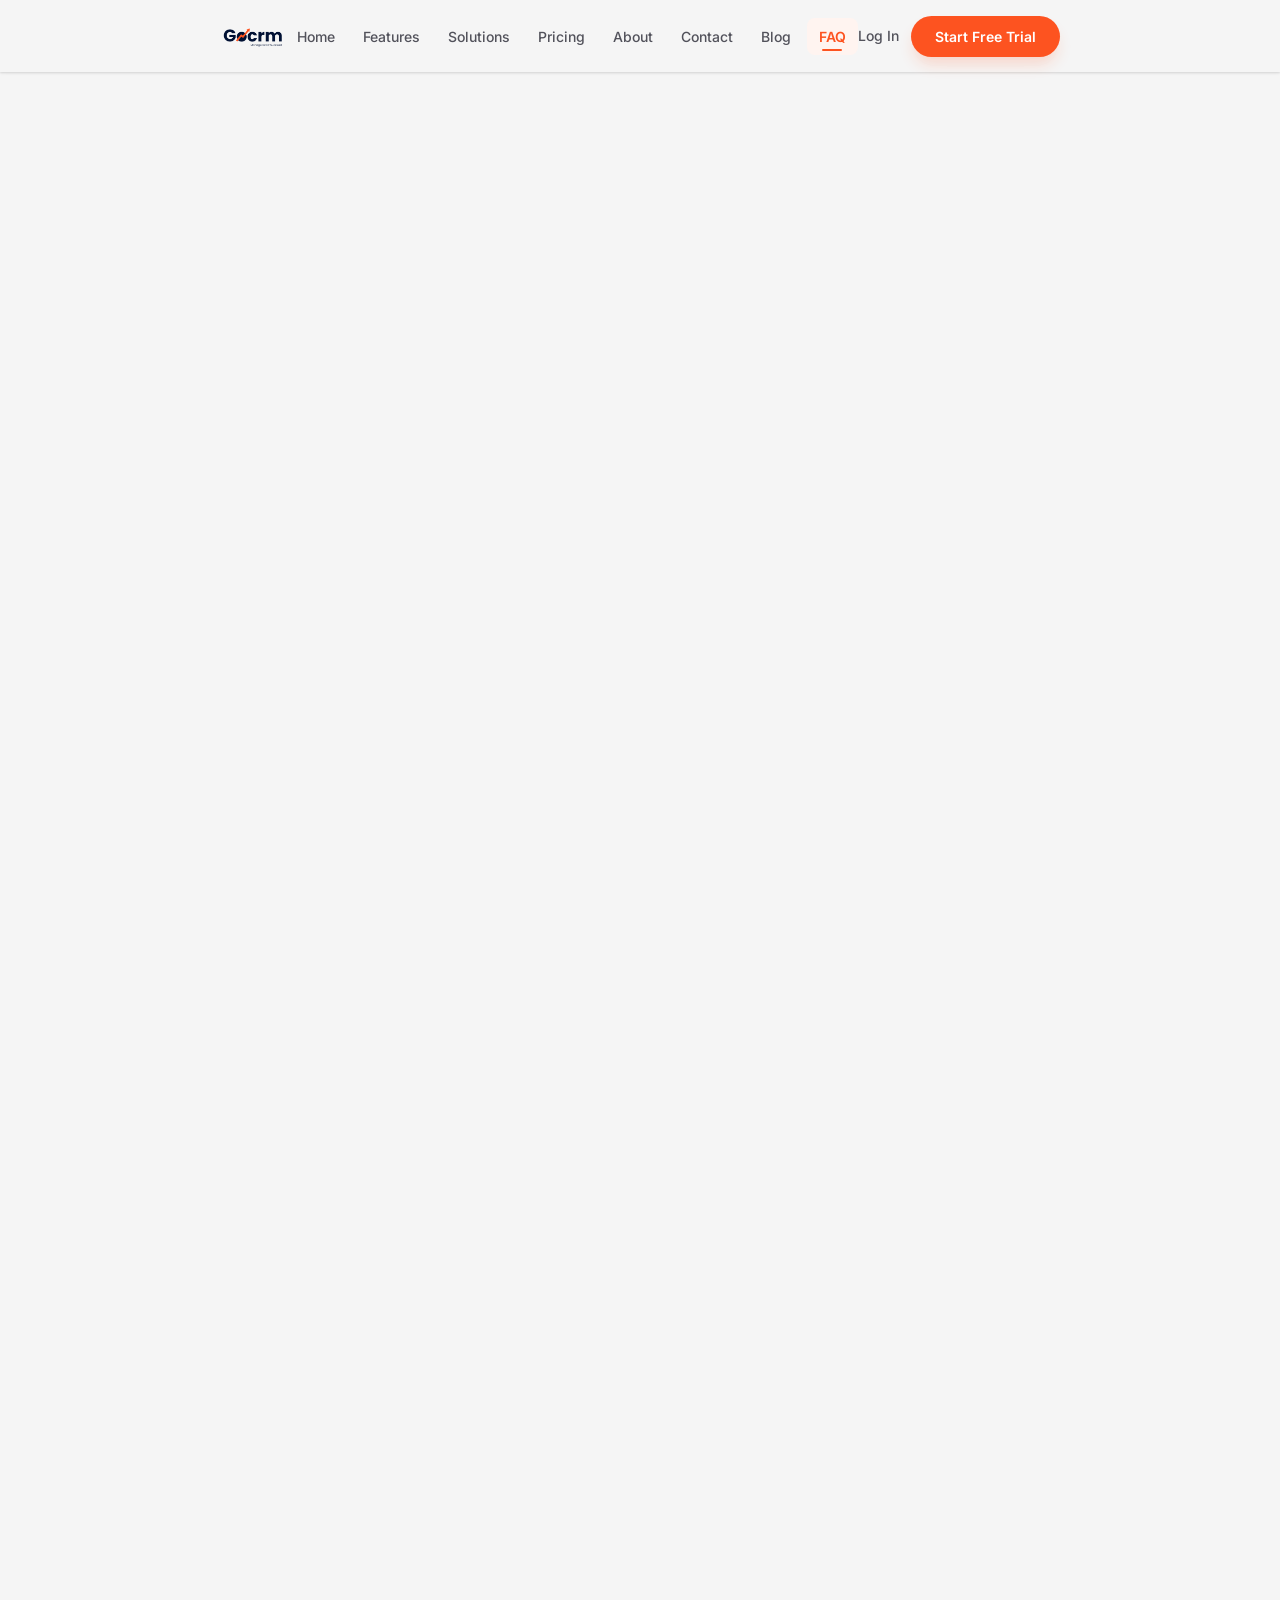
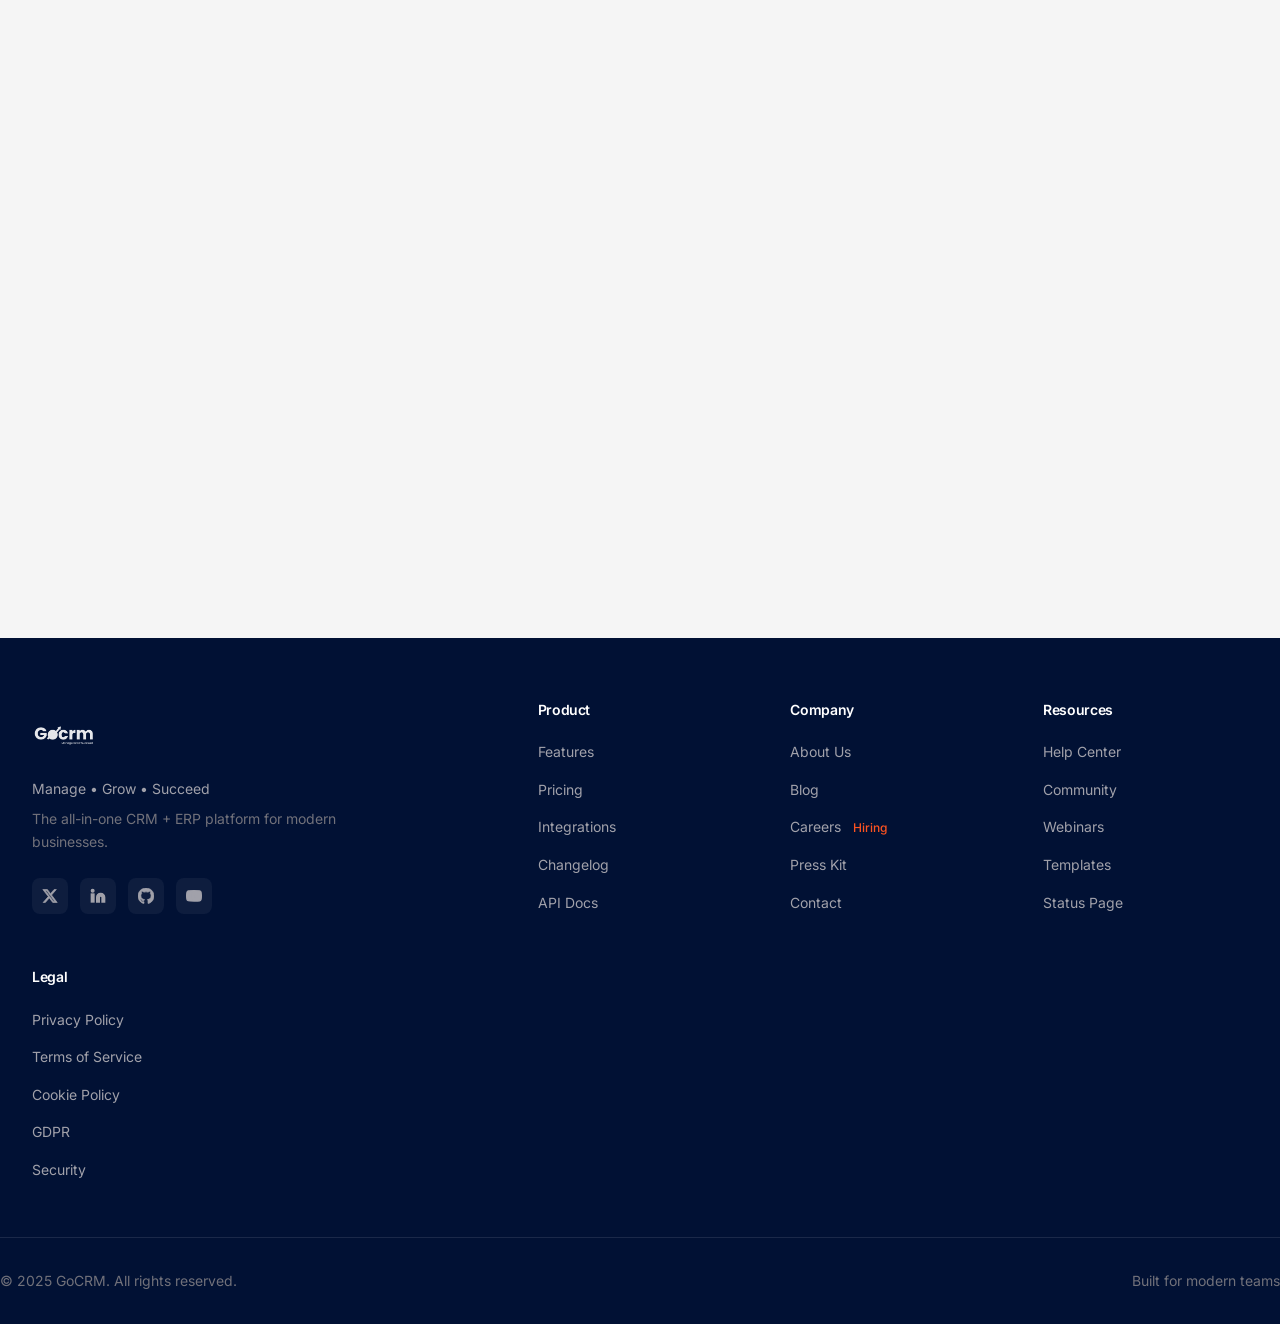
<file: faq.html>
<!DOCTYPE html>
<html lang="en">
<head>
  <meta charset="UTF-8">
  <meta name="viewport" content="width=device-width, initial-scale=1.0">
  <title>FAQ — GoCRM | Frequently Asked Questions</title>
  <meta name="description" content="Find answers to common questions about GoCRM. Can't find what you're looking for? Our support team is here to help.">
  <link rel="icon" href="assets/images/logo-gocrm.png" type="image/png">
  <link rel="preconnect" href="https://fonts.googleapis.com">
  <link rel="preconnect" href="https://fonts.gstatic.com" crossorigin>
  <link href="https://fonts.googleapis.com/css2?family=Inter:wght@400;500;600;700;800&display=swap" rel="stylesheet">
  <link rel="stylesheet" href="css/style.css">
</head>
<body class="page-faq">
<div class="page-wrapper">

  <!-- Navigation -->
  <header class="nav" id="navbar">
    <div class="container">
      <div class="nav__inner">
        <a href="index.html" class="nav__logo">
          <img src="assets/images/logo-gocrm.png" alt="GoCRM" class="nav-logo">
        </a>
        <div class="nav__links">
          <a href="index.html" class="nav__link">Home</a>
          <a href="features.html" class="nav__link">Features</a>
          <a href="solutions.html" class="nav__link">Solutions</a>
          <a href="pricing.html" class="nav__link">Pricing</a>
          <a href="about.html" class="nav__link">About</a>
          <a href="contact.html" class="nav__link">Contact</a>
          <a href="blog.html" class="nav__link">Blog</a>
          <a href="faq.html" class="nav__link nav__link--active">FAQ</a>
        </div>
        <div class="nav__cta">
          <a href="#" class="nav__login">Log In</a>
          <a href="pricing.html" class="btn btn--primary btn--sm">Start Free Trial</a>
        </div>
        <button class="nav__hamburger" id="menu-toggle" aria-label="Open navigation menu">
          <svg width="24" height="24" viewBox="0 0 24 24" fill="none" stroke="currentColor" stroke-width="2" stroke-linecap="round"><line x1="3" y1="6" x2="21" y2="6"/><line x1="3" y1="12" x2="21" y2="12"/><line x1="3" y1="18" x2="21" y2="18"/></svg>
        </button>
      </div>
    </div>
  </header>

  <!-- Mobile Menu -->
  <div class="mobile-menu" id="mobile-menu">
    <div class="mobile-menu__overlay" id="menu-overlay"></div>
    <div class="mobile-menu__panel">
      <div class="mobile-menu__header">
        <img src="assets/images/logo-gocrm.png" alt="GoCRM" class="nav-logo">
        <button class="mobile-menu__close" id="menu-close" aria-label="Close">
          <svg width="24" height="24" viewBox="0 0 24 24" fill="none" stroke="currentColor" stroke-width="2" stroke-linecap="round"><line x1="18" y1="6" x2="6" y2="18"/><line x1="6" y1="6" x2="18" y2="18"/></svg>
        </button>
      </div>
      <div class="mobile-menu__body">
        <a href="index.html" class="mobile-menu__link">Home</a>
        <a href="features.html" class="mobile-menu__link">Features</a>
        <a href="solutions.html" class="mobile-menu__link">Solutions</a>
        <a href="pricing.html" class="mobile-menu__link">Pricing</a>
        <a href="about.html" class="mobile-menu__link">About</a>
        <a href="contact.html" class="mobile-menu__link">Contact</a>
        <a href="blog.html" class="mobile-menu__link">Blog</a>
        <a href="faq.html" class="mobile-menu__link mobile-menu__link--active">FAQ</a>
        <div class="mobile-menu__footer">
          <a href="#" class="btn btn--secondary btn--sm" style="width:100%">Log In</a>
          <a href="pricing.html" class="btn btn--primary btn--sm" style="width:100%;margin-top:12px">Start Free Trial</a>
        </div>
      </div>
    </div>
  </div>

  <main>

    <!-- Hero -->
    <section class="section" style="padding-top:8rem;padding-bottom:4rem;">
      <div class="container" style="text-align:center;max-width:700px;">
        <span class="section-label" data-animate="fadeInUp">FAQ</span>
        <h2 style="font-size:2.5rem;font-weight:800;line-height:1.2;margin-top:1rem;margin-bottom:1rem;" data-animate="fadeInUp">Frequently Asked Questions</h2>
        <p style="font-size:1.125rem;color:var(--gray-500);line-height:1.7;" data-animate="fadeInUp">Find answers to common questions about GoCRM. Can't find what you're looking for? Our support team is here to help.</p>
      </div>
    </section>

    <!-- FAQ Sections -->
    <section class="section" style="padding-bottom:5rem;">
      <div class="container" style="max-width:800px;">

        <!-- Getting Started -->
        <div class="faq-section" data-animate="fadeInUp">
          <h3 class="faq-section__heading">Getting Started</h3>

          <div class="faq-item">
            <button class="faq-item__trigger" data-faq-trigger>
              <span>How do I set up my GoCRM account?</span>
              <svg class="faq-item__chevron" width="20" height="20" viewBox="0 0 24 24" fill="none" stroke="currentColor" stroke-width="2" stroke-linecap="round"><polyline points="6 9 12 15 18 9"/></svg>
            </button>
            <div class="faq-item__content" data-faq-content>
              <p>After signing up, you'll be guided through a quick onboarding wizard that helps you configure your company profile, import existing data, and invite team members. Most businesses are up and running within 15 minutes.</p>
            </div>
          </div>

          <div class="faq-item">
            <button class="faq-item__trigger" data-faq-trigger>
              <span>Can I import data from my current CRM or spreadsheet?</span>
              <svg class="faq-item__chevron" width="20" height="20" viewBox="0 0 24 24" fill="none" stroke="currentColor" stroke-width="2" stroke-linecap="round"><polyline points="6 9 12 15 18 9"/></svg>
            </button>
            <div class="faq-item__content" data-faq-content>
              <p>Absolutely! GoCRM supports CSV imports for contacts, deals, and products. We also offer direct migration tools for popular platforms like Salesforce, HubSpot, and Zoho. Our support team can assist with complex migrations at no extra cost.</p>
            </div>
          </div>

          <div class="faq-item">
            <button class="faq-item__trigger" data-faq-trigger>
              <span>Is there a guided onboarding process?</span>
              <svg class="faq-item__chevron" width="20" height="20" viewBox="0 0 24 24" fill="none" stroke="currentColor" stroke-width="2" stroke-linecap="round"><polyline points="6 9 12 15 18 9"/></svg>
            </button>
            <div class="faq-item__content" data-faq-content>
              <p>Yes! Every new account gets access to our interactive onboarding tour, video tutorials, and a dedicated onboarding specialist for Professional and Enterprise plans. We also host weekly live webinars for new users.</p>
            </div>
          </div>

          <div class="faq-item">
            <button class="faq-item__trigger" data-faq-trigger>
              <span>How long does it take to get started?</span>
              <svg class="faq-item__chevron" width="20" height="20" viewBox="0 0 24 24" fill="none" stroke="currentColor" stroke-width="2" stroke-linecap="round"><polyline points="6 9 12 15 18 9"/></svg>
            </button>
            <div class="faq-item__content" data-faq-content>
              <p>Most users have their account fully configured in under 30 minutes. For larger organizations with complex requirements, our team typically completes a full rollout in 1-2 weeks, including data migration and team training.</p>
            </div>
          </div>
        </div>

        <!-- Pricing & Billing -->
        <div class="faq-section" data-animate="fadeInUp">
          <h3 class="faq-section__heading">Pricing &amp; Billing</h3>

          <div class="faq-item">
            <button class="faq-item__trigger" data-faq-trigger>
              <span>What payment methods do you accept?</span>
              <svg class="faq-item__chevron" width="20" height="20" viewBox="0 0 24 24" fill="none" stroke="currentColor" stroke-width="2" stroke-linecap="round"><polyline points="6 9 12 15 18 9"/></svg>
            </button>
            <div class="faq-item__content" data-faq-content>
              <p>We accept all major credit cards (Visa, Mastercard, American Express), PayPal, and bank transfers for annual plans. Enterprise customers can also pay via invoice with NET-30 terms.</p>
            </div>
          </div>

          <div class="faq-item">
            <button class="faq-item__trigger" data-faq-trigger>
              <span>Can I switch plans at any time?</span>
              <svg class="faq-item__chevron" width="20" height="20" viewBox="0 0 24 24" fill="none" stroke="currentColor" stroke-width="2" stroke-linecap="round"><polyline points="6 9 12 15 18 9"/></svg>
            </button>
            <div class="faq-item__content" data-faq-content>
              <p>Yes, you can upgrade or downgrade your plan at any time. When upgrading, you'll be prorated for the remainder of your billing cycle. Downgrades take effect at the start of your next billing period.</p>
            </div>
          </div>

          <div class="faq-item">
            <button class="faq-item__trigger" data-faq-trigger>
              <span>Is there a free trial available?</span>
              <svg class="faq-item__chevron" width="20" height="20" viewBox="0 0 24 24" fill="none" stroke="currentColor" stroke-width="2" stroke-linecap="round"><polyline points="6 9 12 15 18 9"/></svg>
            </button>
            <div class="faq-item__content" data-faq-content>
              <p>Yes! We offer a 14-day free trial with full access to all Professional plan features. No credit card required to start. You can upgrade to a paid plan at any time during or after the trial.</p>
            </div>
          </div>

          <div class="faq-item">
            <button class="faq-item__trigger" data-faq-trigger>
              <span>What is your refund policy?</span>
              <svg class="faq-item__chevron" width="20" height="20" viewBox="0 0 24 24" fill="none" stroke="currentColor" stroke-width="2" stroke-linecap="round"><polyline points="6 9 12 15 18 9"/></svg>
            </button>
            <div class="faq-item__content" data-faq-content>
              <p>We offer a 30-day money-back guarantee on all annual plans. If you're not satisfied within the first 30 days, contact our support team for a full refund. Monthly plans can be cancelled at any time.</p>
            </div>
          </div>
        </div>

        <!-- Features & Integrations -->
        <div class="faq-section" data-animate="fadeInUp">
          <h3 class="faq-section__heading">Features &amp; Integrations</h3>

          <div class="faq-item">
            <button class="faq-item__trigger" data-faq-trigger>
              <span>Does GoCRM offer an API for custom integrations?</span>
              <svg class="faq-item__chevron" width="20" height="20" viewBox="0 0 24 24" fill="none" stroke="currentColor" stroke-width="2" stroke-linecap="round"><polyline points="6 9 12 15 18 9"/></svg>
            </button>
            <div class="faq-item__content" data-faq-content>
              <p>Yes, GoCRM provides a comprehensive REST API with full documentation. You can build custom integrations, automate workflows, and connect GoCRM with your existing tech stack. API access is available on all paid plans.</p>
            </div>
          </div>

          <div class="faq-item">
            <button class="faq-item__trigger" data-faq-trigger>
              <span>What third-party integrations are supported?</span>
              <svg class="faq-item__chevron" width="20" height="20" viewBox="0 0 24 24" fill="none" stroke="currentColor" stroke-width="2" stroke-linecap="round"><polyline points="6 9 12 15 18 9"/></svg>
            </button>
            <div class="faq-item__content" data-faq-content>
              <p>We integrate with 100+ popular tools including Gmail, Outlook, Slack, QuickBooks, Xero, Stripe, Zapier, and many more. New integrations are added regularly based on customer feedback.</p>
            </div>
          </div>

          <div class="faq-item">
            <button class="faq-item__trigger" data-faq-trigger>
              <span>Can I customize the dashboard and reports?</span>
              <svg class="faq-item__chevron" width="20" height="20" viewBox="0 0 24 24" fill="none" stroke="currentColor" stroke-width="2" stroke-linecap="round"><polyline points="6 9 12 15 18 9"/></svg>
            </button>
            <div class="faq-item__content" data-faq-content>
              <p>Absolutely! GoCRM features a drag-and-drop dashboard builder and a powerful report builder. Create custom widgets, filter data, set up scheduled reports, and share dashboards with your team.</p>
            </div>
          </div>

          <div class="faq-item">
            <button class="faq-item__trigger" data-faq-trigger>
              <span>Does GoCRM support mobile devices?</span>
              <svg class="faq-item__chevron" width="20" height="20" viewBox="0 0 24 24" fill="none" stroke="currentColor" stroke-width="2" stroke-linecap="round"><polyline points="6 9 12 15 18 9"/></svg>
            </button>
            <div class="faq-item__content" data-faq-content>
              <p>Yes, GoCRM is fully responsive and works great on any device. We also offer native iOS and Android apps with offline support, push notifications, and mobile-specific features like barcode scanning for inventory.</p>
            </div>
          </div>
        </div>

        <!-- Security & Privacy -->
        <div class="faq-section" data-animate="fadeInUp">
          <h3 class="faq-section__heading">Security &amp; Privacy</h3>

          <div class="faq-item">
            <button class="faq-item__trigger" data-faq-trigger>
              <span>How is my data protected?</span>
              <svg class="faq-item__chevron" width="20" height="20" viewBox="0 0 24 24" fill="none" stroke="currentColor" stroke-width="2" stroke-linecap="round"><polyline points="6 9 12 15 18 9"/></svg>
            </button>
            <div class="faq-item__content" data-faq-content>
              <p>Your data is protected with AES-256 encryption at rest and TLS 1.3 in transit. We use AWS infrastructure with SOC 2 Type II compliance, regular security audits, and automated backups with 99.99% uptime SLA.</p>
            </div>
          </div>

          <div class="faq-item">
            <button class="faq-item__trigger" data-faq-trigger>
              <span>Is GoCRM GDPR compliant?</span>
              <svg class="faq-item__chevron" width="20" height="20" viewBox="0 0 24 24" fill="none" stroke="currentColor" stroke-width="2" stroke-linecap="round"><polyline points="6 9 12 15 18 9"/></svg>
            </button>
            <div class="faq-item__content" data-faq-content>
              <p>Yes, GoCRM is fully GDPR compliant. We provide data processing agreements (DPAs), support data portability and right-to-erasure requests, and our EU customer data is stored in EU-based data centers.</p>
            </div>
          </div>

          <div class="faq-item">
            <button class="faq-item__trigger" data-faq-trigger>
              <span>Do you sell or share my data with third parties?</span>
              <svg class="faq-item__chevron" width="20" height="20" viewBox="0 0 24 24" fill="none" stroke="currentColor" stroke-width="2" stroke-linecap="round"><polyline points="6 9 12 15 18 9"/></svg>
            </button>
            <div class="faq-item__content" data-faq-content>
              <p>Never. Your data belongs to you. We do not sell, share, or use your customer data for any purpose other than providing the GoCRM service. We are committed to complete data privacy and transparency.</p>
            </div>
          </div>
        </div>

      </div>
    </section>

    <!-- Bottom CTA -->
    <section class="section" style="padding-bottom:5rem;">
      <div class="container" style="max-width:800px;">
        <div class="faq-cta-card" data-animate="fadeInUp">
          <h3 style="font-size:1.5rem;font-weight:700;color:var(--white);margin-bottom:0.75rem;">Still have questions?</h3>
          <p style="color:rgba(255,255,255,0.75);margin-bottom:1.75rem;line-height:1.7;">Our support team is available Monday through Friday, 9AM to 6PM PST.</p>
          <a href="contact.html" class="btn btn--primary btn--rounded-full">Contact Support &rarr;</a>
        </div>
      </div>
    </section>

  </main>

  <!-- Footer -->
  <footer class="footer">
    <div class="footer__top">
      <div class="container">
        <div class="footer__grid">
          <div class="footer__brand">
            <img src="assets/images/logo-gocrm.png" alt="GoCRM" class="footer-logo">
            <p class="footer__tagline">Manage &bull; Grow &bull; Succeed</p>
            <p class="footer__desc">The all-in-one CRM + ERP platform for modern businesses.</p>
            <div class="footer__social">
              <a href="#" class="footer__social-btn" aria-label="Twitter"><svg width="16" height="16" viewBox="0 0 24 24" fill="currentColor"><path d="M18.244 2.25h3.308l-7.227 8.26 8.502 11.24H16.17l-5.214-6.817L4.99 21.75H1.68l7.73-8.835L1.254 2.25H8.08l4.713 6.231zm-1.161 17.52h1.833L7.084 4.126H5.117z"/></svg></a>
              <a href="#" class="footer__social-btn" aria-label="LinkedIn"><svg width="16" height="16" viewBox="0 0 24 24" fill="none" stroke="currentColor" stroke-width="2" stroke-linecap="round"><path d="M16 8a6 6 0 0 1 6 6v7h-4v-7a2 2 0 0 0-2-2 2 2 0 0 0-2 2v7h-4v-7a6 6 0 0 1 6-6z"/><rect x="2" y="9" width="4" height="12"/><circle cx="4" cy="4" r="2"/></svg></a>
              <a href="#" class="footer__social-btn" aria-label="GitHub"><svg width="16" height="16" viewBox="0 0 24 24" fill="currentColor"><path d="M12 0c-6.626 0-12 5.373-12 12 0 5.302 3.438 9.8 8.207 11.387.599.111.793-.261.793-.577v-2.234c-3.338.726-4.033-1.416-4.033-1.416-.546-1.387-1.333-1.756-1.333-1.756-1.089-.745.083-.729.083-.729 1.205.084 1.839 1.237 1.839 1.237 1.07 1.834 2.807 1.304 3.492.997.107-.775.418-1.305.762-1.604-2.665-.305-5.467-1.334-5.467-5.931 0-1.311.469-2.381 1.236-3.221-.124-.303-.535-1.524.117-3.176 0 0 1.008-.322 3.301 1.23.957-.266 1.983-.399 3.003-.404 1.02.005 2.047.138 3.006.404 2.291-1.552 3.297-1.23 3.297-1.23.653 1.653.242 2.874.118 3.176.77.84 1.235 1.911 1.235 3.221 0 4.609-2.807 5.624-5.479 5.921.43.372.823 1.102.823 2.222v3.293c0 .319.192.694.801.576 4.765-1.589 8.199-6.086 8.199-11.386 0-6.627-5.373-12-12-12z"/></svg></a>
              <a href="#" class="footer__social-btn" aria-label="YouTube"><svg width="16" height="16" viewBox="0 0 24 24" fill="none" stroke="currentColor" stroke-width="2" stroke-linecap="round"><path d="M22.54 6.42a2.78 2.78 0 0 0-1.94-2C18.88 4 12 4 12 4s-6.88 0-8.6.46a2.78 2.78 0 0 0-1.94 2A29 29 0 0 0 1 11.75a29 29 0 0 0 .46 5.33A2.78 2.78 0 0 0 3.4 19.1c1.72.46 8.6.46 8.6.46s6.88 0 8.6-.46a2.78 2.78 0 0 0 1.94-2 29 29 0 0 0 .46-5.25 29 29 0 0 0-.46-5.43z"/><polygon points="9.75 15.02 15.5 11.75 9.75 8.48 9.75 15.02"/></svg></a>
            </div>
          </div>
          <div>
            <h4 class="footer__col-title">Product</h4>
            <ul class="footer__col-links">
              <li><a href="features.html">Features</a></li>
              <li><a href="pricing.html">Pricing</a></li>
              <li><a href="#">Integrations</a></li>
              <li><a href="#">Changelog</a></li>
              <li><a href="#">API Docs</a></li>
            </ul>
          </div>
          <div>
            <h4 class="footer__col-title">Company</h4>
            <ul class="footer__col-links">
              <li><a href="about.html">About Us</a></li>
              <li><a href="blog.html">Blog</a></li>
              <li><a href="#">Careers <span class="footer__badge">Hiring</span></a></li>
              <li><a href="#">Press Kit</a></li>
              <li><a href="contact.html">Contact</a></li>
            </ul>
          </div>
          <div>
            <h4 class="footer__col-title">Resources</h4>
            <ul class="footer__col-links">
              <li><a href="#">Help Center</a></li>
              <li><a href="#">Community</a></li>
              <li><a href="#">Webinars</a></li>
              <li><a href="#">Templates</a></li>
              <li><a href="#">Status Page</a></li>
            </ul>
          </div>
          <div>
            <h4 class="footer__col-title">Legal</h4>
            <ul class="footer__col-links">
              <li><a href="#">Privacy Policy</a></li>
              <li><a href="#">Terms of Service</a></li>
              <li><a href="#">Cookie Policy</a></li>
              <li><a href="#">GDPR</a></li>
              <li><a href="#">Security</a></li>
            </ul>
          </div>
        </div>
      </div>
    </div>
    <div class="footer__bottom">
      <div class="footer__bottom-inner">
        <p class="footer__copy">&copy; 2025 GoCRM. All rights reserved.</p>
        <p class="footer__copy">Built for modern teams</p>
      </div>
    </div>
  </footer>

</div><!-- /.page-wrapper -->
<script src="js/script.js" defer></script>
</body>
</html>
</file>
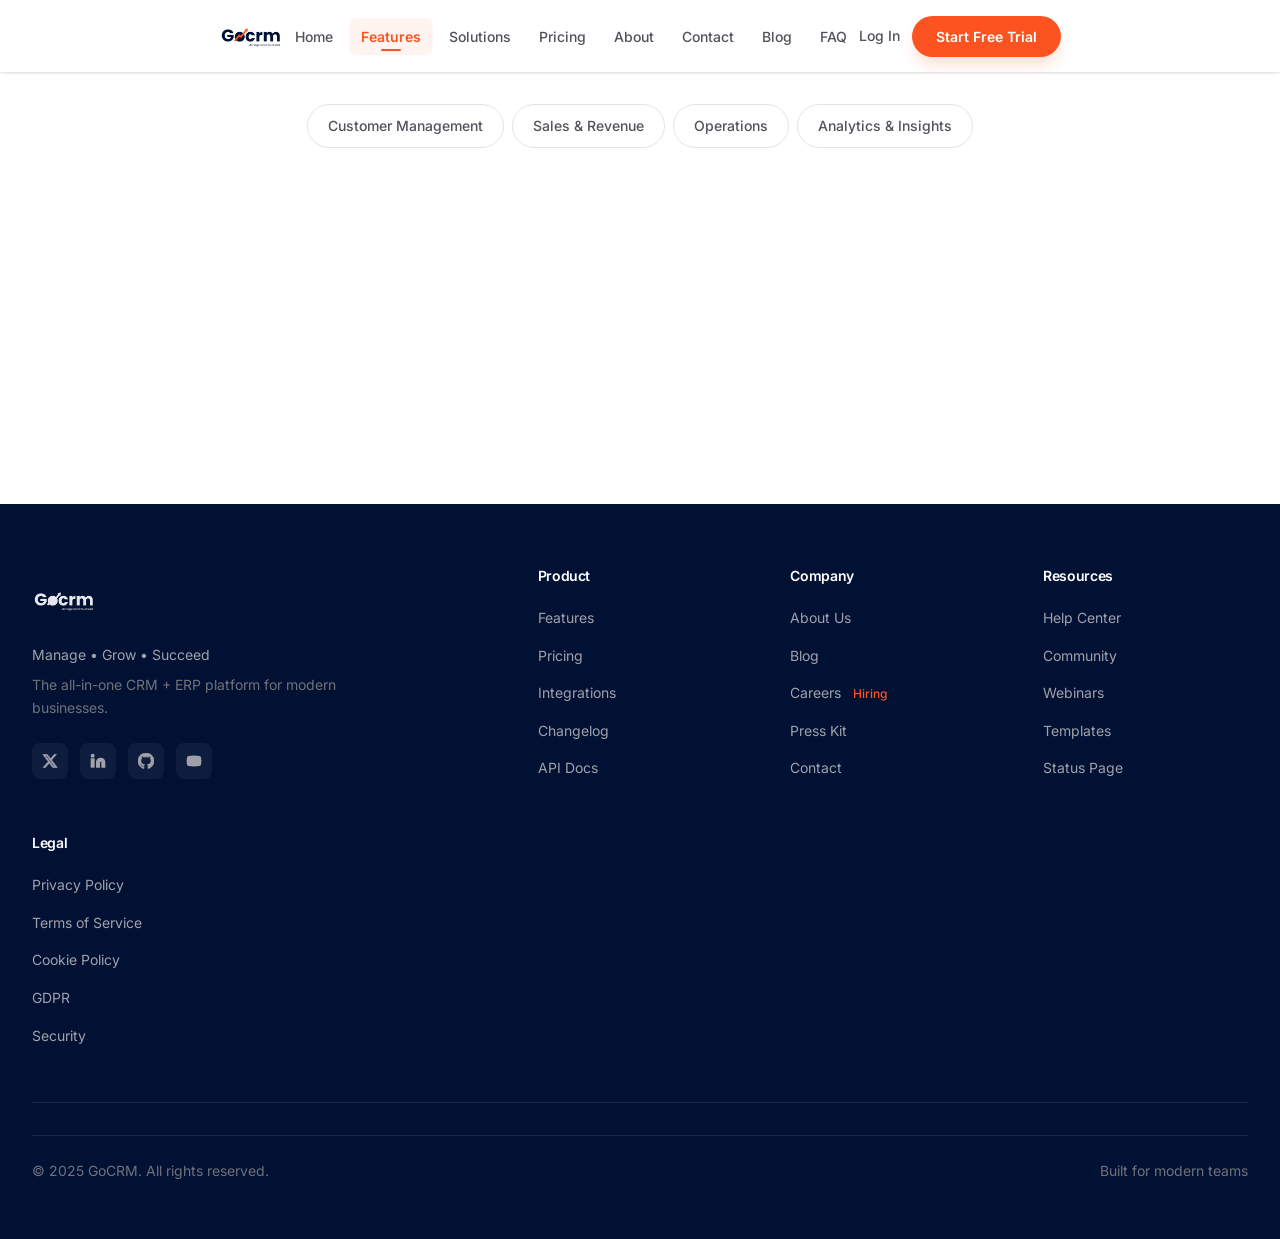
<file: features.html>
<!DOCTYPE html>
<html lang="en">
<head>
  <meta charset="UTF-8">
  <meta name="viewport" content="width=device-width, initial-scale=1.0">
  <title>Features — GoCRM | Powerful CRM &amp; ERP Features</title>
  <meta name="description" content="Discover powerful CRM and ERP features — customer management, sales tools, operations, and analytics in one platform.">
  <link rel="icon" href="assets/images/logo-gocrm.png" type="image/png">
  <link rel="preconnect" href="https://fonts.googleapis.com">
  <link rel="preconnect" href="https://fonts.gstatic.com" crossorigin>
  <link href="https://fonts.googleapis.com/css2?family=Inter:wght@400;500;600;700;800&display=swap" rel="stylesheet">
  <link rel="stylesheet" href="css/style.css">
</head>
<body class="page-features">
<div class="page-wrapper">

  <!-- ===================== NAVIGATION ===================== -->
  <header class="nav" id="navbar">
    <div class="container">
      <div class="nav__inner">
        <a href="index.html" class="nav__logo">
          <img src="assets/images/logo-gocrm.png" alt="GoCRM" class="nav-logo">
        </a>
        <div class="nav__links">
          <a href="index.html" class="nav__link">Home</a>
          <a href="features.html" class="nav__link nav__link--active">Features</a>
          <a href="solutions.html" class="nav__link">Solutions</a>
          <a href="pricing.html" class="nav__link">Pricing</a>
          <a href="about.html" class="nav__link">About</a>
          <a href="contact.html" class="nav__link">Contact</a>
          <a href="blog.html" class="nav__link">Blog</a>
          <a href="faq.html" class="nav__link">FAQ</a>
        </div>
        <div class="nav__cta">
          <a href="#" class="nav__login">Log In</a>
          <a href="pricing.html" class="btn btn--primary btn--sm">Start Free Trial</a>
        </div>
        <button class="nav__hamburger" id="menu-toggle" aria-label="Open navigation menu">
          <svg width="24" height="24" viewBox="0 0 24 24" fill="none" stroke="currentColor" stroke-width="2" stroke-linecap="round"><line x1="3" y1="6" x2="21" y2="6"/><line x1="3" y1="12" x2="21" y2="12"/><line x1="3" y1="18" x2="21" y2="18"/></svg>
        </button>
      </div>
    </div>
  </header>

  <!-- ===================== MOBILE MENU ===================== -->
  <div class="mobile-menu" id="mobile-menu">
    <div class="mobile-menu__overlay" id="menu-overlay"></div>
    <div class="mobile-menu__panel">
      <div class="mobile-menu__header">
        <img src="assets/images/logo-gocrm.png" alt="GoCRM" class="nav-logo">
        <button class="mobile-menu__close" id="menu-close" aria-label="Close navigation menu">
          <svg width="24" height="24" viewBox="0 0 24 24" fill="none" stroke="currentColor" stroke-width="2" stroke-linecap="round"><line x1="18" y1="6" x2="6" y2="18"/><line x1="6" y1="6" x2="18" y2="18"/></svg>
        </button>
      </div>
      <div class="mobile-menu__body">
        <a href="index.html" class="mobile-menu__link">Home</a>
        <a href="features.html" class="mobile-menu__link mobile-menu__link--active">Features</a>
        <a href="solutions.html" class="mobile-menu__link">Solutions</a>
        <a href="pricing.html" class="mobile-menu__link">Pricing</a>
        <a href="about.html" class="mobile-menu__link">About</a>
        <a href="contact.html" class="mobile-menu__link">Contact</a>
        <a href="blog.html" class="mobile-menu__link">Blog</a>
        <a href="faq.html" class="mobile-menu__link">FAQ</a>
        <div class="mobile-menu__footer" style="margin-top:1.5rem;">
          <a href="#" class="btn btn--secondary btn--sm" style="width:100%">Log In</a>
          <a href="pricing.html" class="btn btn--primary btn--sm" style="width:100%;margin-top:12px">Start Free Trial</a>
        </div>
      </div>
    </div>
  </div>

  <main style="flex:1;">

    <!-- ===================== HERO ===================== -->
    <section class="page-hero" data-animate="fadeInUp">
      <div class="container">
        <span class="page-badge">Features</span>
        <h2 class="page-hero__title">Powerful Features for Modern Business</h2>
        <p class="page-hero__subtitle">Comprehensive tools designed to streamline every aspect of your business — from customer relationships to revenue management and operational efficiency.</p>
      </div>
    </section>

    <!-- ===================== TABS SECTION ===================== -->
    <section style="padding-bottom:5rem;">
      <div class="container">

        <div class="tabs" data-tab-group="features">
          <div class="tabs__nav">
            <button class="tabs__btn tabs__btn--active" data-tab="customer">Customer Management</button>
            <button class="tabs__btn" data-tab="sales">Sales &amp; Revenue</button>
            <button class="tabs__btn" data-tab="operations">Operations</button>
            <button class="tabs__btn" data-tab="analytics">Analytics &amp; Insights</button>
          </div>

          <!-- Tab 1: Customer Management -->
          <div class="tab-content tab-content--active" data-tab-content="customer">
            <div class="features-grid" data-animate="stagger">

              <div class="feat-card">
                <div class="feat-card__icon">
                  <svg width="24" height="24" viewBox="0 0 24 24" fill="none" stroke="currentColor" stroke-width="2" stroke-linecap="round" stroke-linejoin="round"><path d="M16 21v-2a4 4 0 0 0-4-4H6a4 4 0 0 0-4 4v2"/><circle cx="9" cy="7" r="4"/><path d="M22 21v-2a4 4 0 0 0-3-3.87"/><path d="M16 3.13a4 4 0 0 1 0 7.75"/></svg>
                </div>
                <h3 class="feat-card__title">Contact Database</h3>
                <p class="feat-card__desc">360° customer profiles with complete interaction history, notes, and custom fields.</p>
              </div>

              <div class="feat-card">
                <div class="feat-card__icon">
                  <svg width="24" height="24" viewBox="0 0 24 24" fill="none" stroke="currentColor" stroke-width="2" stroke-linecap="round" stroke-linejoin="round"><line x1="8" y1="6" x2="21" y2="6"/><line x1="8" y1="12" x2="21" y2="12"/><line x1="8" y1="18" x2="21" y2="18"/><line x1="3" y1="6" x2="3.01" y2="6"/><line x1="3" y1="12" x2="3.01" y2="12"/><line x1="3" y1="18" x2="3.01" y2="18"/></svg>
                </div>
                <h3 class="feat-card__title">Deal Pipeline</h3>
                <p class="feat-card__desc">Visual drag-and-drop pipeline with customizable stages and automated routing.</p>
              </div>

              <div class="feat-card">
                <div class="feat-card__icon">
                  <svg width="24" height="24" viewBox="0 0 24 24" fill="none" stroke="currentColor" stroke-width="2" stroke-linecap="round" stroke-linejoin="round"><circle cx="12" cy="12" r="10"/><polyline points="12 6 12 12 16 14"/></svg>
                </div>
                <h3 class="feat-card__title">Activity Tracking &amp; Timeline</h3>
                <p class="feat-card__desc">Automated logging of calls, emails, meetings, and notes in a unified timeline.</p>
              </div>

              <div class="feat-card">
                <div class="feat-card__icon">
                  <svg width="24" height="24" viewBox="0 0 24 24" fill="none" stroke="currentColor" stroke-width="2" stroke-linecap="round" stroke-linejoin="round"><rect x="2" y="4" width="20" height="16" rx="2"/><path d="m22 7-8.97 5.7a1.94 1.94 0 0 1-2.06 0L2 7"/></svg>
                </div>
                <h3 class="feat-card__title">Email Integration</h3>
                <p class="feat-card__desc">Seamless sync with Gmail and Outlook. Track opens, clicks, and replies.</p>
              </div>

              <div class="feat-card">
                <div class="feat-card__icon">
                  <svg width="24" height="24" viewBox="0 0 24 24" fill="none" stroke="currentColor" stroke-width="2" stroke-linecap="round" stroke-linejoin="round"><polygon points="12 2 15.09 8.26 22 9.27 17 14.14 18.18 21.02 12 17.77 5.82 21.02 7 14.14 2 9.27 8.91 8.26 12 2"/></svg>
                </div>
                <h3 class="feat-card__title">Lead Scoring &amp; Qualification</h3>
                <p class="feat-card__desc">AI-powered scoring to prioritize leads based on engagement and fit.</p>
              </div>

            </div>
          </div>

          <!-- Tab 2: Sales & Revenue -->
          <div class="tab-content" data-tab-content="sales">
            <div class="features-grid" data-animate="stagger">

              <div class="feat-card">
                <div class="feat-card__icon">
                  <svg width="24" height="24" viewBox="0 0 24 24" fill="none" stroke="currentColor" stroke-width="2" stroke-linecap="round" stroke-linejoin="round"><path d="M15 2H6a2 2 0 0 0-2 2v16a2 2 0 0 0 2 2h12a2 2 0 0 0 2-2V7Z"/><path d="M14 2v4a2 2 0 0 0 2 2h4"/><path d="M10 9H8"/><path d="M16 13H8"/><path d="M16 17H8"/></svg>
                </div>
                <h3 class="feat-card__title">Quote &amp; Proposal Builder</h3>
                <p class="feat-card__desc">Create professional quotes and proposals with templates and e-signatures.</p>
              </div>

              <div class="feat-card">
                <div class="feat-card__icon">
                  <svg width="24" height="24" viewBox="0 0 24 24" fill="none" stroke="currentColor" stroke-width="2" stroke-linecap="round" stroke-linejoin="round"><path d="M4 2v20l2-1 2 1 2-1 2 1 2-1 2 1 2-1 2 1V2l-2 1-2-1-2 1-2-1-2 1-2-1-2 1Z"/><path d="M16 8h-6a2 2 0 1 0 0 4h4a2 2 0 1 1 0 4H8"/><path d="M12 17.5v-11"/></svg>
                </div>
                <h3 class="feat-card__title">Invoice Management</h3>
                <p class="feat-card__desc">Generate, send, and track invoices. Automated reminders for overdue payments.</p>
              </div>

              <div class="feat-card">
                <div class="feat-card__icon">
                  <svg width="24" height="24" viewBox="0 0 24 24" fill="none" stroke="currentColor" stroke-width="2" stroke-linecap="round" stroke-linejoin="round"><rect x="1" y="4" width="22" height="16" rx="2" ry="2"/><line x1="1" y1="10" x2="23" y2="10"/></svg>
                </div>
                <h3 class="feat-card__title">Payment Processing</h3>
                <p class="feat-card__desc">Accept payments online with Stripe, PayPal, and other popular gateways.</p>
              </div>

              <div class="feat-card">
                <div class="feat-card__icon">
                  <svg width="24" height="24" viewBox="0 0 24 24" fill="none" stroke="currentColor" stroke-width="2" stroke-linecap="round" stroke-linejoin="round"><polyline points="22 7 13.5 15.5 8.5 10.5 2 17"/><polyline points="16 7 22 7 22 13"/></svg>
                </div>
                <h3 class="feat-card__title">Revenue Forecasting</h3>
                <p class="feat-card__desc">Predict future revenue with AI-driven forecasts based on pipeline data.</p>
              </div>

              <div class="feat-card">
                <div class="feat-card__icon">
                  <svg width="24" height="24" viewBox="0 0 24 24" fill="none" stroke="currentColor" stroke-width="2" stroke-linecap="round" stroke-linejoin="round"><line x1="12" y1="1" x2="12" y2="23"/><path d="M17 5H9.5a3.5 3.5 0 0 0 0 7h5a3.5 3.5 0 0 1 0 7H6"/></svg>
                </div>
                <h3 class="feat-card__title">Commission Tracking</h3>
                <p class="feat-card__desc">Configure commission structures and automatically calculate payouts.</p>
              </div>

            </div>
          </div>

          <!-- Tab 3: Operations -->
          <div class="tab-content" data-tab-content="operations">
            <div class="features-grid" data-animate="stagger">

              <div class="feat-card">
                <div class="feat-card__icon">
                  <svg width="24" height="24" viewBox="0 0 24 24" fill="none" stroke="currentColor" stroke-width="2" stroke-linecap="round" stroke-linejoin="round"><rect x="3" y="3" width="7" height="7"/><rect x="14" y="3" width="7" height="7"/><rect x="14" y="14" width="7" height="7"/><rect x="3" y="14" width="7" height="7"/></svg>
                </div>
                <h3 class="feat-card__title">Project Management</h3>
                <p class="feat-card__desc">Kanban boards, Gantt charts, and task dependencies for project planning.</p>
              </div>

              <div class="feat-card">
                <div class="feat-card__icon">
                  <svg width="24" height="24" viewBox="0 0 24 24" fill="none" stroke="currentColor" stroke-width="2" stroke-linecap="round" stroke-linejoin="round"><path d="M12 2v4"/><path d="m6.8 15-3.5 2"/><path d="m20.7 17-3.5-2"/><path d="M6.8 9 3.3 7"/><path d="m20.7 7-3.5 2"/><path d="m9 22 3-8 3 8"/><path d="M8 22h8"/></svg>
                </div>
                <h3 class="feat-card__title">Task Automation</h3>
                <p class="feat-card__desc">Build custom workflows to automate repetitive tasks and approvals.</p>
              </div>

              <div class="feat-card">
                <div class="feat-card__icon">
                  <svg width="24" height="24" viewBox="0 0 24 24" fill="none" stroke="currentColor" stroke-width="2" stroke-linecap="round" stroke-linejoin="round"><path d="m7.5 4.27 9 5.15"/><path d="M21 8a2 2 0 0 0-1-1.73l-7-4a2 2 0 0 0-2 0l-7 4A2 2 0 0 0 3 8v8a2 2 0 0 0 1 1.73l7 4a2 2 0 0 0 2 0l7-4A2 2 0 0 0 21 16Z"/><path d="m3.3 7 8.7 5 8.7-5"/><path d="M12 22V12"/></svg>
                </div>
                <h3 class="feat-card__title">Inventory Management</h3>
                <p class="feat-card__desc">Real-time stock tracking, low-stock alerts, and multi-warehouse support.</p>
              </div>

              <div class="feat-card">
                <div class="feat-card__icon">
                  <svg width="24" height="24" viewBox="0 0 24 24" fill="none" stroke="currentColor" stroke-width="2" stroke-linecap="round" stroke-linejoin="round"><circle cx="8" cy="21" r="1"/><circle cx="19" cy="21" r="1"/><path d="M2.05 2.05h2l2.66 12.42a2 2 0 0 0 2 1.58h9.78a2 2 0 0 0 1.95-1.57l1.65-7.43H5.12"/></svg>
                </div>
                <h3 class="feat-card__title">Purchase Orders</h3>
                <p class="feat-card__desc">Create and manage purchase orders with approval workflows.</p>
              </div>

              <div class="feat-card">
                <div class="feat-card__icon">
                  <svg width="24" height="24" viewBox="0 0 24 24" fill="none" stroke="currentColor" stroke-width="2" stroke-linecap="round" stroke-linejoin="round"><rect x="1" y="3" width="15" height="13"/><polygon points="16 8 20 8 23 11 23 16 16 16 16 8"/><circle cx="5.5" cy="18.5" r="2.5"/><circle cx="18.5" cy="18.5" r="2.5"/></svg>
                </div>
                <h3 class="feat-card__title">Supplier Management</h3>
                <p class="feat-card__desc">Maintain a supplier database with ratings, lead times, and order history.</p>
              </div>

            </div>
          </div>

          <!-- Tab 4: Analytics & Insights -->
          <div class="tab-content" data-tab-content="analytics">
            <div class="features-grid" data-animate="stagger">

              <div class="feat-card">
                <div class="feat-card__icon">
                  <svg width="24" height="24" viewBox="0 0 24 24" fill="none" stroke="currentColor" stroke-width="2" stroke-linecap="round" stroke-linejoin="round"><rect x="3" y="3" width="18" height="18" rx="2"/><path d="M3 9h18"/><path d="M9 21V9"/></svg>
                </div>
                <h3 class="feat-card__title">Real-time Dashboards</h3>
                <p class="feat-card__desc">Live KPI dashboards with customizable widgets and team visibility.</p>
              </div>

              <div class="feat-card">
                <div class="feat-card__icon">
                  <svg width="24" height="24" viewBox="0 0 24 24" fill="none" stroke="currentColor" stroke-width="2" stroke-linecap="round" stroke-linejoin="round"><path d="M14.5 2H6a2 2 0 0 0-2 2v16a2 2 0 0 0 2 2h12a2 2 0 0 0 2-2V7.5L14.5 2z"/><polyline points="14 2 14 8 20 8"/><path d="M8 13h2"/><path d="M14 13h2"/><path d="M8 17h2"/><path d="M14 17h2"/></svg>
                </div>
                <h3 class="feat-card__title">Custom Report Builder</h3>
                <p class="feat-card__desc">Drag-and-drop report builder with filters, grouping, and scheduled delivery.</p>
              </div>

              <div class="feat-card">
                <div class="feat-card__icon">
                  <svg width="24" height="24" viewBox="0 0 24 24" fill="none" stroke="currentColor" stroke-width="2" stroke-linecap="round" stroke-linejoin="round"><path d="M3 3v18h18"/><path d="m19 9-5 5-4-4-3 3"/></svg>
                </div>
                <h3 class="feat-card__title">Sales Analytics</h3>
                <p class="feat-card__desc">Analyze win rates, cycle lengths, and rep performance in detail.</p>
              </div>

              <div class="feat-card">
                <div class="feat-card__icon">
                  <svg width="24" height="24" viewBox="0 0 24 24" fill="none" stroke="currentColor" stroke-width="2" stroke-linecap="round" stroke-linejoin="round"><path d="M16 21v-2a4 4 0 0 0-4-4H6a4 4 0 0 0-4 4v2"/><circle cx="9" cy="7" r="4"/><polyline points="16 11 18 13 22 9"/></svg>
                </div>
                <h3 class="feat-card__title">Customer Analytics</h3>
                <p class="feat-card__desc">Segment customers, track LTV, churn risk, and engagement scores.</p>
              </div>

              <div class="feat-card">
                <div class="feat-card__icon">
                  <svg width="24" height="24" viewBox="0 0 24 24" fill="none" stroke="currentColor" stroke-width="2" stroke-linecap="round" stroke-linejoin="round"><path d="M21 12V7H5a2 2 0 0 1 0-4h14v4"/><path d="M3 5v14a2 2 0 0 0 2 2h16v-5"/><path d="M18 12a2 2 0 0 0 0 4h4v-4Z"/></svg>
                </div>
                <h3 class="feat-card__title">Financial Reports</h3>
                <p class="feat-card__desc">P&amp;L, cash flow, and balance sheet reports with export capabilities.</p>
              </div>

            </div>
          </div>

        </div>
      </div>
    </section>

  </main>

  <!-- ===================== FOOTER ===================== -->
  <footer class="footer" style="margin-top:auto;">
    <div class="container">
      <div class="footer__top">
        <div class="footer__grid">
          <div class="footer__brand">
            <img src="assets/images/logo-gocrm.png" alt="GoCRM" class="footer-logo">
            <p class="footer__tagline">Manage &bull; Grow &bull; Succeed</p>
            <p class="footer__desc">The all-in-one CRM + ERP platform for modern businesses.</p>
            <div class="footer__social">
              <a href="#" class="footer__social-btn" aria-label="Twitter">
                <svg width="16" height="16" viewBox="0 0 24 24" fill="currentColor"><path d="M18.244 2.25h3.308l-7.227 8.26 8.502 11.24H16.17l-5.214-6.817L4.99 21.75H1.68l7.73-8.835L1.254 2.25H8.08l4.713 6.231zm-1.161 17.52h1.833L7.084 4.126H5.117z"/></svg>
              </a>
              <a href="#" class="footer__social-btn" aria-label="LinkedIn">
                <svg width="16" height="16" viewBox="0 0 24 24" fill="none" stroke="currentColor" stroke-width="2" stroke-linecap="round"><path d="M16 8a6 6 0 0 1 6 6v7h-4v-7a2 2 0 0 0-2-2 2 2 0 0 0-2 2v7h-4v-7a6 6 0 0 1 6-6z"/><rect x="2" y="9" width="4" height="12"/><circle cx="4" cy="4" r="2"/></svg>
              </a>
              <a href="#" class="footer__social-btn" aria-label="GitHub">
                <svg width="16" height="16" viewBox="0 0 24 24" fill="currentColor"><path d="M12 0c-6.626 0-12 5.373-12 12 0 5.302 3.438 9.8 8.207 11.387.599.111.793-.261.793-.577v-2.234c-3.338.726-4.033-1.416-4.033-1.416-.546-1.387-1.333-1.756-1.333-1.756-1.089-.745.083-.729.083-.729 1.205.084 1.839 1.237 1.839 1.237 1.07 1.834 2.807 1.304 3.492.997.107-.775.418-1.305.762-1.604-2.665-.305-5.467-1.334-5.467-5.931 0-1.311.469-2.381 1.236-3.221-.124-.303-.535-1.524.117-3.176 0 0 1.008-.322 3.301 1.23.957-.266 1.983-.399 3.003-.404 1.02.005 2.047.138 3.006.404 2.291-1.552 3.297-1.23 3.297-1.23.653 1.653.242 2.874.118 3.176.77.84 1.235 1.911 1.235 3.221 0 4.609-2.807 5.624-5.479 5.921.43.372.823 1.102.823 2.222v3.293c0 .319.192.694.801.576 4.765-1.589 8.199-6.086 8.199-11.386 0-6.627-5.373-12-12-12z"/></svg>
              </a>
              <a href="#" class="footer__social-btn" aria-label="YouTube">
                <svg width="16" height="16" viewBox="0 0 24 24" fill="none" stroke="currentColor" stroke-width="2" stroke-linecap="round"><path d="M2.5 17a24.12 24.12 0 0 1 0-10 2 2 0 0 1 1.4-1.4 49.56 49.56 0 0 1 16.2 0A2 2 0 0 1 21.5 7a24.12 24.12 0 0 1 0 10 2 2 0 0 1-1.4 1.4 49.55 49.55 0 0 1-16.2 0A2 2 0 0 1 2.5 17"/><path d="m10 15 5-3-5-3z"/></svg>
              </a>
            </div>
          </div>
          <div class="footer__col">
            <h4 class="footer__col-title">Product</h4>
            <ul class="footer__col-links">
              <li><a href="features.html">Features</a></li>
              <li><a href="pricing.html">Pricing</a></li>
              <li><a href="#">Integrations</a></li>
              <li><a href="#">Changelog</a></li>
              <li><a href="#">API Docs</a></li>
            </ul>
          </div>
          <div class="footer__col">
            <h4 class="footer__col-title">Company</h4>
            <ul class="footer__col-links">
              <li><a href="about.html">About Us</a></li>
              <li><a href="blog.html">Blog</a></li>
              <li><a href="#">Careers <span class="footer__badge">Hiring</span></a></li>
              <li><a href="#">Press Kit</a></li>
              <li><a href="contact.html">Contact</a></li>
            </ul>
          </div>
          <div class="footer__col">
            <h4 class="footer__col-title">Resources</h4>
            <ul class="footer__col-links">
              <li><a href="#">Help Center</a></li>
              <li><a href="#">Community</a></li>
              <li><a href="#">Webinars</a></li>
              <li><a href="#">Templates</a></li>
              <li><a href="#">Status Page</a></li>
            </ul>
          </div>
          <div class="footer__col">
            <h4 class="footer__col-title">Legal</h4>
            <ul class="footer__col-links">
              <li><a href="#">Privacy Policy</a></li>
              <li><a href="#">Terms of Service</a></li>
              <li><a href="#">Cookie Policy</a></li>
              <li><a href="#">GDPR</a></li>
              <li><a href="#">Security</a></li>
            </ul>
          </div>
        </div>
      </div>
      <div class="footer__bottom">
        <div class="footer__bottom-inner" style="display:flex;justify-content:space-between;align-items:center;padding:1.5rem 0;border-top:1px solid rgba(255,255,255,0.1);flex-wrap:wrap;gap:0.5rem;">
          <p style="color:var(--gray-500);font-size:0.875rem;">&copy; 2025 GoCRM. All rights reserved.</p>
          <p style="color:var(--gray-500);font-size:0.875rem;">Built for modern teams</p>
        </div>
      </div>
    </div>
  </footer>

</div><!-- page-wrapper -->
<script src="js/script.js" defer></script>
</body>
</html>
</file>
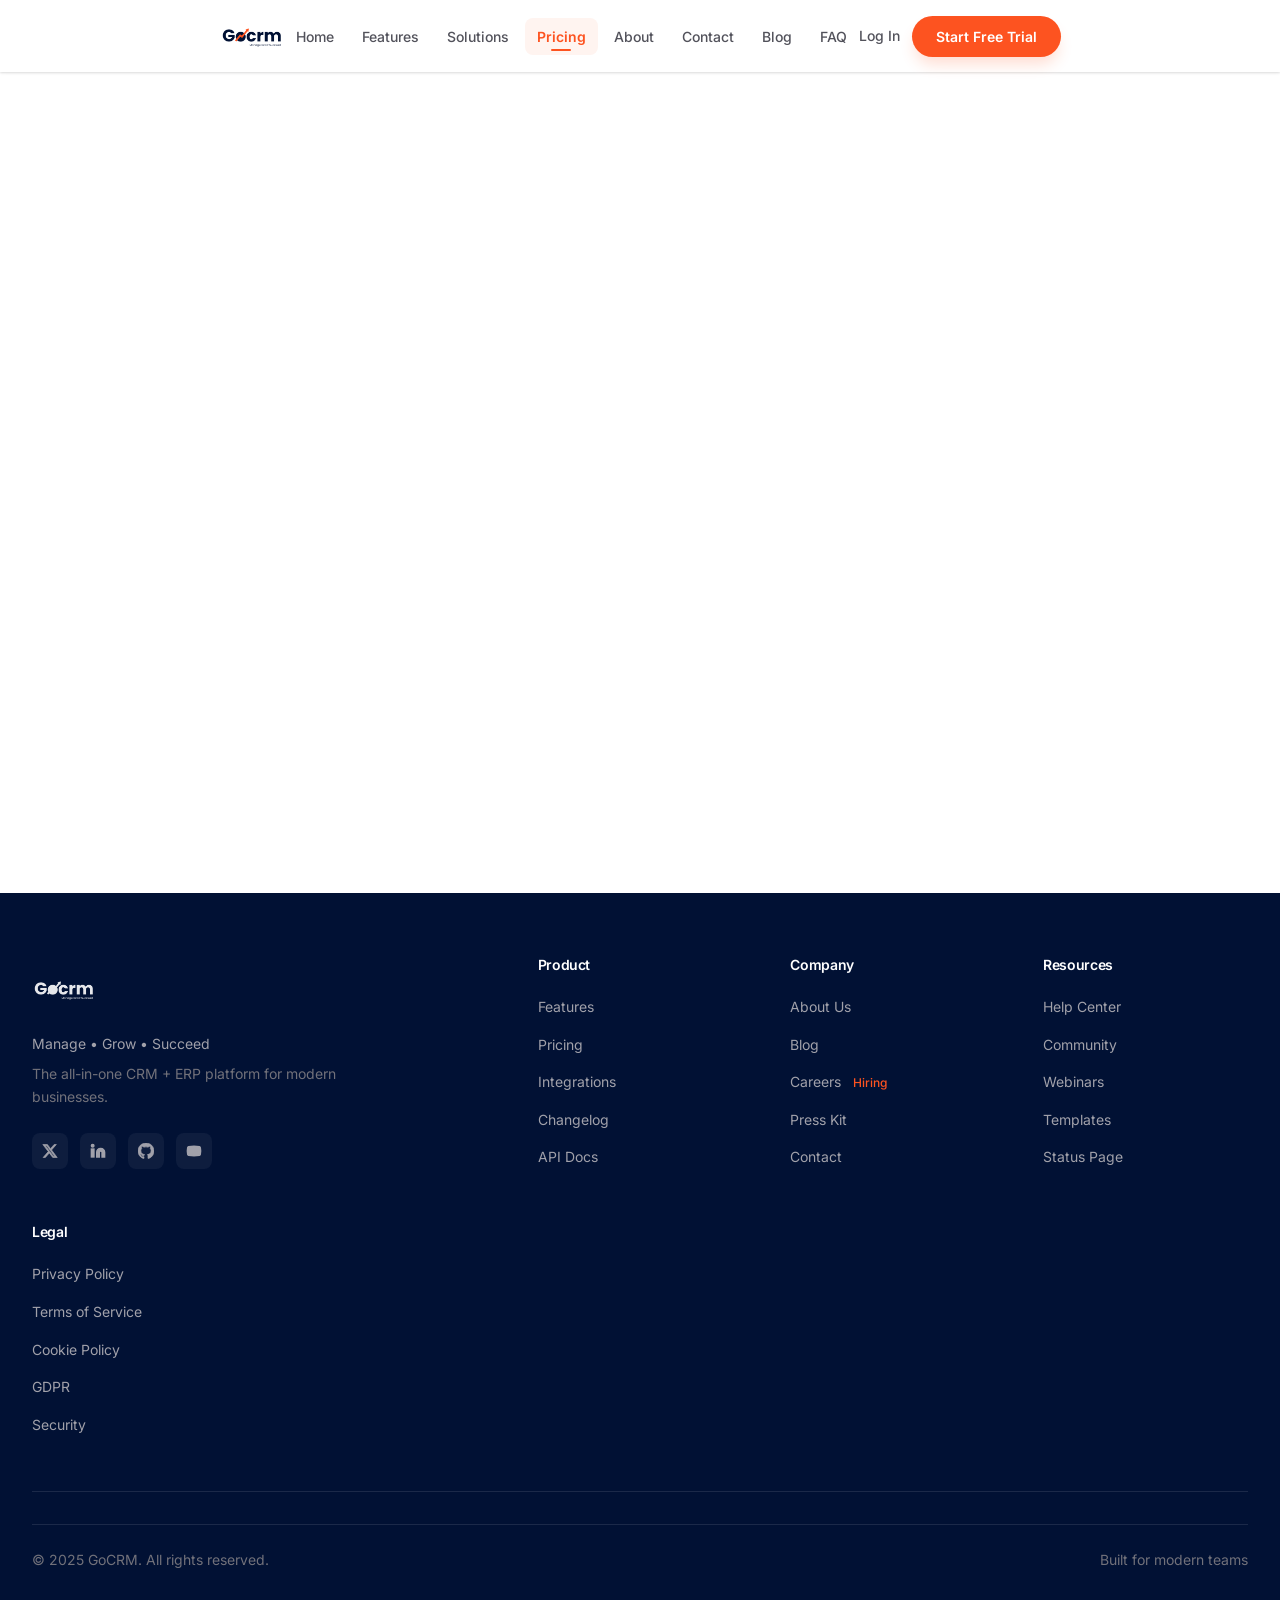
<file: pricing.html>
<!DOCTYPE html>
<html lang="en">
<head>
  <meta charset="UTF-8">
  <meta name="viewport" content="width=device-width, initial-scale=1.0">
  <title>Pricing — GoCRM | Simple, Transparent Pricing</title>
  <meta name="description" content="Start free and scale as you grow. No hidden fees, no surprises. See GoCRM's simple, transparent pricing plans.">
  <link rel="icon" href="assets/images/logo-gocrm.png" type="image/png">
  <link rel="preconnect" href="https://fonts.googleapis.com">
  <link rel="preconnect" href="https://fonts.gstatic.com" crossorigin>
  <link href="https://fonts.googleapis.com/css2?family=Inter:wght@400;500;600;700;800&display=swap" rel="stylesheet">
  <link rel="stylesheet" href="css/style.css">
</head>
<body class="page-pricing">
<div class="page-wrapper">

  <!-- ===================== NAVIGATION ===================== -->
  <header class="nav" id="navbar">
    <div class="container">
      <div class="nav__inner">
        <a href="index.html" class="nav__logo">
          <img src="assets/images/logo-gocrm.png" alt="GoCRM" class="nav-logo">
        </a>
        <div class="nav__links">
          <a href="index.html" class="nav__link">Home</a>
          <a href="features.html" class="nav__link">Features</a>
          <a href="solutions.html" class="nav__link">Solutions</a>
          <a href="pricing.html" class="nav__link nav__link--active">Pricing</a>
          <a href="about.html" class="nav__link">About</a>
          <a href="contact.html" class="nav__link">Contact</a>
          <a href="blog.html" class="nav__link">Blog</a>
          <a href="faq.html" class="nav__link">FAQ</a>
        </div>
        <div class="nav__cta">
          <a href="#" class="nav__login">Log In</a>
          <a href="pricing.html" class="btn btn--primary btn--sm">Start Free Trial</a>
        </div>
        <button class="nav__hamburger" id="menu-toggle" aria-label="Open navigation menu">
          <svg width="24" height="24" viewBox="0 0 24 24" fill="none" stroke="currentColor" stroke-width="2" stroke-linecap="round"><line x1="3" y1="6" x2="21" y2="6"/><line x1="3" y1="12" x2="21" y2="12"/><line x1="3" y1="18" x2="21" y2="18"/></svg>
        </button>
      </div>
    </div>
  </header>

  <!-- ===================== MOBILE MENU ===================== -->
  <div class="mobile-menu" id="mobile-menu">
    <div class="mobile-menu__overlay" id="menu-overlay"></div>
    <div class="mobile-menu__panel">
      <div class="mobile-menu__header">
        <img src="assets/images/logo-gocrm.png" alt="GoCRM" class="nav-logo">
        <button class="mobile-menu__close" id="menu-close" aria-label="Close navigation menu">
          <svg width="24" height="24" viewBox="0 0 24 24" fill="none" stroke="currentColor" stroke-width="2" stroke-linecap="round"><line x1="18" y1="6" x2="6" y2="18"/><line x1="6" y1="6" x2="18" y2="18"/></svg>
        </button>
      </div>
      <div class="mobile-menu__body">
        <a href="index.html" class="mobile-menu__link">Home</a>
        <a href="features.html" class="mobile-menu__link">Features</a>
        <a href="solutions.html" class="mobile-menu__link">Solutions</a>
        <a href="pricing.html" class="mobile-menu__link mobile-menu__link--active">Pricing</a>
        <a href="about.html" class="mobile-menu__link">About</a>
        <a href="contact.html" class="mobile-menu__link">Contact</a>
        <a href="blog.html" class="mobile-menu__link">Blog</a>
        <a href="faq.html" class="mobile-menu__link">FAQ</a>
        <div class="mobile-menu__footer" style="margin-top:1.5rem;">
          <a href="#" class="btn btn--secondary btn--sm" style="width:100%">Log In</a>
          <a href="pricing.html" class="btn btn--primary btn--sm" style="width:100%;margin-top:12px">Start Free Trial</a>
        </div>
      </div>
    </div>
  </div>

  <main style="flex:1;">

    <!-- ===================== HERO ===================== -->
    <section class="page-hero" data-animate="fadeInUp">
      <div class="container">
        <span class="page-badge">Pricing</span>
        <h2 class="page-hero__title">Simple, Transparent Pricing</h2>
        <p class="page-hero__subtitle">Start free. Scale as you grow. No hidden fees, no surprises.</p>
      </div>
    </section>

    <!-- ===================== PRICING SECTION ===================== -->
    <section style="padding-bottom:3rem;">
      <div class="container">

        <!-- Billing Toggle -->
        <div class="pricing-toggle" data-toggle="billing" data-animate="fadeInUp">
          <span class="pricing-toggle__label pricing-toggle__label--active pricing-toggle__label--monthly">Monthly</span>
          <button class="pricing-toggle__switch" aria-label="Toggle between monthly and annual billing">
            <span class="pricing-toggle__knob" style="display:none;"></span>
          </button>
          <span class="pricing-toggle__label pricing-toggle__label--annual">Annual <span class="pricing-toggle__save">Save 20%</span></span>
        </div>

        <!-- Pricing Grid -->
        <div class="pricing-grid" data-animate="stagger">

          <!-- Starter -->
          <div class="pricing-card">
            <div class="pricing-card__header">
              <h3 class="pricing-card__name">Starter</h3>
              <p class="pricing-card__desc">Perfect for freelancers and solopreneurs</p>
              <div class="pricing-card__price">
                <span class="pricing-card__amount" data-price-monthly="0" data-price-annual="0">$0</span>
                <span class="pricing-card__period">/mo</span>
              </div>
            </div>
            <a href="#" class="btn btn--primary pricing-card__cta">Get Started Free</a>
            <ul class="pricing-card__features">
              <li>
                <svg width="16" height="16" viewBox="0 0 24 24" fill="none" stroke="currentColor" stroke-width="2.5" stroke-linecap="round" stroke-linejoin="round"><polyline points="20 6 9 17 4 12"/></svg>
                100 contacts
              </li>
              <li>
                <svg width="16" height="16" viewBox="0 0 24 24" fill="none" stroke="currentColor" stroke-width="2.5" stroke-linecap="round" stroke-linejoin="round"><polyline points="20 6 9 17 4 12"/></svg>
                1 user
              </li>
              <li>
                <svg width="16" height="16" viewBox="0 0 24 24" fill="none" stroke="currentColor" stroke-width="2.5" stroke-linecap="round" stroke-linejoin="round"><polyline points="20 6 9 17 4 12"/></svg>
                Basic reports
              </li>
              <li>
                <svg width="16" height="16" viewBox="0 0 24 24" fill="none" stroke="currentColor" stroke-width="2.5" stroke-linecap="round" stroke-linejoin="round"><polyline points="20 6 9 17 4 12"/></svg>
                Email support
              </li>
              <li>
                <svg width="16" height="16" viewBox="0 0 24 24" fill="none" stroke="currentColor" stroke-width="2.5" stroke-linecap="round" stroke-linejoin="round"><polyline points="20 6 9 17 4 12"/></svg>
                1 GB storage
              </li>
              <li>
                <svg width="16" height="16" viewBox="0 0 24 24" fill="none" stroke="currentColor" stroke-width="2.5" stroke-linecap="round" stroke-linejoin="round"><polyline points="20 6 9 17 4 12"/></svg>
                Community support
              </li>
            </ul>
          </div>

          <!-- Professional (Featured) -->
          <div class="pricing-card pricing-card--featured">
            <span class="pricing-card__badge">Most Popular</span>
            <div class="pricing-card__header">
              <h3 class="pricing-card__name">Professional</h3>
              <p class="pricing-card__desc">Best for growing teams</p>
              <div class="pricing-card__price">
                <span class="pricing-card__amount" data-price-monthly="49" data-price-annual="39">$49</span>
                <span class="pricing-card__period">/mo</span>
              </div>
            </div>
            <a href="#" class="btn btn--primary pricing-card__cta">Start Free Trial</a>
            <ul class="pricing-card__features">
              <li>
                <svg width="16" height="16" viewBox="0 0 24 24" fill="none" stroke="currentColor" stroke-width="2.5" stroke-linecap="round" stroke-linejoin="round"><polyline points="20 6 9 17 4 12"/></svg>
                10,000 contacts
              </li>
              <li>
                <svg width="16" height="16" viewBox="0 0 24 24" fill="none" stroke="currentColor" stroke-width="2.5" stroke-linecap="round" stroke-linejoin="round"><polyline points="20 6 9 17 4 12"/></svg>
                10 users
              </li>
              <li>
                <svg width="16" height="16" viewBox="0 0 24 24" fill="none" stroke="currentColor" stroke-width="2.5" stroke-linecap="round" stroke-linejoin="round"><polyline points="20 6 9 17 4 12"/></svg>
                Advanced reports
              </li>
              <li>
                <svg width="16" height="16" viewBox="0 0 24 24" fill="none" stroke="currentColor" stroke-width="2.5" stroke-linecap="round" stroke-linejoin="round"><polyline points="20 6 9 17 4 12"/></svg>
                Priority support
              </li>
              <li>
                <svg width="16" height="16" viewBox="0 0 24 24" fill="none" stroke="currentColor" stroke-width="2.5" stroke-linecap="round" stroke-linejoin="round"><polyline points="20 6 9 17 4 12"/></svg>
                Workflow automation
              </li>
              <li>
                <svg width="16" height="16" viewBox="0 0 24 24" fill="none" stroke="currentColor" stroke-width="2.5" stroke-linecap="round" stroke-linejoin="round"><polyline points="20 6 9 17 4 12"/></svg>
                API access
              </li>
              <li>
                <svg width="16" height="16" viewBox="0 0 24 24" fill="none" stroke="currentColor" stroke-width="2.5" stroke-linecap="round" stroke-linejoin="round"><polyline points="20 6 9 17 4 12"/></svg>
                Custom fields
              </li>
              <li>
                <svg width="16" height="16" viewBox="0 0 24 24" fill="none" stroke="currentColor" stroke-width="2.5" stroke-linecap="round" stroke-linejoin="round"><polyline points="20 6 9 17 4 12"/></svg>
                50 GB storage
              </li>
            </ul>
          </div>

          <!-- Enterprise -->
          <div class="pricing-card">
            <div class="pricing-card__header">
              <h3 class="pricing-card__name">Enterprise</h3>
              <p class="pricing-card__desc">For large organizations</p>
              <div class="pricing-card__price">
                <span class="pricing-card__amount" data-price-monthly="99" data-price-annual="79">$99</span>
                <span class="pricing-card__period">/mo</span>
              </div>
            </div>
            <a href="contact.html" class="btn pricing-card__cta pricing-card__cta--navy">Contact Sales</a>
            <ul class="pricing-card__features">
              <li>
                <svg width="16" height="16" viewBox="0 0 24 24" fill="none" stroke="currentColor" stroke-width="2.5" stroke-linecap="round" stroke-linejoin="round"><polyline points="20 6 9 17 4 12"/></svg>
                Unlimited contacts
              </li>
              <li>
                <svg width="16" height="16" viewBox="0 0 24 24" fill="none" stroke="currentColor" stroke-width="2.5" stroke-linecap="round" stroke-linejoin="round"><polyline points="20 6 9 17 4 12"/></svg>
                Unlimited users
              </li>
              <li>
                <svg width="16" height="16" viewBox="0 0 24 24" fill="none" stroke="currentColor" stroke-width="2.5" stroke-linecap="round" stroke-linejoin="round"><polyline points="20 6 9 17 4 12"/></svg>
                Custom reports
              </li>
              <li>
                <svg width="16" height="16" viewBox="0 0 24 24" fill="none" stroke="currentColor" stroke-width="2.5" stroke-linecap="round" stroke-linejoin="round"><polyline points="20 6 9 17 4 12"/></svg>
                Dedicated support
              </li>
              <li>
                <svg width="16" height="16" viewBox="0 0 24 24" fill="none" stroke="currentColor" stroke-width="2.5" stroke-linecap="round" stroke-linejoin="round"><polyline points="20 6 9 17 4 12"/></svg>
                Custom integrations
              </li>
              <li>
                <svg width="16" height="16" viewBox="0 0 24 24" fill="none" stroke="currentColor" stroke-width="2.5" stroke-linecap="round" stroke-linejoin="round"><polyline points="20 6 9 17 4 12"/></svg>
                SSO &amp; SAML
              </li>
              <li>
                <svg width="16" height="16" viewBox="0 0 24 24" fill="none" stroke="currentColor" stroke-width="2.5" stroke-linecap="round" stroke-linejoin="round"><polyline points="20 6 9 17 4 12"/></svg>
                Audit logs
              </li>
              <li>
                <svg width="16" height="16" viewBox="0 0 24 24" fill="none" stroke="currentColor" stroke-width="2.5" stroke-linecap="round" stroke-linejoin="round"><polyline points="20 6 9 17 4 12"/></svg>
                Unlimited storage
              </li>
              <li>
                <svg width="16" height="16" viewBox="0 0 24 24" fill="none" stroke="currentColor" stroke-width="2.5" stroke-linecap="round" stroke-linejoin="round"><polyline points="20 6 9 17 4 12"/></svg>
                On-premise option
              </li>
            </ul>
          </div>

        </div>
      </div>
    </section>

    <!-- ===================== FAQ TEASER ===================== -->
    <section>
      <div class="container">
        <div class="pricing-teaser" data-animate="fadeInUp">
          <p class="pricing-teaser__text">Have questions? <a href="faq.html" class="pricing-teaser__link">Check our FAQ</a> for answers to common questions about plans, billing, and features.</p>
        </div>
      </div>
    </section>

  </main>

  <!-- ===================== FOOTER ===================== -->
  <footer class="footer" style="margin-top:auto;">
    <div class="container">
      <div class="footer__top">
        <div class="footer__grid">
          <div class="footer__brand">
            <img src="assets/images/logo-gocrm.png" alt="GoCRM" class="footer-logo">
            <p class="footer__tagline">Manage &bull; Grow &bull; Succeed</p>
            <p class="footer__desc">The all-in-one CRM + ERP platform for modern businesses.</p>
            <div class="footer__social">
              <a href="#" class="footer__social-btn" aria-label="Twitter">
                <svg width="16" height="16" viewBox="0 0 24 24" fill="currentColor"><path d="M18.244 2.25h3.308l-7.227 8.26 8.502 11.24H16.17l-5.214-6.817L4.99 21.75H1.68l7.73-8.835L1.254 2.25H8.08l4.713 6.231zm-1.161 17.52h1.833L7.084 4.126H5.117z"/></svg>
              </a>
              <a href="#" class="footer__social-btn" aria-label="LinkedIn">
                <svg width="16" height="16" viewBox="0 0 24 24" fill="none" stroke="currentColor" stroke-width="2" stroke-linecap="round"><path d="M16 8a6 6 0 0 1 6 6v7h-4v-7a2 2 0 0 0-2-2 2 2 0 0 0-2 2v7h-4v-7a6 6 0 0 1 6-6z"/><rect x="2" y="9" width="4" height="12"/><circle cx="4" cy="4" r="2"/></svg>
              </a>
              <a href="#" class="footer__social-btn" aria-label="GitHub">
                <svg width="16" height="16" viewBox="0 0 24 24" fill="currentColor"><path d="M12 0c-6.626 0-12 5.373-12 12 0 5.302 3.438 9.8 8.207 11.387.599.111.793-.261.793-.577v-2.234c-3.338.726-4.033-1.416-4.033-1.416-.546-1.387-1.333-1.756-1.333-1.756-1.089-.745.083-.729.083-.729 1.205.084 1.839 1.237 1.839 1.237 1.07 1.834 2.807 1.304 3.492.997.107-.775.418-1.305.762-1.604-2.665-.305-5.467-1.334-5.467-5.931 0-1.311.469-2.381 1.236-3.221-.124-.303-.535-1.524.117-3.176 0 0 1.008-.322 3.301 1.23.957-.266 1.983-.399 3.003-.404 1.02.005 2.047.138 3.006.404 2.291-1.552 3.297-1.23 3.297-1.23.653 1.653.242 2.874.118 3.176.77.84 1.235 1.911 1.235 3.221 0 4.609-2.807 5.624-5.479 5.921.43.372.823 1.102.823 2.222v3.293c0 .319.192.694.801.576 4.765-1.589 8.199-6.086 8.199-11.386 0-6.627-5.373-12-12-12z"/></svg>
              </a>
              <a href="#" class="footer__social-btn" aria-label="YouTube">
                <svg width="16" height="16" viewBox="0 0 24 24" fill="none" stroke="currentColor" stroke-width="2" stroke-linecap="round"><path d="M2.5 17a24.12 24.12 0 0 1 0-10 2 2 0 0 1 1.4-1.4 49.56 49.56 0 0 1 16.2 0A2 2 0 0 1 21.5 7a24.12 24.12 0 0 1 0 10 2 2 0 0 1-1.4 1.4 49.55 49.55 0 0 1-16.2 0A2 2 0 0 1 2.5 17"/><path d="m10 15 5-3-5-3z"/></svg>
              </a>
            </div>
          </div>
          <div class="footer__col">
            <h4 class="footer__col-title">Product</h4>
            <ul class="footer__col-links">
              <li><a href="features.html">Features</a></li>
              <li><a href="pricing.html">Pricing</a></li>
              <li><a href="#">Integrations</a></li>
              <li><a href="#">Changelog</a></li>
              <li><a href="#">API Docs</a></li>
            </ul>
          </div>
          <div class="footer__col">
            <h4 class="footer__col-title">Company</h4>
            <ul class="footer__col-links">
              <li><a href="about.html">About Us</a></li>
              <li><a href="blog.html">Blog</a></li>
              <li><a href="#">Careers <span class="footer__badge">Hiring</span></a></li>
              <li><a href="#">Press Kit</a></li>
              <li><a href="contact.html">Contact</a></li>
            </ul>
          </div>
          <div class="footer__col">
            <h4 class="footer__col-title">Resources</h4>
            <ul class="footer__col-links">
              <li><a href="#">Help Center</a></li>
              <li><a href="#">Community</a></li>
              <li><a href="#">Webinars</a></li>
              <li><a href="#">Templates</a></li>
              <li><a href="#">Status Page</a></li>
            </ul>
          </div>
          <div class="footer__col">
            <h4 class="footer__col-title">Legal</h4>
            <ul class="footer__col-links">
              <li><a href="#">Privacy Policy</a></li>
              <li><a href="#">Terms of Service</a></li>
              <li><a href="#">Cookie Policy</a></li>
              <li><a href="#">GDPR</a></li>
              <li><a href="#">Security</a></li>
            </ul>
          </div>
        </div>
      </div>
      <div class="footer__bottom">
        <div class="footer__bottom-inner" style="display:flex;justify-content:space-between;align-items:center;padding:1.5rem 0;border-top:1px solid rgba(255,255,255,0.1);flex-wrap:wrap;gap:0.5rem;">
          <p style="color:var(--gray-500);font-size:0.875rem;">&copy; 2025 GoCRM. All rights reserved.</p>
          <p style="color:var(--gray-500);font-size:0.875rem;">Built for modern teams</p>
        </div>
      </div>
    </div>
  </footer>

</div><!-- page-wrapper -->
<script src="js/script.js" defer></script>
</body>
</html>
</file>
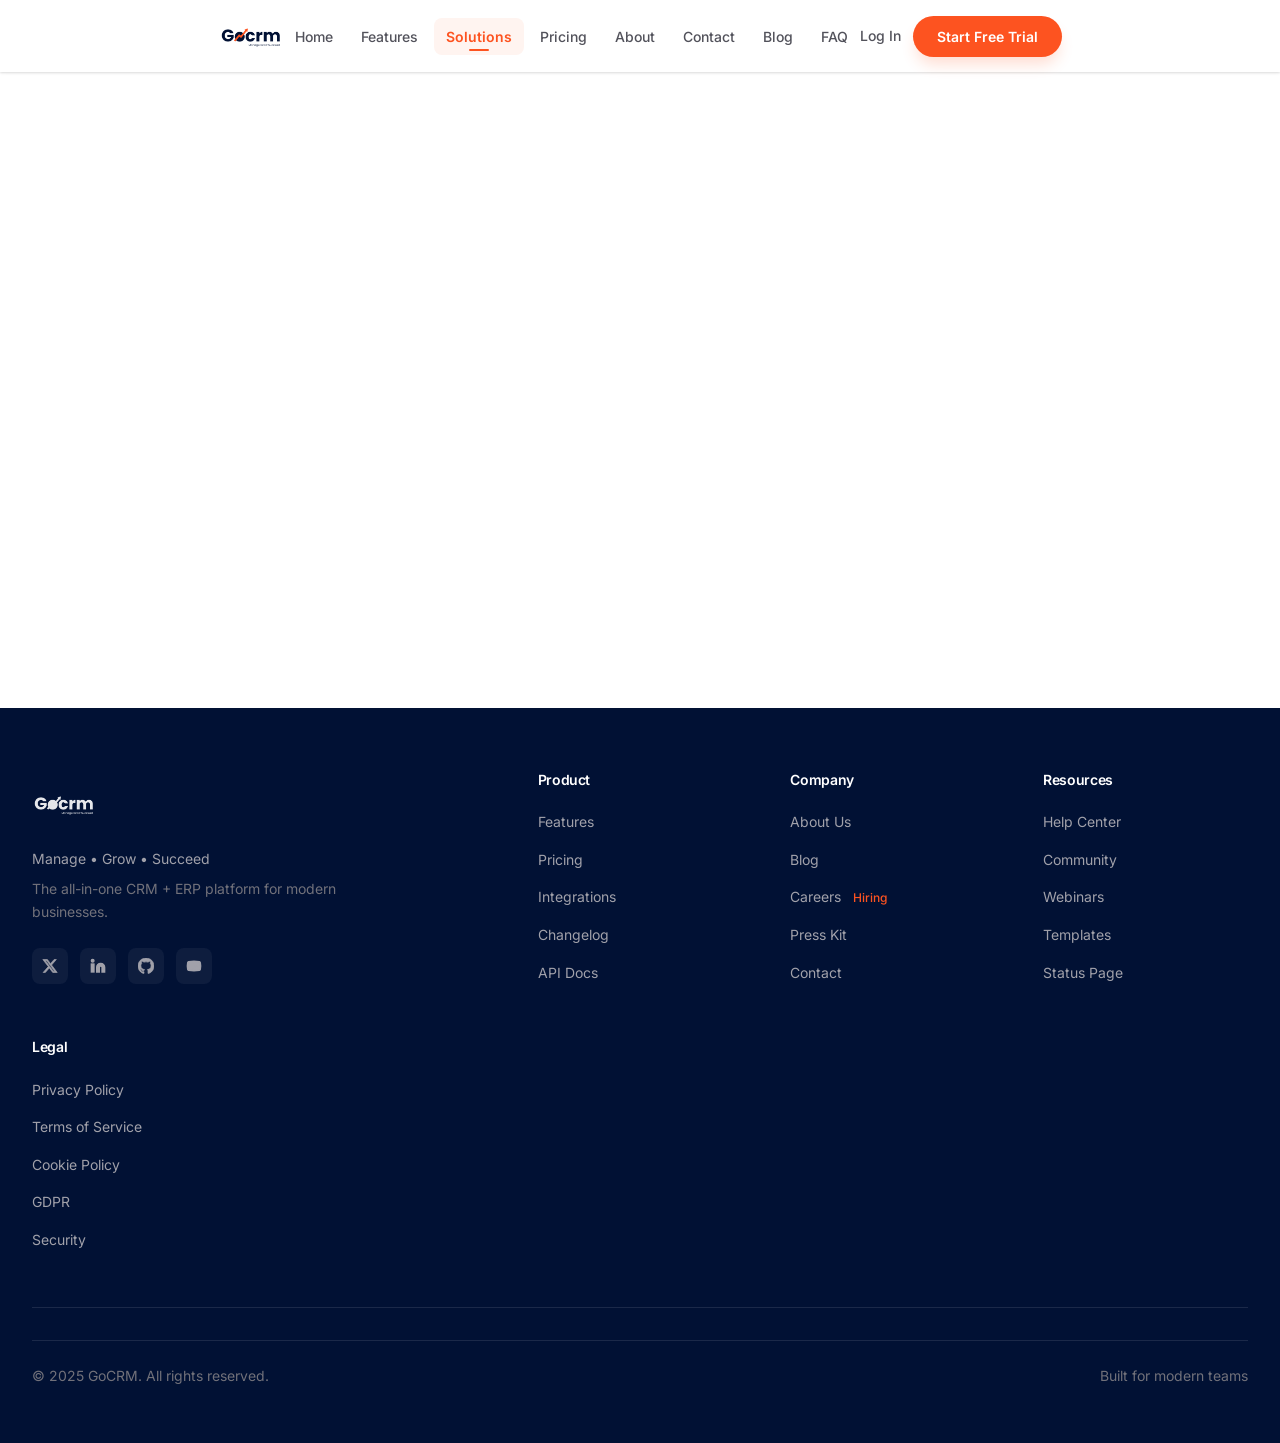
<file: solutions.html>
<!DOCTYPE html>
<html lang="en">
<head>
  <meta charset="UTF-8">
  <meta name="viewport" content="width=device-width, initial-scale=1.0">
  <title>Solutions — GoCRM | Industry-Specific Solutions</title>
  <meta name="description" content="GoCRM adapts to your industry with specialized tools and workflows for small businesses, sales teams, agencies, retail, services, and freelancers.">
  <link rel="icon" href="assets/images/logo-gocrm.png" type="image/png">
  <link rel="preconnect" href="https://fonts.googleapis.com">
  <link rel="preconnect" href="https://fonts.gstatic.com" crossorigin>
  <link href="https://fonts.googleapis.com/css2?family=Inter:wght@400;500;600;700;800&display=swap" rel="stylesheet">
  <link rel="stylesheet" href="css/style.css">
</head>
<body class="page-solutions">
<div class="page-wrapper">

  <!-- ===================== NAVIGATION ===================== -->
  <header class="nav" id="navbar">
    <div class="container">
      <div class="nav__inner">
        <a href="index.html" class="nav__logo">
          <img src="assets/images/logo-gocrm.png" alt="GoCRM" class="nav-logo">
        </a>
        <div class="nav__links">
          <a href="index.html" class="nav__link">Home</a>
          <a href="features.html" class="nav__link">Features</a>
          <a href="solutions.html" class="nav__link nav__link--active">Solutions</a>
          <a href="pricing.html" class="nav__link">Pricing</a>
          <a href="about.html" class="nav__link">About</a>
          <a href="contact.html" class="nav__link">Contact</a>
          <a href="blog.html" class="nav__link">Blog</a>
          <a href="faq.html" class="nav__link">FAQ</a>
        </div>
        <div class="nav__cta">
          <a href="#" class="nav__login">Log In</a>
          <a href="pricing.html" class="btn btn--primary btn--sm">Start Free Trial</a>
        </div>
        <button class="nav__hamburger" id="menu-toggle" aria-label="Open navigation menu">
          <svg width="24" height="24" viewBox="0 0 24 24" fill="none" stroke="currentColor" stroke-width="2" stroke-linecap="round"><line x1="3" y1="6" x2="21" y2="6"/><line x1="3" y1="12" x2="21" y2="12"/><line x1="3" y1="18" x2="21" y2="18"/></svg>
        </button>
      </div>
    </div>
  </header>

  <!-- ===================== MOBILE MENU ===================== -->
  <div class="mobile-menu" id="mobile-menu">
    <div class="mobile-menu__overlay" id="menu-overlay"></div>
    <div class="mobile-menu__panel">
      <div class="mobile-menu__header">
        <img src="assets/images/logo-gocrm.png" alt="GoCRM" class="nav-logo">
        <button class="mobile-menu__close" id="menu-close" aria-label="Close navigation menu">
          <svg width="24" height="24" viewBox="0 0 24 24" fill="none" stroke="currentColor" stroke-width="2" stroke-linecap="round"><line x1="18" y1="6" x2="6" y2="18"/><line x1="6" y1="6" x2="18" y2="18"/></svg>
        </button>
      </div>
      <div class="mobile-menu__body">
        <a href="index.html" class="mobile-menu__link">Home</a>
        <a href="features.html" class="mobile-menu__link">Features</a>
        <a href="solutions.html" class="mobile-menu__link mobile-menu__link--active">Solutions</a>
        <a href="pricing.html" class="mobile-menu__link">Pricing</a>
        <a href="about.html" class="mobile-menu__link">About</a>
        <a href="contact.html" class="mobile-menu__link">Contact</a>
        <a href="blog.html" class="mobile-menu__link">Blog</a>
        <a href="faq.html" class="mobile-menu__link">FAQ</a>
        <div class="mobile-menu__footer" style="margin-top:1.5rem;">
          <a href="#" class="btn btn--secondary btn--sm" style="width:100%">Log In</a>
          <a href="pricing.html" class="btn btn--primary btn--sm" style="width:100%;margin-top:12px">Start Free Trial</a>
        </div>
      </div>
    </div>
  </div>

  <main style="flex:1;">

    <!-- ===================== HERO ===================== -->
    <section class="page-hero" data-animate="fadeInUp">
      <div class="container">
        <span class="page-badge">Solutions</span>
        <h2 class="page-hero__title">Solutions for Every Industry</h2>
        <p class="page-hero__subtitle">GoCRM adapts to your unique business needs. Discover how thousands of companies across industries use our platform to grow.</p>
      </div>
    </section>

    <!-- ===================== SOLUTIONS GRID ===================== -->
    <section style="padding-bottom:5rem;">
      <div class="container">
        <div class="solutions-grid" data-animate="stagger">

          <!-- Small Businesses -->
          <div class="sol-card">
            <div class="sol-card__icon">
              <svg width="24" height="24" viewBox="0 0 24 24" fill="none" stroke="currentColor" stroke-width="2" stroke-linecap="round" stroke-linejoin="round"><path d="M6 22V4a2 2 0 0 1 2-2h8a2 2 0 0 1 2 2v18Z"/><path d="M6 12H4a2 2 0 0 0-2 2v6a2 2 0 0 0 2 2h2"/><path d="M18 9h2a2 2 0 0 1 2 2v9a2 2 0 0 1-2 2h-2"/><path d="M10 6h4"/><path d="M10 10h4"/><path d="M10 14h4"/><path d="M10 18h4"/></svg>
            </div>
            <h3 class="sol-card__title">Small Businesses</h3>
            <p class="sol-card__desc">From customer management to invoicing, everything you need to run and grow your small business.</p>
            <a href="#" class="sol-card__link">Learn More <svg width="16" height="16" viewBox="0 0 24 24" fill="none" stroke="currentColor" stroke-width="2" stroke-linecap="round" stroke-linejoin="round"><path d="M5 12h14"/><path d="m12 5 7 7-7 7"/></svg></a>
          </div>

          <!-- Sales Teams -->
          <div class="sol-card">
            <div class="sol-card__icon">
              <svg width="24" height="24" viewBox="0 0 24 24" fill="none" stroke="currentColor" stroke-width="2" stroke-linecap="round" stroke-linejoin="round"><path d="M16 21v-2a4 4 0 0 0-4-4H6a4 4 0 0 0-4 4v2"/><circle cx="9" cy="7" r="4"/><line x1="19" y1="8" x2="19" y2="14"/><line x1="22" y1="11" x2="16" y2="11"/></svg>
            </div>
            <h3 class="sol-card__title">Sales Teams</h3>
            <p class="sol-card__desc">Close more deals with pipeline management, forecasting, and team collaboration tools.</p>
            <a href="#" class="sol-card__link">Learn More <svg width="16" height="16" viewBox="0 0 24 24" fill="none" stroke="currentColor" stroke-width="2" stroke-linecap="round" stroke-linejoin="round"><path d="M5 12h14"/><path d="m12 5 7 7-7 7"/></svg></a>
          </div>

          <!-- Agencies -->
          <div class="sol-card">
            <div class="sol-card__icon">
              <svg width="24" height="24" viewBox="0 0 24 24" fill="none" stroke="currentColor" stroke-width="2" stroke-linecap="round" stroke-linejoin="round"><rect x="2" y="7" width="20" height="14" rx="2" ry="2"/><path d="M16 21V5a2 2 0 0 0-2-2h-4a2 2 0 0 0-2 2v16"/></svg>
            </div>
            <h3 class="sol-card__title">Agencies</h3>
            <p class="sol-card__desc">Manage clients, projects, and billing in one place. Track profitability per account.</p>
            <a href="#" class="sol-card__link">Learn More <svg width="16" height="16" viewBox="0 0 24 24" fill="none" stroke="currentColor" stroke-width="2" stroke-linecap="round" stroke-linejoin="round"><path d="M5 12h14"/><path d="m12 5 7 7-7 7"/></svg></a>
          </div>

          <!-- Retail Stores -->
          <div class="sol-card">
            <div class="sol-card__icon">
              <svg width="24" height="24" viewBox="0 0 24 24" fill="none" stroke="currentColor" stroke-width="2" stroke-linecap="round" stroke-linejoin="round"><path d="m2 7 4.41-4.41A2 2 0 0 1 7.83 2h8.34a2 2 0 0 1 1.42.59L22 7"/><path d="M4 12v8a2 2 0 0 0 2 2h12a2 2 0 0 0 2-2v-8"/><path d="M15 22v-4a2 2 0 0 0-2-2h-2a2 2 0 0 0-2 2v4"/><path d="M2 7h20"/></svg>
            </div>
            <h3 class="sol-card__title">Retail Stores</h3>
            <p class="sol-card__desc">Integrated POS, inventory management, and omnichannel sales capabilities.</p>
            <a href="#" class="sol-card__link">Learn More <svg width="16" height="16" viewBox="0 0 24 24" fill="none" stroke="currentColor" stroke-width="2" stroke-linecap="round" stroke-linejoin="round"><path d="M5 12h14"/><path d="m12 5 7 7-7 7"/></svg></a>
          </div>

          <!-- Service Companies -->
          <div class="sol-card">
            <div class="sol-card__icon">
              <svg width="24" height="24" viewBox="0 0 24 24" fill="none" stroke="currentColor" stroke-width="2" stroke-linecap="round" stroke-linejoin="round"><path d="M14.7 6.3a1 1 0 0 0 0 1.4l1.6 1.6a1 1 0 0 0 1.4 0l3.77-3.77a6 6 0 0 1-7.94 7.94l-6.91 6.91a2.12 2.12 0 0 1-3-3l6.91-6.91a6 6 0 0 1 7.94-7.94l-3.76 3.76z"/></svg>
            </div>
            <h3 class="sol-card__title">Service Companies</h3>
            <p class="sol-card__desc">Schedule jobs, track time, manage invoices, and delight your customers.</p>
            <a href="#" class="sol-card__link">Learn More <svg width="16" height="16" viewBox="0 0 24 24" fill="none" stroke="currentColor" stroke-width="2" stroke-linecap="round" stroke-linejoin="round"><path d="M5 12h14"/><path d="m12 5 7 7-7 7"/></svg></a>
          </div>

          <!-- Freelancers -->
          <div class="sol-card">
            <div class="sol-card__icon">
              <svg width="24" height="24" viewBox="0 0 24 24" fill="none" stroke="currentColor" stroke-width="2" stroke-linecap="round" stroke-linejoin="round"><path d="M19 21v-2a4 4 0 0 0-4-4H9a4 4 0 0 0-4 4v2"/><circle cx="12" cy="7" r="4"/><path d="M12 11v4"/><path d="M8 15h8"/></svg>
            </div>
            <h3 class="sol-card__title">Freelancers</h3>
            <p class="sol-card__desc">Simple yet powerful tools to manage clients, projects, and get paid faster.</p>
            <a href="#" class="sol-card__link">Learn More <svg width="16" height="16" viewBox="0 0 24 24" fill="none" stroke="currentColor" stroke-width="2" stroke-linecap="round" stroke-linejoin="round"><path d="M5 12h14"/><path d="m12 5 7 7-7 7"/></svg></a>
          </div>

        </div>
      </div>
    </section>

    <!-- ===================== BOTTOM CTA CARD ===================== -->
    <section style="padding-bottom:5rem;">
      <div class="container">
        <div class="cta-card" data-animate="fadeInUp">
          <h3 class="cta-card__title">Not sure which plan fits?</h3>
          <p class="cta-card__subtitle">Our team can help you find the perfect solution tailored to your business size and industry requirements.</p>
          <div class="cta-card__btn">
            <a href="contact.html" class="btn btn--primary">Talk to Our Team <svg width="16" height="16" viewBox="0 0 24 24" fill="none" stroke="currentColor" stroke-width="2" stroke-linecap="round" stroke-linejoin="round"><path d="M5 12h14"/><path d="m12 5 7 7-7 7"/></svg></a>
          </div>
        </div>
      </div>
    </section>

  </main>

  <!-- ===================== FOOTER ===================== -->
  <footer class="footer" style="margin-top:auto;">
    <div class="container">
      <div class="footer__top">
        <div class="footer__grid">
          <div class="footer__brand">
            <img src="assets/images/logo-gocrm.png" alt="GoCRM" class="footer-logo">
            <p class="footer__tagline">Manage &bull; Grow &bull; Succeed</p>
            <p class="footer__desc">The all-in-one CRM + ERP platform for modern businesses.</p>
            <div class="footer__social">
              <a href="#" class="footer__social-btn" aria-label="Twitter">
                <svg width="16" height="16" viewBox="0 0 24 24" fill="currentColor"><path d="M18.244 2.25h3.308l-7.227 8.26 8.502 11.24H16.17l-5.214-6.817L4.99 21.75H1.68l7.73-8.835L1.254 2.25H8.08l4.713 6.231zm-1.161 17.52h1.833L7.084 4.126H5.117z"/></svg>
              </a>
              <a href="#" class="footer__social-btn" aria-label="LinkedIn">
                <svg width="16" height="16" viewBox="0 0 24 24" fill="none" stroke="currentColor" stroke-width="2" stroke-linecap="round"><path d="M16 8a6 6 0 0 1 6 6v7h-4v-7a2 2 0 0 0-2-2 2 2 0 0 0-2 2v7h-4v-7a6 6 0 0 1 6-6z"/><rect x="2" y="9" width="4" height="12"/><circle cx="4" cy="4" r="2"/></svg>
              </a>
              <a href="#" class="footer__social-btn" aria-label="GitHub">
                <svg width="16" height="16" viewBox="0 0 24 24" fill="currentColor"><path d="M12 0c-6.626 0-12 5.373-12 12 0 5.302 3.438 9.8 8.207 11.387.599.111.793-.261.793-.577v-2.234c-3.338.726-4.033-1.416-4.033-1.416-.546-1.387-1.333-1.756-1.333-1.756-1.089-.745.083-.729.083-.729 1.205.084 1.839 1.237 1.839 1.237 1.07 1.834 2.807 1.304 3.492.997.107-.775.418-1.305.762-1.604-2.665-.305-5.467-1.334-5.467-5.931 0-1.311.469-2.381 1.236-3.221-.124-.303-.535-1.524.117-3.176 0 0 1.008-.322 3.301 1.23.957-.266 1.983-.399 3.003-.404 1.02.005 2.047.138 3.006.404 2.291-1.552 3.297-1.23 3.297-1.23.653 1.653.242 2.874.118 3.176.77.84 1.235 1.911 1.235 3.221 0 4.609-2.807 5.624-5.479 5.921.43.372.823 1.102.823 2.222v3.293c0 .319.192.694.801.576 4.765-1.589 8.199-6.086 8.199-11.386 0-6.627-5.373-12-12-12z"/></svg>
              </a>
              <a href="#" class="footer__social-btn" aria-label="YouTube">
                <svg width="16" height="16" viewBox="0 0 24 24" fill="none" stroke="currentColor" stroke-width="2" stroke-linecap="round"><path d="M2.5 17a24.12 24.12 0 0 1 0-10 2 2 0 0 1 1.4-1.4 49.56 49.56 0 0 1 16.2 0A2 2 0 0 1 21.5 7a24.12 24.12 0 0 1 0 10 2 2 0 0 1-1.4 1.4 49.55 49.55 0 0 1-16.2 0A2 2 0 0 1 2.5 17"/><path d="m10 15 5-3-5-3z"/></svg>
              </a>
            </div>
          </div>
          <div class="footer__col">
            <h4 class="footer__col-title">Product</h4>
            <ul class="footer__col-links">
              <li><a href="features.html">Features</a></li>
              <li><a href="pricing.html">Pricing</a></li>
              <li><a href="#">Integrations</a></li>
              <li><a href="#">Changelog</a></li>
              <li><a href="#">API Docs</a></li>
            </ul>
          </div>
          <div class="footer__col">
            <h4 class="footer__col-title">Company</h4>
            <ul class="footer__col-links">
              <li><a href="about.html">About Us</a></li>
              <li><a href="blog.html">Blog</a></li>
              <li><a href="#">Careers <span class="footer__badge">Hiring</span></a></li>
              <li><a href="#">Press Kit</a></li>
              <li><a href="contact.html">Contact</a></li>
            </ul>
          </div>
          <div class="footer__col">
            <h4 class="footer__col-title">Resources</h4>
            <ul class="footer__col-links">
              <li><a href="#">Help Center</a></li>
              <li><a href="#">Community</a></li>
              <li><a href="#">Webinars</a></li>
              <li><a href="#">Templates</a></li>
              <li><a href="#">Status Page</a></li>
            </ul>
          </div>
          <div class="footer__col">
            <h4 class="footer__col-title">Legal</h4>
            <ul class="footer__col-links">
              <li><a href="#">Privacy Policy</a></li>
              <li><a href="#">Terms of Service</a></li>
              <li><a href="#">Cookie Policy</a></li>
              <li><a href="#">GDPR</a></li>
              <li><a href="#">Security</a></li>
            </ul>
          </div>
        </div>
      </div>
      <div class="footer__bottom">
        <div class="footer__bottom-inner" style="display:flex;justify-content:space-between;align-items:center;padding:1.5rem 0;border-top:1px solid rgba(255,255,255,0.1);flex-wrap:wrap;gap:0.5rem;">
          <p style="color:var(--gray-500);font-size:0.875rem;">&copy; 2025 GoCRM. All rights reserved.</p>
          <p style="color:var(--gray-500);font-size:0.875rem;">Built for modern teams</p>
        </div>
      </div>
    </div>
  </footer>

</div><!-- page-wrapper -->
<script src="js/script.js" defer></script>
</body>
</html>
</file>
<file: css/style.css>
/* ==========================================================================
   GoCRM — Premium SaaS Website Stylesheet
   Pure HTML/CSS/JS — No Frameworks
   Version: 2.0.0
   ========================================================================== */

/* ==========================================================================
   1. FONT IMPORT
   ========================================================================== */
@import url('https://fonts.googleapis.com/css2?family=Inter:wght@400;500;600;700;800&display=swap');

/* ==========================================================================
   2. CSS CUSTOM PROPERTIES
   ========================================================================== */
:root {
  /* Brand Colors */
  --navy: #011134;
  --navy-light: #0a1e4a;
  --navy-dark: #000a1e;
  --orange: #FD5320;
  --orange-hover: #e04a1c;
  --orange-light: #fff4f0;

  /* Neutrals */
  --black: #020202;
  --white: #ffffff;
  --gray-50: #F5F5F5;
  --gray-100: #f0f0f0;
  --gray-200: #e4e4e7;
  --gray-300: #d4d4d8;
  --gray-400: #a1a1aa;
  --gray-500: #71717a;
  --gray-600: #52525b;
  --gray-700: #3f3f46;
  --gray-800: #27272a;
  --gray-900: #18181b;

  /* Shadows */
  --shadow-sm: 0 1px 2px rgba(0, 0, 0, 0.05);
  --shadow: 0 1px 3px rgba(0, 0, 0, 0.1), 0 1px 2px rgba(0, 0, 0, 0.06);
  --shadow-md: 0 4px 6px -1px rgba(0, 0, 0, 0.1), 0 2px 4px -2px rgba(0, 0, 0, 0.1);
  --shadow-lg: 0 10px 15px -3px rgba(0, 0, 0, 0.1), 0 4px 6px -4px rgba(0, 0, 0, 0.1);
  --shadow-xl: 0 20px 25px -5px rgba(0, 0, 0, 0.1), 0 8px 10px -6px rgba(0, 0, 0, 0.1);
  --shadow-2xl: 0 25px 50px -12px rgba(0, 0, 0, 0.25);

  /* Borders */
  --radius: 0.75rem;

  /* Typography */
  --font-sans: 'Inter', system-ui, -apple-system, sans-serif;

  /* Transitions */
  --transition-fast: 0.15s ease;
  --transition-base: 0.2s ease;
  --transition-slow: 0.3s ease;

  /* Z-index scale */
  --z-base: 0;
  --z-dropdown: 10;
  --z-sticky: 40;
  --z-overlay: 50;
  --z-modal: 60;
}

/* ==========================================================================
   3. CSS RESET / NORMALIZE
   ========================================================================== */
*,
*::before,
*::after {
  box-sizing: border-box;
  margin: 0;
  padding: 0;
}

html {
  scroll-behavior: smooth;
  -webkit-text-size-adjust: 100%;
  -moz-text-size-adjust: 100%;
  text-size-adjust: 100%;
  -webkit-font-smoothing: antialiased;
  -moz-osx-font-smoothing: grayscale;
  text-rendering: optimizeLegibility;
}

body {
  font-family: var(--font-sans);
  font-size: 1rem;
  line-height: 1.6;
  color: var(--navy);
  background: var(--white);
}

/* Selection */
::selection {
  background: var(--orange);
  color: var(--white);
}

::-moz-selection {
  background: var(--orange);
  color: var(--white);
}

/* Images */
img,
svg {
  display: block;
  max-width: 100%;
}

img {
  height: auto;
}

/* Links */
a {
  color: inherit;
  text-decoration: none;
}

/* Lists */
ul, ol {
  list-style: none;
  padding: 0;
  margin: 0;
}

/* Forms */
button, input, select, textarea {
  font: inherit;
  color: inherit;
  outline: none;
}

button {
  cursor: pointer;
  background: none;
  border: none;
}

/* Table */
table {
  border-collapse: collapse;
  border-spacing: 0;
}

/* Fieldset / Legend */
fieldset {
  border: 0;
  padding: 0;
  margin: 0;
}

/* Address */
address {
  font-style: normal;
}

/* Remove default summary styles */
summary {
  cursor: pointer;
}

/* Remove default dialog styles */
dialog {
  padding: 0;
}

/* ==========================================================================
   4. CUSTOM SCROLLBAR
   ========================================================================== */
::-webkit-scrollbar {
  width: 6px;
  height: 6px;
}

::-webkit-scrollbar-track {
  background: var(--gray-100);
}

::-webkit-scrollbar-thumb {
  background: var(--gray-300);
  border-radius: 3px;
}

::-webkit-scrollbar-thumb:hover {
  background: var(--gray-400);
}

/* Firefox */
* {
  scrollbar-width: thin;
  scrollbar-color: var(--gray-300) var(--gray-100);
}

/* ==========================================================================
   5. PAGE LAYOUT (Sticky Footer)
   ========================================================================== */
.page-wrapper {
  display: flex;
  flex-direction: column;
  min-height: 100vh;
}

.page-wrapper > .footer {
  margin-top: auto;
}

/* ==========================================================================
   6. LAYOUT UTILITIES
   ========================================================================== */
.container {
  max-width: 1280px;
  margin: 0 auto;
  padding: 0 1rem;
}

@media (min-width: 640px) {
  .container {
    padding: 0 1.5rem;
  }
}

@media (min-width: 1024px) {
  .container {
    padding: 0 2rem;
  }
}

.section {
  padding: 6rem 0;
}

.section--gray {
  background: var(--gray-50);
}

.section--navy {
  background: var(--navy);
  color: var(--white);
}

.section--dark {
  background: var(--navy-dark);
  color: var(--white);
}

.section__heading {
  font-size: 1.875rem;
  font-weight: 700;
  color: var(--navy);
  line-height: 1.1;
  letter-spacing: -0.025em;
}

@media (min-width: 768px) {
  .section__heading {
    font-size: 2.25rem;
  }
}

.section--dark .section__heading,
.section--navy .section__heading {
  color: var(--white);
}

.section__subtitle {
  color: var(--gray-500);
  font-size: 1rem;
  margin-top: 0.75rem;
  line-height: 1.625;
}

.section--dark .section__subtitle,
.section--navy .section__subtitle {
  color: var(--gray-300);
}

/* ==========================================================================
   7. TYPOGRAPHY SYSTEM
   ========================================================================== */
h1, h2, h3, h4, h5, h6 {
  color: var(--navy);
  font-weight: 700;
  letter-spacing: -0.025em;
  line-height: 1.1;
}

.section--navy h1,
.section--navy h2,
.section--navy h3,
.section--navy h4,
.section--dark h1,
.section--dark h2,
.section--dark h3,
.section--dark h4 {
  color: var(--white);
}

h1 {
  font-size: 2.25rem;
  font-weight: 700;
  letter-spacing: -0.025em;
}

@media (min-width: 640px) {
  h1 { font-size: 3rem; }
}

@media (min-width: 768px) {
  h1 { font-size: 3.75rem; }
}

@media (min-width: 1024px) {
  h1 { font-size: 4.5rem; }
}

/* Inner page hero headings — smaller */
.hero__container h1,
.pt-32 h1 {
  font-size: 2.25rem;
  letter-spacing: -0.025em;
}

@media (min-width: 640px) {
  .hero__container h1,
  .pt-32 h1 { font-size: 3rem; }
}

@media (min-width: 768px) {
  .hero__container h1,
  .pt-32 h1 { font-size: 3.75rem; }
}

h2 {
  font-size: 1.875rem;
}

@media (min-width: 768px) {
  h2 { font-size: 2.25rem; }
}

@media (min-width: 1024px) {
  h2 { font-size: 3rem; }
}

h3 {
  font-size: 1.25rem;
}

@media (min-width: 768px) {
  h3 { font-size: 1.5rem; }
}

h4 {
  font-size: 1.125rem;
}

h5 {
  font-size: 1rem;
}

h6 {
  font-size: 0.875rem;
  text-transform: uppercase;
  letter-spacing: 0.05em;
}

.section-label {
  font-size: 0.875rem;
  font-weight: 500;
  color: var(--gray-400);
  letter-spacing: 0.05em;
  text-transform: uppercase;
  text-align: center;
}

.section-title {
  font-size: 2.25rem;
  font-weight: 700;
  color: var(--navy);
  letter-spacing: -0.025em;
  text-align: center;
  line-height: 1.1;
  margin-top: 1rem;
}

@media (min-width: 768px) {
  .section-title { font-size: 3rem; }
}

@media (min-width: 1024px) {
  .section-title { font-size: 3.75rem; }
}

.section-title--white {
  color: var(--white);
}

.section-subtitle {
  font-size: 1.125rem;
  color: var(--gray-500);
  max-width: 42rem;
  margin: 1.5rem auto 0;
  text-align: center;
  line-height: 1.625;
}

/* ==========================================================================
   8. NAVIGATION
   ========================================================================== */
.nav {
  position: fixed;
  top: 0;
  left: 0;
  right: 0;
  z-index: var(--z-sticky);
  height: 72px;
  display: flex;
  align-items: center;
  transition: background var(--transition-slow), box-shadow var(--transition-slow), backdrop-filter var(--transition-slow);
}

.nav--scrolled {
  background: rgba(255, 255, 255, 0.95);
  backdrop-filter: blur(12px);
  -webkit-backdrop-filter: blur(12px);
  box-shadow: var(--shadow);
}

.nav__inner {
  display: flex;
  align-items: center;
  justify-content: space-between;
  height: 72px;
  width: 100%;
}

/* When .nav__inner is a direct child of .nav (not inside .container) */
.nav > .nav__inner {
  max-width: 1280px;
  margin: 0 auto;
  padding: 0 1rem;
}

@media (min-width: 640px) {
  .nav > .nav__inner { padding: 0 1.5rem; }
}

@media (min-width: 1024px) {
  .nav > .nav__inner { padding: 0 2rem; }
}

/* When .container wraps .nav__inner (index/solutions style) */
.container > .nav__inner {
  display: flex;
  align-items: center;
  justify-content: space-between;
  height: 72px;
}

.nav__logo {
  height: 64px;
  width: auto;
  cursor: pointer;
  flex-shrink: 0;
}

.nav__logo-img {
  height: 64px;
  width: auto;
}

.nav__logo--footer,
.footer__logo {
  height: 4rem;
  width: auto;
  filter: brightness(0) invert(1);
}

.nav__links {
  display: none;
}

@media (min-width: 1024px) {
  .nav__links {
    display: flex;
    align-items: center;
    gap: 4px;
  }
}

.nav__link {
  padding: 0.5rem 0.75rem;
  font-size: 0.875rem;
  font-weight: 500;
  color: var(--gray-600);
  border-radius: 0.5rem;
  position: relative;
  text-decoration: none;
  background: none;
  border: none;
  cursor: pointer;
  transition: color var(--transition-base);
  line-height: 1.5;
  display: inline-block;
}

.nav__link:hover {
  color: var(--navy);
}

.nav__link--active {
  color: var(--navy);
  font-weight: 600;
}

.nav__link--active::after {
  content: '';
  position: absolute;
  bottom: 4px;
  left: 50%;
  transform: translateX(-50%);
  width: 1.25rem;
  height: 2px;
  background: var(--orange);
  border-radius: 9999px;
}

.nav__cta,
.nav__actions {
  display: none;
  align-items: center;
  gap: 12px;
}

@media (min-width: 1024px) {
  .nav__cta,
  .nav__actions {
    display: flex;
  }
}

.nav__login {
  font-size: 0.875rem;
  font-weight: 500;
  color: var(--gray-600);
  cursor: pointer;
  background: none;
  border: none;
  text-decoration: none;
  transition: color var(--transition-base);
}

.nav__login:hover {
  color: var(--navy);
}

.nav__hamburger {
  display: flex;
  align-items: center;
  justify-content: center;
  width: 2.5rem;
  height: 2.5rem;
  border-radius: 0.5rem;
  border: none;
  cursor: pointer;
  background: none;
  color: var(--navy);
  transition: background var(--transition-base);
}

.nav__hamburger:hover {
  background: var(--gray-50);
}

@media (min-width: 1024px) {
  .nav__hamburger {
    display: none;
  }
}

/* ==========================================================================
   9. MOBILE MENU (Slide-in Drawer)
   ========================================================================== */
.mobile-menu {
  position: fixed;
  inset: 0;
  z-index: var(--z-overlay);
  pointer-events: none;
  opacity: 0;
  transition: opacity var(--transition-slow);
}

.mobile-menu--open {
  pointer-events: auto;
  opacity: 1;
}

.mobile-menu__overlay {
  position: absolute;
  inset: 0;
  background: rgba(0, 0, 0, 0.5);
  opacity: 0;
  transition: opacity var(--transition-slow);
}

.mobile-menu--open .mobile-menu__overlay {
  opacity: 1;
}

/* Standalone overlay (contact/blog/faq pages) */
.mobile-menu__overlay {
  position: fixed;
  inset: 0;
  z-index: var(--z-overlay);
  background: rgba(0, 0, 0, 0.5);
  opacity: 0;
  pointer-events: none;
  transition: opacity var(--transition-slow);
}

.mobile-menu__overlay--visible {
  opacity: 1;
  pointer-events: auto;
}

.mobile-menu__panel {
  position: absolute;
  top: 0;
  right: 0;
  width: 300px;
  max-width: 85vw;
  height: 100%;
  background: var(--white);
  transform: translateX(100%);
  transition: transform var(--transition-slow);
  overflow-y: auto;
  z-index: 1;
}

/* Standalone mobile menu (contact/blog/faq) */
.mobile-menu {
  position: fixed;
  top: 0;
  right: 0;
  width: 300px;
  max-width: 85vw;
  height: 100%;
  background: var(--white);
  transform: translateX(100%);
  transition: transform var(--transition-slow);
  z-index: calc(var(--z-overlay) + 1);
  overflow-y: auto;
}

.mobile-menu--open .mobile-menu__panel,
.mobile-menu.mobile-menu--open {
  transform: translateX(0);
}

.mobile-menu__header {
  display: flex;
  align-items: center;
  justify-content: space-between;
  padding: 1.25rem 1.5rem;
  border-bottom: 1px solid var(--gray-200);
  position: sticky;
  top: 0;
  background: var(--white);
  z-index: 1;
}

.mobile-menu__close {
  display: flex;
  align-items: center;
  justify-content: center;
  width: 2.5rem;
  height: 2.5rem;
  border-radius: 0.5rem;
  border: none;
  cursor: pointer;
  background: none;
  transition: background var(--transition-base);
  color: var(--navy);
}

.mobile-menu__close:hover {
  background: var(--gray-50);
}

.mobile-menu__body,
.mobile-menu__links {
  padding: 1rem;
}

.mobile-menu__link {
  display: block;
  width: 100%;
  text-align: left;
  padding: 0.75rem 1rem;
  font-size: 0.9375rem;
  font-weight: 500;
  color: var(--gray-700);
  border-radius: 0.5rem;
  text-decoration: none;
  border: none;
  cursor: pointer;
  background: none;
  transition: background var(--transition-base), color var(--transition-base);
}

.mobile-menu__link:hover {
  background: var(--gray-50);
}

.mobile-menu__link--active {
  background: var(--orange-light);
  color: var(--orange);
  font-weight: 600;
}

.mobile-menu__footer {
  padding: 1rem 1.5rem 1.5rem;
  border-top: 1px solid var(--gray-200);
  margin-top: 1rem;
}

/* ==========================================================================
   10. BUTTONS
   ========================================================================== */
.btn {
  display: inline-flex;
  align-items: center;
  justify-content: center;
  font-weight: 600;
  border-radius: 9999px;
  cursor: pointer;
  border: none;
  transition: all var(--transition-base);
  text-decoration: none;
  line-height: 1.5;
  position: relative;
  overflow: hidden;
  white-space: nowrap;
}

/* Ripple effect container */
.btn .btn__ripple {
  position: absolute;
  border-radius: 50%;
  background: rgba(255, 255, 255, 0.35);
  transform: scale(0);
  animation: btn-ripple 0.6s ease-out;
  pointer-events: none;
}

@keyframes btn-ripple {
  to {
    transform: scale(4);
    opacity: 0;
  }
}

.btn--primary {
  background: var(--orange);
  color: var(--white);
  padding: 1rem 2rem;
  font-size: 1rem;
  box-shadow: 0 10px 15px -3px rgba(253, 83, 32, 0.2);
}

.btn--primary:hover {
  background: var(--orange-hover);
  box-shadow: 0 20px 25px -5px rgba(253, 83, 32, 0.25);
  transform: translateY(-1px);
}

.btn--primary:active {
  transform: scale(0.98) translateY(0);
}

.btn--secondary {
  border: 1px solid var(--gray-300);
  color: var(--navy);
  padding: 1rem 2rem;
  font-size: 1rem;
  background: var(--white);
}

.btn--secondary:hover {
  border-color: var(--navy);
  background: var(--navy);
  color: var(--white);
}

.btn--secondary:active {
  transform: scale(0.98);
}

.btn--outline {
  border: 1px solid var(--gray-300);
  color: var(--navy);
  padding: 1rem 2rem;
  font-size: 1rem;
  background: var(--white);
}

.btn--outline:hover {
  border-color: var(--navy);
  background: var(--navy);
  color: var(--white);
}

.btn--outline:active {
  transform: scale(0.98);
}

/* White button for dark backgrounds */
.btn--white {
  background: var(--white);
  color: var(--navy);
  padding: 1rem 2rem;
  font-size: 1rem;
}

.btn--white:hover {
  box-shadow: 0 10px 15px -3px rgba(0, 0, 0, 0.1);
  transform: translateY(-1px);
}

.btn--sm {
  padding: 0.625rem 1.5rem;
  font-size: 0.875rem;
}

.btn--lg {
  padding: 1.125rem 2.5rem;
  font-size: 1.125rem;
}

/* ==========================================================================
   11. HERO SECTION
   ========================================================================== */
.hero {
  position: relative;
  padding-top: 8rem;
  padding-bottom: 5rem;
  overflow: hidden;
}

@media (min-width: 1024px) {
  .hero {
    padding-top: 10rem;
    padding-bottom: 7rem;
  }
}

.hero__container {
  max-width: 1280px;
  margin: 0 auto;
  padding: 0 1rem;
  text-align: center;
}

@media (min-width: 640px) {
  .hero__container { padding: 0 1.5rem; }
}

@media (min-width: 1024px) {
  .hero__container { padding: 0 2rem; }
}

.hero__label {
  display: inline-block;
  font-size: 0.875rem;
  font-weight: 500;
  color: var(--gray-400);
  letter-spacing: 0.05em;
  text-transform: uppercase;
}

.hero__glow {
  position: absolute;
  top: 0;
  left: 25%;
  width: 600px;
  height: 600px;
  background: rgba(253, 83, 32, 0.03);
  border-radius: 50%;
  filter: blur(64px);
  pointer-events: none;
}

.hero__grid {
  display: grid;
  gap: 3rem;
  align-items: center;
}

@media (min-width: 1024px) {
  .hero__grid {
    grid-template-columns: 1fr 1fr;
    gap: 4rem;
  }
}

.hero__badge {
  display: inline-flex;
  align-items: center;
  gap: 8px;
  background: var(--orange-light);
  color: var(--navy);
  border-radius: 9999px;
  padding: 0.375rem 1rem;
  margin-bottom: 1.5rem;
  font-size: 0.75rem;
  font-weight: 600;
}

.hero__badge-dot {
  position: relative;
  width: 8px;
  height: 8px;
  display: inline-block;
}

.hero__badge-dot::before {
  content: '';
  position: absolute;
  inset: 0;
  background: var(--orange);
  border-radius: 50%;
}

.hero__badge-dot::after {
  content: '';
  position: absolute;
  inset: 0;
  background: var(--orange);
  border-radius: 50%;
  animation: ping 1s cubic-bezier(0, 0, 0.2, 1) infinite;
}

.hero__title {
  font-size: 2.25rem;
  font-weight: 700;
  color: var(--navy);
  line-height: 1.08;
  letter-spacing: -0.025em;
}

@media (min-width: 640px) {
  .hero__title { font-size: 3rem; }
}

@media (min-width: 768px) {
  .hero__title { font-size: 3.75rem; }
}

@media (min-width: 1024px) {
  .hero__title { font-size: 4.5rem; }
}

.hero__title-highlight {
  position: relative;
  display: inline-block;
}

.hero__title-highlight::after {
  content: '';
  position: absolute;
  bottom: 4px;
  left: 0;
  width: 100%;
  height: 12px;
  background: rgba(253, 83, 32, 0.15);
  border-radius: 2px;
  z-index: -1;
}

.hero__subtitle {
  margin-top: 1.5rem;
  font-size: 1.125rem;
  color: var(--gray-500);
  max-width: 32rem;
  line-height: 1.625;
}

/* hero-subtitle (used on inner pages, not inside hero__grid) */
.hero-subtitle {
  font-size: 1.125rem;
  color: var(--gray-500);
  max-width: 42rem;
  margin: 1rem auto 0;
  text-align: center;
  line-height: 1.625;
}

.hero__buttons {
  margin-top: 2rem;
  display: flex;
  flex-wrap: wrap;
  gap: 1rem;
}

.hero__note {
  margin-top: 1rem;
  font-size: 0.875rem;
  color: var(--gray-400);
}

.hero__right {
  position: relative;
  animation: float 6s ease-in-out infinite;
}

/* ==========================================================================
   12. DASHBOARD MOCKUP
   ========================================================================== */
.dashboard {
  border-radius: 1rem;
  background: var(--white);
  border: 1px solid var(--gray-100);
  box-shadow: var(--shadow-xl);
  overflow: hidden;
}

.dashboard__topbar {
  display: flex;
  align-items: center;
  justify-content: space-between;
  padding: 0.75rem 1rem;
  border-bottom: 1px solid var(--gray-100);
}

@media (min-width: 640px) {
  .dashboard__topbar {
    padding: 0.75rem 1.25rem;
  }
}

.dashboard__logo {
  width: 1.5rem;
  height: 1.5rem;
  border-radius: 0.375rem;
  background: var(--navy);
  display: flex;
  align-items: center;
  justify-content: center;
  flex-shrink: 0;
}

.dashboard__search {
  display: none;
  align-items: center;
  gap: 6px;
  background: var(--gray-50);
  border-radius: 0.5rem;
  padding: 0.375rem 0.625rem;
}

@media (min-width: 640px) {
  .dashboard__search {
    display: flex;
  }
}

.dashboard__kpi-grid {
  display: grid;
  grid-template-columns: repeat(2, 1fr);
  gap: 12px;
  padding: 1rem;
}

@media (min-width: 640px) {
  .dashboard__kpi-grid {
    padding: 1rem 1.25rem;
  }
}

@media (min-width: 1024px) {
  .dashboard__kpi-grid {
    grid-template-columns: repeat(4, 1fr);
  }
}

.dashboard__kpi {
  background: rgba(245, 245, 245, 0.8);
  border-radius: 0.75rem;
  padding: 0.75rem;
  transition: background-color var(--transition-base);
}

.dashboard__kpi-icon {
  width: 1.75rem;
  height: 1.75rem;
  border-radius: 0.5rem;
  display: flex;
  align-items: center;
  justify-content: center;
}

.dashboard__kpi-value {
  color: var(--navy);
  font-size: 0.875rem;
  font-weight: 700;
  margin-top: 0.5rem;
}

@media (min-width: 640px) {
  .dashboard__kpi-value {
    font-size: 1rem;
  }
}

.dashboard__kpi-label {
  color: var(--gray-400);
  font-size: 10px;
  margin-top: 2px;
}

.dashboard__kpi-change {
  font-size: 10px;
  font-weight: 600;
  color: #16a34a;
}

.dashboard__content {
  padding: 1rem;
  display: flex;
  flex-direction: column;
  gap: 1rem;
}

@media (min-width: 640px) {
  .dashboard__content {
    padding: 1rem 1.25rem;
  }
}

@media (min-width: 1024px) {
  .dashboard__content {
    flex-direction: row;
  }
}

.dashboard__chart-area {
  flex: 1;
  background: rgba(245, 245, 245, 0.6);
  border-radius: 0.75rem;
  padding: 0.75rem;
}

@media (min-width: 640px) {
  .dashboard__chart-area {
    padding: 1rem;
  }
}

.dashboard__side-panel {
  width: 100%;
  display: flex;
  flex-direction: column;
  gap: 12px;
}

@media (min-width: 1024px) {
  .dashboard__side-panel {
    width: 11rem;
  }
}

@media (min-width: 1280px) {
  .dashboard__side-panel {
    width: 12rem;
  }
}

.dashboard__activity {
  background: rgba(245, 245, 245, 0.6);
  border-radius: 0.75rem;
  padding: 0.75rem;
}

.dashboard__activity-item {
  display: flex;
  align-items: flex-start;
  gap: 8px;
  padding: 0.5rem 0;
}

.dashboard__activity-avatar {
  width: 1.25rem;
  height: 1.25rem;
  border-radius: 50%;
  display: flex;
  align-items: center;
  justify-content: center;
  flex-shrink: 0;
}

.dashboard__invoice-cta {
  background: var(--navy);
  border-radius: 0.75rem;
  padding: 0.75rem;
  cursor: pointer;
  transition: background var(--transition-base);
}

.dashboard__invoice-cta:hover {
  background: var(--navy-light);
}

/* ==========================================================================
   13. CARD SYSTEM
   ========================================================================== */
.card {
  background: var(--white);
  border-radius: 1rem;
  border: 1px solid var(--gray-100);
  padding: 1.5rem;
  transition: all var(--transition-slow);
}

.card:hover {
  box-shadow: var(--shadow-lg);
  transform: translateY(-4px);
  border-color: var(--gray-200);
}

.card__icon {
  width: 3rem;
  height: 3rem;
  border-radius: 0.75rem;
  background: var(--gray-50);
  display: flex;
  align-items: center;
  justify-content: center;
  color: var(--navy);
  transition: color var(--transition-slow);
}

.card__icon svg {
  width: 24px;
  height: 24px;
  transition: all var(--transition-slow);
}

.card:hover .card__icon {
  color: var(--orange);
}

.card:hover .card__icon svg {
  stroke: var(--orange);
}

.card__title {
  font-size: 1.125rem;
  font-weight: 600;
  color: var(--navy);
  margin-top: 1rem;
}

.card__desc {
  font-size: 0.875rem;
  color: var(--gray-500);
  margin-top: 0.5rem;
  line-height: 1.625;
}

/* Card Variants */
.card--flat {
  border: none;
  background: rgba(245, 245, 245, 0.8);
  border-radius: 0.75rem;
  padding: 0.75rem;
}

.card--flat:hover {
  background: rgba(240, 240, 240, 0.8);
  box-shadow: none;
  transform: none;
}

.card--solution {
  padding: 2rem;
  border-radius: 1rem;
}

.card--solution .card__icon {
  width: 3.5rem;
  height: 3.5rem;
  border-radius: 1rem;
}

.card--testimonial {
  padding: 1.5rem;
}

@media (min-width: 768px) {
  .card--testimonial {
    padding: 2rem;
  }
}

/* Blog Card */
.card--blog {
  overflow: hidden;
  border: 1px solid var(--gray-100);
  border-radius: 1rem;
  background: var(--white);
  transition: all var(--transition-slow);
  padding: 0;
}

.card--blog:hover {
  box-shadow: var(--shadow-md);
  transform: translateY(-2px);
}

.card--blog .card__image {
  aspect-ratio: 16 / 10;
  background: var(--gray-100);
  overflow: hidden;
  display: flex;
  align-items: center;
  justify-content: center;
}

.card--blog .card__image svg {
  width: 48px;
  height: 48px;
  color: var(--gray-300);
}

.card--blog .card__image img {
  width: 100%;
  height: 100%;
  object-fit: cover;
  transition: transform var(--transition-slow);
}

.card--blog:hover .card__image img {
  transform: scale(1.05);
}

.card--blog .card__category {
  display: inline-block;
  font-size: 0.75rem;
  font-weight: 500;
  padding: 0.25rem 0.625rem;
  border-radius: 9999px;
  margin-top: 1rem;
}

.card--blog .card__category--tips {
  background: #eff6ff;
  color: #2563eb;
}

.card--blog .card__category--product {
  background: var(--orange-light);
  color: var(--orange);
}

.card--blog .card__category--industry {
  background: #f0fdf4;
  color: #16a34a;
}

.card--blog .card__body {
  padding: 1rem 1.5rem 1.5rem;
}

.card--blog .card__title {
  margin-top: 0.5rem;
}

.card--blog .card__desc {
  margin-top: 0.5rem;
}

/* Card Author (blog) */
.card__author {
  display: flex;
  align-items: center;
  gap: 0.75rem;
  margin-top: 1rem;
}

.card__avatar {
  width: 2rem;
  height: 2rem;
  border-radius: 50%;
  display: flex;
  align-items: center;
  justify-content: center;
  font-size: 0.75rem;
  font-weight: 600;
  flex-shrink: 0;
}

.card__author-info {
  display: flex;
  flex-direction: column;
}

.card__author-name {
  font-size: 0.8125rem;
  font-weight: 600;
  color: var(--navy);
}

.card__author-date {
  font-size: 0.75rem;
  color: var(--gray-400);
}

/* Feature Card */
.feature-card {
  background: var(--white);
  border: 1px solid var(--gray-100);
  border-radius: 1rem;
  padding: 1.5rem;
  transition: all var(--transition-slow);
}

.feature-card:hover {
  box-shadow: var(--shadow-lg);
  transform: translateY(-4px);
  border-color: var(--gray-200);
}

.feature-card__icon {
  width: 3rem;
  height: 3rem;
  border-radius: 0.75rem;
  background: var(--gray-50);
  display: flex;
  align-items: center;
  justify-content: center;
  color: var(--navy);
  transition: color var(--transition-slow);
}

.feature-card__icon svg {
  width: 24px;
  height: 24px;
  stroke-width: 2;
  transition: all var(--transition-slow);
}

.feature-card:hover .feature-card__icon {
  color: var(--orange);
}

.feature-card:hover .feature-card__icon svg {
  stroke: var(--orange);
}

.feature-card__title {
  font-size: 1.125rem;
  font-weight: 600;
  color: var(--navy);
  margin-top: 1rem;
}

.feature-card__desc {
  font-size: 0.875rem;
  color: var(--gray-500);
  margin-top: 0.5rem;
  line-height: 1.625;
}

/* Solution Card */
.solution-card {
  background: var(--white);
  border: 1px solid var(--gray-100);
  border-radius: 1rem;
  padding: 2rem;
  transition: all var(--transition-slow);
}

.solution-card:hover {
  box-shadow: var(--shadow-lg);
  transform: translateY(-4px);
  border-color: var(--gray-200);
}

.solution-card__icon {
  width: 3.5rem;
  height: 3.5rem;
  border-radius: 1rem;
  background: var(--gray-50);
  display: flex;
  align-items: center;
  justify-content: center;
  color: var(--navy);
  transition: color var(--transition-slow);
}

.solution-card__icon svg {
  width: 24px;
  height: 24px;
  transition: all var(--transition-slow);
}

.solution-card:hover .solution-card__icon {
  color: var(--orange);
}

.solution-card:hover .solution-card__icon svg {
  stroke: var(--orange);
}

.solution-card__title {
  font-size: 1.125rem;
  font-weight: 600;
  color: var(--navy);
  margin-top: 1rem;
}

.solution-card__desc {
  font-size: 0.875rem;
  color: var(--gray-500);
  margin-top: 0.5rem;
  line-height: 1.625;
}

.solution-card__link {
  display: inline-flex;
  align-items: center;
  margin-top: 1rem;
  font-size: 0.875rem;
  font-weight: 600;
  color: var(--orange);
  text-decoration: none;
  transition: color var(--transition-base);
}

.solution-card__link:hover {
  color: var(--orange-hover);
}

/* ==========================================================================
   14. SECTION: TRUSTED BY / LOGOS
   ========================================================================== */
.logos {
  display: flex;
  align-items: center;
  justify-content: center;
  gap: 3rem;
  flex-wrap: wrap;
  opacity: 0.6;
}

.logos__item {
  font-size: 1.5rem;
  font-weight: 700;
  color: var(--gray-300);
  letter-spacing: -0.025em;
  white-space: nowrap;
}

.logos__item img {
  height: 2rem;
  width: auto;
  filter: grayscale(100%);
  opacity: 0.6;
  transition: all var(--transition-slow);
}

.logos__item img:hover {
  filter: grayscale(0%);
  opacity: 1;
}

/* ==========================================================================
   15. SECTION: WHY GO-CRM
   ========================================================================== */
.why-grid {
  display: grid;
  gap: 1.5rem;
}

@media (min-width: 768px) {
  .why-grid {
    grid-template-columns: repeat(2, 1fr);
  }
}

.why-card {
  display: flex;
  gap: 1rem;
  align-items: flex-start;
  padding: 1.5rem;
  border-radius: 1rem;
  background: var(--white);
  border: 1px solid var(--gray-100);
  transition: all var(--transition-slow);
}

.why-card:hover {
  box-shadow: var(--shadow-md);
  border-color: var(--gray-200);
}

.why-card__icon {
  width: 3rem;
  height: 3rem;
  border-radius: 0.75rem;
  background: var(--gray-50);
  display: flex;
  align-items: center;
  justify-content: center;
  flex-shrink: 0;
  color: var(--navy);
}

.why-card__icon svg {
  width: 24px;
  height: 24px;
}

.why-card__title {
  font-size: 1rem;
  font-weight: 600;
  color: var(--navy);
}

.why-card__desc {
  font-size: 0.875rem;
  color: var(--gray-500);
  margin-top: 0.25rem;
  line-height: 1.625;
}

/* ==========================================================================
   16. SECTION: STATS / GROWTH
   ========================================================================== */
.stats {
  display: grid;
  grid-template-columns: repeat(2, 1fr);
  gap: 2rem;
  text-align: center;
}

@media (min-width: 768px) {
  .stats {
    grid-template-columns: repeat(4, 1fr);
  }
}

.stat__number {
  font-size: 2.25rem;
  font-weight: 700;
  color: var(--white);
}

@media (min-width: 768px) {
  .stat__number {
    font-size: 3rem;
  }
}

.stat__label {
  color: var(--gray-300);
  font-size: 0.875rem;
  margin-top: 0.5rem;
}

/* Stat Card (About page) */
.stat-card {
  text-align: center;
  padding: 1.5rem;
}

.stat-card__number {
  display: block;
  font-size: 2rem;
  font-weight: 700;
  color: var(--orange);
}

@media (min-width: 768px) {
  .stat-card__number {
    font-size: 2.5rem;
  }
}

.stat-card__label {
  display: block;
  font-size: 0.875rem;
  color: var(--gray-500);
  margin-top: 0.25rem;
}

/* ==========================================================================
   17. SECTION: HOW IT WORKS / STEPS
   ========================================================================== */
.steps {
  display: flex;
  flex-direction: column;
  gap: 2rem;
  align-items: flex-start;
}

@media (min-width: 768px) {
  .steps {
    flex-direction: row;
  }
}

.step {
  flex: 1;
  text-align: center;
  position: relative;
}

.step__number {
  font-size: 3.75rem;
  font-weight: 700;
  color: rgba(253, 83, 32, 0.1);
  position: absolute;
  top: 0;
  left: 50%;
  transform: translateX(-50%);
  line-height: 1;
  user-select: none;
  pointer-events: none;
}

.step__icon {
  width: 3.5rem;
  height: 3.5rem;
  border-radius: 1rem;
  background: var(--gray-50);
  display: flex;
  align-items: center;
  justify-content: center;
  margin: 0 auto;
  position: relative;
  z-index: 1;
}

.step__icon svg {
  width: 24px;
  height: 24px;
  color: var(--navy);
}

.step__title {
  font-size: 1.25rem;
  font-weight: 600;
  color: var(--navy);
  margin-top: 1.5rem;
}

.step__desc {
  color: var(--gray-500);
  font-size: 0.875rem;
  margin-top: 0.5rem;
  max-width: 20rem;
  margin-left: auto;
  margin-right: auto;
  line-height: 1.625;
}

.step__connector {
  display: none;
}

@media (min-width: 768px) {
  .step__connector {
    display: block;
    position: absolute;
    top: 1.75rem;
    right: 0;
    transform: translateX(50%);
    color: var(--gray-300);
  }
}

/* ==========================================================================
   18. SECTION: TESTIMONIALS
   ========================================================================== */
.testimonials {
  display: grid;
  gap: 1.5rem;
}

@media (min-width: 768px) {
  .testimonials {
    grid-template-columns: repeat(2, 1fr);
  }
}

.testimonial__quote {
  color: var(--gray-600);
  font-size: 1rem;
  line-height: 1.625;
  font-style: italic;
}

.testimonial__stars {
  display: flex;
  gap: 4px;
  margin-top: 1rem;
}

.testimonial__star {
  width: 1.25rem;
  height: 1.25rem;
  fill: #facc15;
}

.testimonial__author {
  display: flex;
  align-items: center;
  gap: 0.75rem;
  margin-top: 1.5rem;
}

.testimonial__avatar {
  width: 2.5rem;
  height: 2.5rem;
  border-radius: 50%;
  display: flex;
  align-items: center;
  justify-content: center;
  color: var(--white);
  font-size: 0.875rem;
  font-weight: 600;
  flex-shrink: 0;
}

.testimonial__name {
  font-size: 0.875rem;
  font-weight: 600;
  color: var(--navy);
}

.testimonial__role {
  font-size: 0.875rem;
  color: var(--gray-500);
}

/* ==========================================================================
   19. SECTION: PRICING
   ========================================================================== */
.pricing {
  display: grid;
  gap: 1.5rem;
  align-items: start;
}

@media (min-width: 768px) {
  .pricing {
    grid-template-columns: repeat(3, 1fr);
  }
}

.pricing-grid {
  display: grid;
  gap: 1.5rem;
  align-items: start;
}

@media (min-width: 768px) {
  .pricing-grid {
    grid-template-columns: repeat(3, 1fr);
  }
}

.pricing-card {
  background: var(--white);
  border-radius: 1rem;
  border: 1px solid var(--gray-200);
  padding: 2rem;
  text-align: center;
  transition: all var(--transition-slow);
}

.pricing-card:hover {
  box-shadow: var(--shadow-lg);
}

.pricing-card--featured {
  border: 2px solid var(--orange);
  transform: scale(1.05);
  box-shadow: var(--shadow-xl);
  position: relative;
  z-index: 10;
}

@media (max-width: 767px) {
  .pricing-card--featured {
    transform: scale(1);
  }
}

.pricing-card__badge {
  position: absolute;
  top: 0;
  left: 50%;
  transform: translate(-50%, -50%);
  background: var(--orange);
  color: var(--white);
  font-size: 0.75rem;
  font-weight: 600;
  padding: 0.25rem 1rem;
  border-radius: 9999px;
  white-space: nowrap;
}

.pricing-card__header {
  margin-bottom: 1.5rem;
}

.pricing-card__name {
  font-size: 1.25rem;
  font-weight: 700;
  color: var(--navy);
}

.pricing-card__desc {
  color: var(--gray-500);
  font-size: 0.875rem;
  margin-top: 0.5rem;
}

.pricing-card__price {
  margin-top: 1rem;
}

.pricing-card__amount {
  font-size: 2.25rem;
  font-weight: 700;
  color: var(--navy);
}

.pricing-card__period {
  color: var(--gray-400);
  font-size: 0.875rem;
}

.pricing-card__cta {
  display: inline-flex;
  width: 100%;
  justify-content: center;
  margin-top: 1.5rem;
}

.pricing-card__features {
  text-align: left;
  margin-top: 2rem;
  list-style: none;
  padding: 0;
}

.pricing-card__features li {
  display: flex;
  align-items: center;
  gap: 0.75rem;
  padding: 0.5rem 0;
  font-size: 0.875rem;
  color: var(--gray-600);
}

.pricing-card__features li svg {
  width: 1rem;
  height: 1rem;
  color: var(--orange);
  flex-shrink: 0;
}

/* Pricing Toggle Switch */
.pricing-toggle {
  display: flex;
  align-items: center;
  justify-content: center;
  gap: 0.75rem;
  margin-bottom: 3rem;
}

.pricing-toggle__label {
  font-size: 0.875rem;
  font-weight: 500;
  color: var(--gray-500);
  transition: color var(--transition-base);
}

.pricing-toggle__label--active {
  color: var(--navy);
  font-weight: 600;
}

.pricing-toggle__save {
  display: inline-block;
  font-size: 0.75rem;
  font-weight: 600;
  color: var(--orange);
  margin-left: 0.25rem;
}

.pricing-toggle__btn {
  font-size: 0.875rem;
  font-weight: 500;
  color: var(--gray-500);
  background: none;
  border: none;
  cursor: pointer;
  transition: color var(--transition-base);
}

.pricing-toggle__btn--active {
  color: var(--navy);
  font-weight: 600;
}

.pricing-toggle__switch {
  width: 3rem;
  height: 1.5rem;
  background: var(--gray-200);
  border-radius: 9999px;
  position: relative;
  cursor: pointer;
  transition: background var(--transition-slow);
  border: none;
  padding: 0;
}

.pricing-toggle__switch--active {
  background: var(--orange);
}

.pricing-toggle__switch::after,
.pricing-toggle__knob {
  content: '';
  position: absolute;
  top: 4px;
  left: 4px;
  width: 1rem;
  height: 1rem;
  background: var(--white);
  border-radius: 50%;
  transition: transform var(--transition-slow);
  box-shadow: var(--shadow-sm);
}

.pricing-toggle__switch--active::after {
  transform: translateX(24px);
}

/* ==========================================================================
   20. SECTION: FAQ / ACCORDION
   ========================================================================== */
.faq {
  max-width: 48rem;
  margin: 0 auto;
}

.faq__group {
  margin-bottom: 2.5rem;
}

.faq__group-heading {
  font-size: 1.125rem;
  font-weight: 600;
  color: var(--navy);
  margin-bottom: 0.75rem;
  padding-bottom: 0.75rem;
  border-bottom: 2px solid var(--orange);
  display: inline-block;
}

.faq-item {
  border-bottom: 1px solid var(--gray-200);
}

.faq-item:last-child {
  border-bottom: none;
}

.faq-item__question {
  width: 100%;
  display: flex;
  align-items: center;
  justify-content: space-between;
  padding: 1.25rem 0;
  text-align: left;
  font-weight: 500;
  color: var(--navy);
  cursor: pointer;
  border: none;
  background: none;
  font-size: 1rem;
  font-family: var(--font-sans);
  line-height: 1.5;
  gap: 1rem;
}

.faq-item__icon,
.faq-item__chevron {
  width: 1.25rem;
  height: 1.25rem;
  color: var(--gray-400);
  transition: transform var(--transition-slow);
  flex-shrink: 0;
}

.faq-item--open .faq-item__icon,
.faq-item--open .faq-item__chevron {
  transform: rotate(180deg);
}

.faq-item__answer {
  max-height: 0;
  overflow: hidden;
  transition: max-height var(--transition-slow), padding var(--transition-slow);
  padding: 0;
}

.faq-item--open .faq-item__answer {
  max-height: 200px;
  padding-bottom: 1.25rem;
}

.faq-item__answer p {
  color: var(--gray-500);
  font-size: 0.875rem;
  line-height: 1.625;
}

/* Pricing FAQ (standalone) */
.pricing-faqs {
  max-width: 48rem;
  margin: 0 auto;
}

.pricing-faqs__title {
  font-size: 1.875rem;
  font-weight: 700;
  color: var(--navy);
  letter-spacing: -0.025em;
  margin-bottom: 2rem;
}

@media (min-width: 768px) {
  .pricing-faqs__title {
    font-size: 2.25rem;
  }
}

.pricing-faq {
  border-bottom: 1px solid var(--gray-200);
}

.pricing-faq__question {
  width: 100%;
  display: flex;
  align-items: center;
  justify-content: space-between;
  padding: 1.25rem 0;
  text-align: left;
  font-weight: 500;
  color: var(--navy);
  cursor: pointer;
  border: none;
  background: none;
  font-size: 1rem;
  font-family: var(--font-sans);
  line-height: 1.5;
  gap: 1rem;
}

.pricing-faq__icon {
  width: 1.25rem;
  height: 1.25rem;
  color: var(--gray-400);
  transition: transform var(--transition-slow);
  flex-shrink: 0;
}

.pricing-faq--open .pricing-faq__icon {
  transform: rotate(180deg);
}

.pricing-faq__answer {
  max-height: 0;
  overflow: hidden;
  transition: max-height var(--transition-slow), padding var(--transition-slow);
  padding: 0;
}

.pricing-faq--open .pricing-faq__answer {
  max-height: 200px;
  padding-bottom: 1.25rem;
}

.pricing-faq__answer p {
  color: var(--gray-500);
  font-size: 0.875rem;
  line-height: 1.625;
}

/* ==========================================================================
   21. SECTION: FEATURES TABS
   ========================================================================== */
.tabs {
  display: flex;
  flex-direction: column;
  align-items: center;
  margin-bottom: 3rem;
}

.tabs__nav {
  display: flex;
  gap: 0.5rem;
  justify-content: center;
  flex-wrap: wrap;
}

.tab {
  padding: 0.625rem 1.25rem;
  font-size: 0.875rem;
  font-weight: 500;
  border-radius: 9999px;
  border: 1px solid var(--gray-200);
  cursor: pointer;
  transition: all var(--transition-base);
  background: none;
  color: var(--gray-600);
  font-family: var(--font-sans);
}

.tab:hover {
  border-color: var(--gray-300);
  color: var(--navy);
}

.tab--active,
.tabs__btn--active {
  background: var(--navy);
  color: var(--white);
  border-color: var(--navy);
}

.tab--active:hover,
.tabs__btn--active:hover {
  color: var(--white);
}

.tabs__btn {
  padding: 0.625rem 1.25rem;
  font-size: 0.875rem;
  font-weight: 500;
  border-radius: 9999px;
  border: 1px solid var(--gray-200);
  cursor: pointer;
  transition: all var(--transition-base);
  background: none;
  color: var(--gray-600);
  font-family: var(--font-sans);
}

.tabs__btn:hover {
  border-color: var(--gray-300);
  color: var(--navy);
}

.tab-content {
  display: none;
}

.tab-content--active {
  display: block;
}

.features-grid {
  display: grid;
  gap: 1.5rem;
}

@media (min-width: 768px) {
  .features-grid {
    grid-template-columns: repeat(3, 1fr);
  }
}

.solutions-grid {
  display: grid;
  gap: 1.5rem;
}

@media (min-width: 768px) {
  .solutions-grid {
    grid-template-columns: repeat(3, 1fr);
  }
}

/* ==========================================================================
   22. SECTION: CTA
   ========================================================================== */
.cta {
  background: var(--navy);
  color: var(--white);
  padding: 6rem 0;
  position: relative;
  overflow: hidden;
}

.cta__title {
  font-size: 2.25rem;
  font-weight: 700;
  text-align: center;
  color: var(--white);
}

@media (min-width: 768px) {
  .cta__title {
    font-size: 3rem;
  }
}

.cta__subtitle {
  color: var(--gray-300);
  font-size: 1.125rem;
  text-align: center;
  margin-top: 1.5rem;
  max-width: 42rem;
  margin-left: auto;
  margin-right: auto;
  line-height: 1.625;
}

.cta__buttons {
  display: flex;
  justify-content: center;
  gap: 1rem;
  margin-top: 2.5rem;
  flex-wrap: wrap;
}

/* CTA Section (inner pages) */
.cta-section {
  background: var(--navy);
  color: var(--white);
  padding: 6rem 0;
  position: relative;
  overflow: hidden;
}

.cta-section__inner {
  max-width: 48rem;
  margin: 0 auto;
}

.cta-section__inner h2 {
  color: var(--white);
  font-size: 2.25rem;
  font-weight: 700;
  letter-spacing: -0.025em;
}

@media (min-width: 768px) {
  .cta-section__inner h2 {
    font-size: 3rem;
  }
}

.cta-section__inner p {
  color: var(--gray-300);
  font-size: 1.125rem;
  margin-top: 1rem;
  line-height: 1.625;
}

.cta-section__buttons {
  display: flex;
  justify-content: center;
  gap: 1rem;
  margin-top: 2.5rem;
  flex-wrap: wrap;
}

/* ==========================================================================
   23. CONTACT FORM
   ========================================================================== */
.contact-grid {
  display: grid;
  gap: 3rem;
}

@media (min-width: 768px) {
  .contact-grid {
    grid-template-columns: repeat(2, 1fr);
  }
}

.contact-form {
  display: flex;
  flex-direction: column;
}

.form-group {
  margin-bottom: 1.25rem;
}

.form-label {
  display: block;
  font-size: 0.875rem;
  font-weight: 500;
  color: var(--navy);
  margin-bottom: 0.375rem;
}

.form-input {
  width: 100%;
  padding: 0.625rem 1rem;
  border: 1px solid var(--gray-200);
  border-radius: 0.75rem;
  font-size: 0.875rem;
  outline: none;
  transition: border-color var(--transition-base), box-shadow var(--transition-base);
  background: var(--white);
  font-family: var(--font-sans);
  color: var(--navy);
  line-height: 1.5;
}

.form-input:focus {
  border-color: var(--navy);
  box-shadow: 0 0 0 3px rgba(1, 17, 52, 0.1);
}

.form-input::placeholder {
  color: var(--gray-400);
}

.form-select {
  width: 100%;
  padding: 0.625rem 1rem;
  border: 1px solid var(--gray-200);
  border-radius: 0.75rem;
  font-size: 0.875rem;
  outline: none;
  transition: border-color var(--transition-base), box-shadow var(--transition-base);
  background: var(--white);
  font-family: var(--font-sans);
  color: var(--navy);
  appearance: none;
  -webkit-appearance: none;
  -moz-appearance: none;
  background-image: url("data:image/svg+xml,%3Csvg xmlns='http://www.w3.org/2000/svg' width='16' height='16' viewBox='0 0 24 24' fill='none' stroke='%2371717a' stroke-width='2' stroke-linecap='round' stroke-linejoin='round'%3E%3Cpolyline points='6 9 12 15 18 9'%3E%3C/polyline%3E%3C/svg%3E");
  background-repeat: no-repeat;
  background-position: right 0.75rem center;
  padding-right: 2.5rem;
  cursor: pointer;
  line-height: 1.5;
}

.form-select:focus {
  border-color: var(--navy);
  box-shadow: 0 0 0 3px rgba(1, 17, 52, 0.1);
}

.form-textarea {
  width: 100%;
  padding: 0.625rem 1rem;
  border: 1px solid var(--gray-200);
  border-radius: 0.75rem;
  font-size: 0.875rem;
  outline: none;
  transition: border-color var(--transition-base), box-shadow var(--transition-base);
  background: var(--white);
  font-family: var(--font-sans);
  color: var(--navy);
  min-height: 120px;
  resize: vertical;
  line-height: 1.5;
}

.form-textarea:focus {
  border-color: var(--navy);
  box-shadow: 0 0 0 3px rgba(1, 17, 52, 0.1);
}

.form-textarea::placeholder {
  color: var(--gray-400);
}

/* Contact Info (right column) */
.contact-info {
  padding: 2rem;
  background: var(--gray-50);
  border-radius: 1rem;
  height: fit-content;
}

.contact-info__heading {
  font-size: 1.25rem;
  font-weight: 600;
  color: var(--navy);
  margin-bottom: 2rem;
}

.contact-info__item {
  display: flex;
  align-items: flex-start;
  gap: 1rem;
  margin-bottom: 1.5rem;
}

.contact-info__icon {
  width: 2.5rem;
  height: 2.5rem;
  border-radius: 0.75rem;
  background: var(--white);
  display: flex;
  align-items: center;
  justify-content: center;
  flex-shrink: 0;
  border: 1px solid var(--gray-100);
}

.contact-info__icon svg {
  width: 1.25rem;
  height: 1.25rem;
  color: var(--navy);
}

.contact-info__label {
  display: block;
  font-size: 0.75rem;
  color: var(--gray-400);
  text-transform: uppercase;
  letter-spacing: 0.05em;
  font-weight: 500;
}

.contact-info__value {
  display: block;
  font-size: 0.875rem;
  color: var(--navy);
  font-weight: 500;
  margin-top: 0.125rem;
}

.contact-info__card {
  margin-top: 2rem;
  background: var(--navy);
  border-radius: 0.75rem;
  padding: 1.5rem;
  text-align: center;
}

.contact-info__card-text {
  color: var(--gray-300);
  font-size: 0.875rem;
  margin-bottom: 0.5rem;
}

.contact-info__card-link {
  color: var(--orange);
  font-size: 0.875rem;
  font-weight: 600;
  text-decoration: none;
  transition: color var(--transition-base);
}

.contact-info__card-link:hover {
  color: var(--orange-hover);
}

/* ==========================================================================
   24. FOOTER
   ========================================================================== */
.footer {
  background: var(--navy);
  color: var(--white);
}

.footer__top {
  padding-top: 4rem;
  padding-bottom: 3rem;
}

.footer__grid {
  display: grid;
  gap: 3rem;
}

@media (min-width: 768px) {
  .footer__grid {
    grid-template-columns: repeat(5, 1fr);
  }
}

.footer__brand {
  grid-column: span 1;
}

@media (min-width: 768px) {
  .footer__brand {
    grid-column: span 2;
  }
}

.footer__tagline {
  color: var(--gray-400);
  font-size: 0.875rem;
  margin-top: 0.75rem;
}

.footer__desc {
  color: var(--gray-500);
  font-size: 0.875rem;
  margin-top: 0.5rem;
  max-width: 20rem;
  line-height: 1.625;
}

.footer__social {
  display: flex;
  gap: 12px;
  margin-top: 1.5rem;
}

.footer__social-btn,
.footer__social-link {
  width: 2.25rem;
  height: 2.25rem;
  display: flex;
  align-items: center;
  justify-content: center;
  border-radius: 0.5rem;
  background: rgba(255, 255, 255, 0.05);
  transition: background var(--transition-base);
  color: var(--gray-400);
}

.footer__social-btn:hover,
.footer__social-link:hover {
  background: rgba(255, 255, 255, 0.1);
  color: var(--white);
}

.footer__social-btn svg,
.footer__social-link svg {
  width: 1rem;
  height: 1rem;
  fill: currentColor;
  stroke: currentColor;
}

.footer__col-title,
.footer__col-heading {
  color: var(--white);
  font-weight: 600;
  font-size: 0.875rem;
}

.footer__col-links,
.footer__col-list {
  list-style: none;
  padding: 0;
  margin-top: 1rem;
}

.footer__col-links li,
.footer__col-list li {
  padding: 0.375rem 0;
}

.footer__col-links a,
.footer__col-list a {
  color: var(--gray-400);
  font-size: 0.875rem;
  text-decoration: none;
  transition: color var(--transition-base);
}

.footer__col-links a:hover,
.footer__col-list a:hover {
  color: var(--white);
}

.footer__badge {
  font-size: 0.75rem;
  color: var(--orange);
  font-weight: 500;
  margin-left: 0.5rem;
}

.footer__bottom {
  border-top: 1px solid rgba(255, 255, 255, 0.1);
  padding-top: 2rem;
  padding-bottom: 2rem;
}

.footer__bottom-inner {
  display: flex;
  flex-direction: column;
  align-items: center;
  gap: 1rem;
}

@media (min-width: 640px) {
  .footer__bottom-inner {
    flex-direction: row;
    justify-content: space-between;
  }
}

.footer__bottom p,
.footer__bottom-inner p {
  color: var(--gray-500);
  font-size: 0.875rem;
}

/* ==========================================================================
   25. FLOATING WIDGETS
   ========================================================================== */
.float-widget {
  position: absolute;
  background: var(--white);
  border-radius: 0.75rem;
  box-shadow: var(--shadow-lg);
  padding: 0.75rem 1rem;
  border: 1px solid var(--gray-100);
  animation: float 6s ease-in-out infinite;
  white-space: nowrap;
}

.float-widget--1 {
  top: 2.5rem;
  left: -1rem;
  animation: float 6s ease-in-out infinite;
}

.float-widget--2 {
  top: 5rem;
  right: -1rem;
  animation: float-delayed 6s ease-in-out infinite;
}

.float-widget--3 {
  bottom: 2.5rem;
  left: -2rem;
  animation: float-slow 8s ease-in-out infinite;
}

.float-widget__value {
  font-size: 1.125rem;
  font-weight: 700;
  color: var(--navy);
}

.float-widget__label {
  font-size: 0.75rem;
  color: var(--gray-500);
}

/* ==========================================================================
   26. LAPTOP MOCKUP
   ========================================================================== */
.laptop {
  max-width: 64rem;
  margin: 0 auto;
  border-radius: 1.5rem;
  background: var(--navy);
  padding: 0.5rem;
  box-shadow: var(--shadow-2xl);
}

.laptop__screen {
  border-radius: 1rem;
  background: var(--white);
  overflow: hidden;
  min-height: 400px;
}

.laptop__topbar {
  height: 2rem;
  background: var(--gray-50);
  border-bottom: 1px solid var(--gray-100);
  display: flex;
  align-items: center;
  padding: 0 1rem;
  gap: 0.5rem;
}

.laptop__dot {
  width: 10px;
  height: 10px;
  border-radius: 50%;
}

/* ==========================================================================
   27. ABOUT PAGE
   ========================================================================== */
.about-mission {
  max-width: 48rem;
  margin: 0 auto;
}

.about-mission p {
  color: var(--gray-500);
  font-size: 1.125rem;
  line-height: 1.625;
}

.about-story {
  display: grid;
  gap: 3rem;
}

@media (min-width: 768px) {
  .about-story {
    grid-template-columns: 2fr 1fr;
    align-items: center;
  }
}

.about-story__text p {
  color: var(--gray-600);
  font-size: 1rem;
  line-height: 1.625;
  margin-bottom: 1rem;
}

.about-story__text p:last-child {
  margin-bottom: 0;
}

.about-story__stats {
  display: grid;
  grid-template-columns: repeat(2, 1fr);
  gap: 1rem;
}

.about-values {
  text-align: center;
}

.about-values__title {
  font-size: 1.5rem;
  font-weight: 600;
  color: var(--navy);
  margin-bottom: 2rem;
}

@media (min-width: 768px) {
  .about-values__title {
    font-size: 1.875rem;
  }
}

.values-grid {
  display: grid;
  gap: 1.5rem;
}

@media (min-width: 768px) {
  .values-grid {
    grid-template-columns: repeat(4, 1fr);
  }
}

.value-card {
  text-align: center;
  padding: 1.5rem;
  border-radius: 1rem;
  border: 1px solid var(--gray-100);
  transition: all var(--transition-slow);
}

.value-card:hover {
  box-shadow: var(--shadow-md);
  border-color: var(--gray-200);
}

.value-card__icon {
  width: 3rem;
  height: 3rem;
  border-radius: 0.75rem;
  background: var(--gray-50);
  display: flex;
  align-items: center;
  justify-content: center;
  margin: 0 auto;
  color: var(--navy);
}

.value-card__icon svg {
  width: 24px;
  height: 24px;
}

.value-card__title {
  font-size: 1rem;
  font-weight: 600;
  color: var(--navy);
  margin-top: 1rem;
}

.value-card__desc {
  font-size: 0.875rem;
  color: var(--gray-500);
  margin-top: 0.5rem;
  line-height: 1.625;
}

.about-team {
  text-align: center;
}

.about-team__title {
  font-size: 1.5rem;
  font-weight: 600;
  color: var(--navy);
  margin-bottom: 2rem;
}

@media (min-width: 768px) {
  .about-team__title {
    font-size: 1.875rem;
  }
}

.team-grid {
  display: grid;
  grid-template-columns: repeat(2, 1fr);
  gap: 1.5rem;
}

@media (min-width: 768px) {
  .team-grid {
    grid-template-columns: repeat(3, 1fr);
  }
}

.team-card {
  text-align: center;
  padding: 1.5rem;
  border-radius: 1rem;
  border: 1px solid var(--gray-100);
  transition: all var(--transition-slow);
}

.team-card:hover {
  box-shadow: var(--shadow-md);
  border-color: var(--gray-200);
}

.team-card__avatar {
  width: 4rem;
  height: 4rem;
  border-radius: 50%;
  margin: 0 auto;
  display: flex;
  align-items: center;
  justify-content: center;
  color: var(--white);
  font-size: 1.125rem;
  font-weight: 600;
}

.team-card__name {
  font-size: 1rem;
  font-weight: 600;
  color: var(--navy);
  margin-top: 1rem;
}

.team-card__role {
  font-size: 0.875rem;
  color: var(--gray-500);
}

/* ==========================================================================
   28. BLOG PAGE
   ========================================================================== */
.blog-grid {
  display: grid;
  gap: 2rem;
}

@media (min-width: 768px) {
  .blog-grid {
    grid-template-columns: repeat(3, 1fr);
  }
}

.blog-card__image {
  aspect-ratio: 16 / 10;
  background: linear-gradient(135deg, var(--gray-100) 0%, var(--gray-200) 100%);
  overflow: hidden;
}

.blog-card__image img {
  width: 100%;
  height: 100%;
  object-fit: cover;
}

.blog-grid__action {
  text-align: center;
  margin-top: 2rem;
}

/* ==========================================================================
   29. BADGE / PILL STYLES
   ========================================================================== */
.badge {
  display: inline-flex;
  align-items: center;
  gap: 4px;
  padding: 0.25rem 0.75rem;
  border-radius: 9999px;
  font-size: 0.75rem;
  font-weight: 600;
  white-space: nowrap;
}

.badge--orange {
  background: var(--orange-light);
  color: var(--orange);
}

.badge--navy {
  background: var(--navy);
  color: var(--white);
}

.badge--green {
  background: #f0fdf4;
  color: #16a34a;
}

.badge--blue {
  background: #eff6ff;
  color: #2563eb;
}

.badge--gray {
  background: var(--gray-100);
  color: var(--gray-600);
}

.badge--outline {
  background: transparent;
  border: 1px solid var(--gray-200);
  color: var(--gray-600);
}

/* ==========================================================================
   30. STAR RATING STYLES
   ========================================================================== */
.stars {
  display: inline-flex;
  gap: 2px;
}

.stars--sm .stars__star {
  width: 0.875rem;
  height: 0.875rem;
}

.stars__star {
  width: 1.25rem;
  height: 1.25rem;
  fill: #facc15;
  color: #facc15;
}

.stars__star--empty {
  fill: var(--gray-200);
  color: var(--gray-200);
}

.stars__star--half {
  position: relative;
  color: var(--gray-200);
  fill: var(--gray-200);
}

/* ==========================================================================
   31. PROGRESS BAR STYLES
   ========================================================================== */
.progress {
  width: 100%;
  height: 0.5rem;
  background: var(--gray-100);
  border-radius: 9999px;
  overflow: hidden;
}

.progress__bar {
  height: 100%;
  background: var(--orange);
  border-radius: 9999px;
  transition: width 0.5s ease;
}

.progress--navy .progress__bar {
  background: var(--navy);
}

.progress--green .progress__bar {
  background: #16a34a;
}

.progress--sm {
  height: 0.25rem;
}

.progress--lg {
  height: 0.75rem;
}

/* ==========================================================================
   32. GLASS EFFECT
   ========================================================================== */
.glass {
  background: rgba(255, 255, 255, 0.1);
  backdrop-filter: blur(12px);
  -webkit-backdrop-filter: blur(12px);
  border: 1px solid rgba(255, 255, 255, 0.15);
}

.glass--white {
  background: rgba(255, 255, 255, 0.8);
  backdrop-filter: blur(12px);
  -webkit-backdrop-filter: blur(12px);
  border: 1px solid rgba(255, 255, 255, 0.3);
}

.glass--dark {
  background: rgba(0, 0, 0, 0.2);
  backdrop-filter: blur(12px);
  -webkit-backdrop-filter: blur(12px);
  border: 1px solid rgba(255, 255, 255, 0.1);
}

/* ==========================================================================
   33. ANIMATIONS
   ========================================================================== */
@keyframes float {
  0%, 100% { transform: translateY(0); }
  50% { transform: translateY(-10px); }
}

@keyframes float-delayed {
  0%, 100% { transform: translateY(0); }
  50% { transform: translateY(-10px); }
}

@keyframes float-slow {
  0%, 100% { transform: translateY(0); }
  50% { transform: translateY(-10px); }
}

@keyframes ping {
  75%, 100% {
    transform: scale(2);
    opacity: 0;
  }
}

@keyframes fadeInUp {
  from {
    opacity: 0;
    transform: translateY(30px);
  }
  to {
    opacity: 1;
    transform: translateY(0);
  }
}

@keyframes fadeIn {
  from { opacity: 0; }
  to { opacity: 1; }
}

@keyframes marquee {
  0% { transform: translateX(0); }
  100% { transform: translateX(-50%); }
}

@keyframes pulse-glow {
  0%, 100% {
    box-shadow: 0 0 0 0 rgba(253, 83, 32, 0.4);
  }
  50% {
    box-shadow: 0 0 20px 8px rgba(253, 83, 32, 0.15);
  }
}

@keyframes shimmer {
  0% {
    background-position: -200% 0;
  }
  100% {
    background-position: 200% 0;
  }
}

@keyframes scaleIn {
  from {
    opacity: 0;
    transform: scale(0.9);
  }
  to {
    opacity: 1;
    transform: scale(1);
  }
}

@keyframes slideInLeft {
  from {
    opacity: 0;
    transform: translateX(-30px);
  }
  to {
    opacity: 1;
    transform: translateX(0);
  }
}

@keyframes slideInRight {
  from {
    opacity: 0;
    transform: translateX(30px);
  }
  to {
    opacity: 1;
    transform: translateX(0);
  }
}

@keyframes gradient-border {
  0% { background-position: 0% 50%; }
  50% { background-position: 100% 50%; }
  100% { background-position: 0% 50%; }
}

/* Animation utility classes */
.animate-float {
  animation: float 6s ease-in-out infinite;
}

.animate-float-delayed {
  animation: float 6s ease-in-out 2s infinite;
}

.animate-float-slow {
  animation: float-slow 8s ease-in-out 1s infinite;
}

.animate-ping {
  animation: ping 1s cubic-bezier(0, 0, 0.2, 1) infinite;
}

.animate-marquee {
  animation: marquee 30s linear infinite;
}

.animate-pulse-glow {
  animation: pulse-glow 2s ease-in-out infinite;
}

.animate-shimmer {
  background: linear-gradient(
    90deg,
    var(--gray-100) 25%,
    var(--gray-50) 50%,
    var(--gray-100) 75%
  );
  background-size: 200% 100%;
  animation: shimmer 2s ease-in-out infinite;
}

.animate-scaleIn {
  animation: scaleIn 0.4s ease-out forwards;
}

.animate-slideInLeft {
  animation: slideInLeft 0.5s ease-out forwards;
}

.animate-slideInRight {
  animation: slideInRight 0.5s ease-out forwards;
}

/* Gradient border effect */
.gradient-border {
  position: relative;
  border-radius: 1rem;
  padding: 2px;
  background: linear-gradient(135deg, var(--orange), var(--navy), var(--orange));
  background-size: 300% 300%;
  animation: gradient-border 4s ease infinite;
}

.gradient-border__inner {
  background: var(--white);
  border-radius: calc(1rem - 2px);
  padding: 1.5rem;
  height: 100%;
}

/* ==========================================================================
   34. SCROLL REVEAL ANIMATION CLASSES
   ========================================================================== */
.reveal {
  opacity: 0;
  transform: translateY(30px);
  transition: opacity 0.6s ease, transform 0.6s ease;
}

.reveal--visible {
  opacity: 1;
  transform: translateY(0);
}

.reveal-delay-1 {
  transition-delay: 0.1s;
}

.reveal-delay-2 {
  transition-delay: 0.2s;
}

.reveal-delay-3 {
  transition-delay: 0.3s;
}

.reveal-delay-4 {
  transition-delay: 0.4s;
}

/* ==========================================================================
   35. UTILITY CLASSES
   ========================================================================== */

/* Text */
.text-center { text-align: center; }
.text-left { text-align: left; }
.text-right { text-align: right; }
.text-sm { font-size: 0.875rem; }
.text-xs { font-size: 0.75rem; }
.text-lg { font-size: 1.125rem; }
.text-xl { font-size: 1.25rem; }
.text-2xl { font-size: 1.5rem; }
.text-3xl { font-size: 1.875rem; }
.font-medium { font-weight: 500; }
.font-semibold { font-weight: 600; }
.font-bold { font-weight: 700; }
.font-extrabold { font-weight: 800; }
.text-gray-400 { color: var(--gray-400); }
.text-gray-500 { color: var(--gray-500); }
.text-gray-600 { color: var(--gray-600); }
.text-white { color: var(--white); }
.text-navy { color: var(--navy); }
.text-orange { color: var(--orange); }
.tracking-tight { letter-spacing: -0.025em; }
.tracking-wider { letter-spacing: 0.05em; }
.uppercase { text-transform: uppercase; }
.leading-relaxed { line-height: 1.625; }
.line-clamp-2 {
  display: -webkit-box;
  -webkit-line-clamp: 2;
  -webkit-box-orient: vertical;
  overflow: hidden;
}
.line-clamp-3 {
  display: -webkit-box;
  -webkit-line-clamp: 3;
  -webkit-box-orient: vertical;
  overflow: hidden;
}

/* Flex */
.flex { display: flex; }
.flex-col { flex-direction: column; }
.items-center { align-items: center; }
.justify-center { justify-content: center; }
.justify-between { justify-content: space-between; }
.gap-1 { gap: 0.25rem; }
.gap-2 { gap: 0.5rem; }
.gap-3 { gap: 0.75rem; }
.gap-4 { gap: 1rem; }
.gap-6 { gap: 1.5rem; }
.gap-8 { gap: 2rem; }
.gap-12 { gap: 3rem; }
.flex-wrap { flex-wrap: wrap; }
.flex-1 { flex: 1; }
.flex-shrink-0 { flex-shrink: 0; }

/* Grid */
.grid { display: grid; }

/* Margin */
.mt-2 { margin-top: 0.5rem; }
.mt-4 { margin-top: 1rem; }
.mt-6 { margin-top: 1.5rem; }
.mt-8 { margin-top: 2rem; }
.mt-12 { margin-top: 3rem; }
.mb-2 { margin-bottom: 0.5rem; }
.mb-4 { margin-bottom: 1rem; }
.mb-6 { margin-bottom: 1.5rem; }
.mb-8 { margin-bottom: 2rem; }
.mx-auto { margin-left: auto; margin-right: auto; }

/* Padding */
.p-4 { padding: 1rem; }
.p-6 { padding: 1.5rem; }
.p-8 { padding: 2rem; }
.px-4 { padding-left: 1rem; padding-right: 1rem; }
.px-6 { padding-left: 1.5rem; padding-right: 1.5rem; }
.py-4 { padding-top: 1rem; padding-bottom: 1rem; }
.py-6 { padding-top: 1.5rem; padding-bottom: 1.5rem; }
.py-8 { padding-top: 2rem; padding-bottom: 2rem; }
.pt-32 { padding-top: 8rem; }
.pb-16 { padding-bottom: 4rem; }
.pb-24 { padding-bottom: 6rem; }

/* Width / Height */
.w-full { width: 100%; }
.h-full { height: 100%; }
.max-w-2xl { max-width: 42rem; }
.max-w-3xl { max-width: 48rem; }
.max-w-4xl { max-width: 56rem; }
.max-w-5xl { max-width: 64rem; }
.max-w-6xl { max-width: 72rem; }
.min-h-screen { min-height: 100vh; }

/* Display */
.hidden { display: none !important; }
.block { display: block; }
.inline-block { display: inline-block; }
.inline-flex { display: inline-flex; }
.relative { position: relative; }
.absolute { position: absolute; }
.sticky { position: sticky; }
.overflow-hidden { overflow: hidden; }
.overflow-auto { overflow: auto; }

/* Border Radius */
.rounded-full { border-radius: 9999px; }
.rounded-xl { border-radius: 0.75rem; }
.rounded-2xl { border-radius: 1rem; }
.rounded-3xl { border-radius: 1.5rem; }

/* Borders */
.border { border: 1px solid var(--gray-200); }
.border-b { border-bottom: 1px solid var(--gray-200); }
.border-t { border-top: 1px solid var(--gray-200); }

/* Shadows */
.shadow-sm { box-shadow: var(--shadow-sm); }
.shadow { box-shadow: var(--shadow); }
.shadow-md { box-shadow: var(--shadow-md); }
.shadow-lg { box-shadow: var(--shadow-lg); }
.shadow-xl { box-shadow: var(--shadow-xl); }

/* Opacity */
.opacity-50 { opacity: 0.5; }
.opacity-60 { opacity: 0.6; }
.opacity-70 { opacity: 0.7; }
.opacity-80 { opacity: 0.8; }

/* Cursor */
.cursor-pointer { cursor: pointer; }

/* Transitions */
.transition { transition: all var(--transition-base); }
.transition-all { transition: all var(--transition-slow); }

/* ==========================================================================
   36. RESPONSIVE BREAKPOINTS
   ========================================================================== */

/* Responsive visibility — hide */
@media (max-width: 639px) {
  .sm\:hidden { display: none !important; }
}

@media (max-width: 767px) {
  .md\:hidden { display: none !important; }
}

@media (max-width: 1023px) {
  .lg\:hidden { display: none !important; }
}

/* Responsive visibility — show */
@media (min-width: 640px) {
  .sm\:block { display: block; }
  .sm\:flex { display: flex; }
  .sm\:inline-flex { display: inline-flex; }
  .sm\:grid { display: grid; }
  .sm\:hidden { display: none !important; }
}

@media (min-width: 768px) {
  .md\:block { display: block; }
  .md\:flex { display: flex; }
  .md\:inline-flex { display: inline-flex; }
  .md\:grid { display: grid; }
  .md\:text-left { text-align: left; }
  .md\:grid-cols-2 { grid-template-columns: repeat(2, 1fr); }
  .md\:grid-cols-3 { grid-template-columns: repeat(3, 1fr); }
  .md\:grid-cols-4 { grid-template-columns: repeat(4, 1fr); }
  .md\:grid-cols-5 { grid-template-columns: repeat(5, 1fr); }
  .md\:hidden { display: none !important; }
}

@media (min-width: 1024px) {
  .lg\:block { display: block; }
  .lg\:flex { display: flex; }
  .lg\:inline-flex { display: inline-flex; }
  .lg\:grid { display: grid; }
  .lg\:grid-cols-2 { grid-template-columns: repeat(2, 1fr); }
  .lg\:grid-cols-3 { grid-template-columns: repeat(3, 1fr); }
  .lg\:grid-cols-4 { grid-template-columns: repeat(4, 1fr); }
  .lg\:grid-cols-5 { grid-template-columns: repeat(5, 1fr); }
  .lg\:flex-row { flex-direction: row; }
  .lg\:hidden { display: none !important; }
}

@media (min-width: 1280px) {
  .xl\:block { display: block; }
  .xl\:flex { display: flex; }
  .xl\:w-48 { width: 12rem; }
}

/* ==========================================================================
   37. ABOUT PAGE STYLES
   ========================================================================== */

/* Nav logo & footer logo */
.nav-logo {
  height: 64px;
  display: block;
}

.footer-logo {
  height: 64px;
  display: block;
  filter: brightness(0) invert(1);
  opacity: 0.9;
}

/* Mission card */
.about-mission-card {
  background: var(--gray-50);
  border-radius: 1rem;
  padding: 3rem;
  text-align: center;
}

@media (min-width: 768px) {
  .about-mission-card {
    padding: 4rem;
  }
}

/* Story grid (2-col: 3+2) */
.about-story-grid {
  display: grid;
  grid-template-columns: 1fr;
  gap: 2.5rem;
}

@media (min-width: 768px) {
  .about-story-grid {
    grid-template-columns: 3fr 2fr;
  }
}

.about-story-text p {
  margin-bottom: 1rem;
}

/* 2x2 stats grid */
.about-stats-grid {
  display: grid;
  grid-template-columns: 1fr 1fr;
  gap: 1rem;
}

.about-stat-card {
  background: var(--white);
  border: 1px solid var(--gray-200);
  border-radius: 1rem;
  padding: 1.5rem;
  text-align: center;
  display: flex;
  flex-direction: column;
  align-items: center;
  gap: 0.25rem;
}

.about-stat-value {
  display: block;
  font-size: 1.75rem;
  font-weight: 800;
  color: var(--orange);
  line-height: 1.2;
}

.about-stat-label {
  display: block;
  font-size: 0.875rem;
  color: var(--gray-500);
  font-weight: 500;
}

/* Values grid (4-col) */
.values-grid {
  display: grid;
  grid-template-columns: 1fr;
  gap: 1.5rem;
}

@media (min-width: 640px) {
  .values-grid {
    grid-template-columns: repeat(2, 1fr);
  }
}

@media (min-width: 1024px) {
  .values-grid {
    grid-template-columns: repeat(4, 1fr);
  }
}

.value-card__icon {
  width: 48px;
  height: 48px;
  border-radius: 50%;
  background: var(--orange-light);
  display: flex;
  align-items: center;
  justify-content: center;
  margin-bottom: 1rem;
  color: var(--orange);
}

.value-card__title {
  font-size: 1.0625rem;
  font-weight: 700;
  color: var(--navy);
  margin-bottom: 0.5rem;
}

.value-card__desc {
  font-size: 0.9375rem;
  color: var(--gray-500);
  line-height: 1.65;
}

/* Team grid (6-col) */
.team-grid {
  display: grid;
  grid-template-columns: repeat(2, 1fr);
  gap: 1.5rem;
}

@media (min-width: 640px) {
  .team-grid {
    grid-template-columns: repeat(3, 1fr);
  }
}

@media (min-width: 1024px) {
  .team-grid {
    grid-template-columns: repeat(6, 1fr);
  }
}

.team-card {
  text-align: center;
  padding: 1.5rem 1rem;
}

.team-card__avatar {
  width: 64px;
  height: 64px;
  border-radius: 50%;
  display: flex;
  align-items: center;
  justify-content: center;
  margin: 0 auto 1rem;
  font-weight: 700;
  font-size: 1.125rem;
  color: var(--white);
}

.team-card__name {
  font-size: 0.9375rem;
  font-weight: 700;
  color: var(--navy);
  margin-bottom: 0.25rem;
}

.team-card__role {
  font-size: 0.8125rem;
  color: var(--gray-500);
}

/* ==========================================================================
   38. BLOG PAGE STYLES
   ========================================================================== */

.blog-grid {
  display: grid;
  grid-template-columns: 1fr;
  gap: 1.5rem;
}

@media (min-width: 640px) {
  .blog-grid {
    grid-template-columns: repeat(2, 1fr);
  }
}

@media (min-width: 1024px) {
  .blog-grid {
    grid-template-columns: repeat(3, 1fr);
  }
}

.blog-card {
  background: var(--white);
  border: 1px solid var(--gray-200);
  border-radius: 1rem;
  overflow: hidden;
  transition: box-shadow 0.3s ease, transform 0.3s ease;
}

.blog-card:hover {
  box-shadow: var(--shadow-lg);
  transform: translateY(-2px);
}

.blog-card__image {
  height: 180px;
  background: linear-gradient(135deg, var(--orange-light), #ffe4d6);
  display: flex;
  align-items: center;
  justify-content: center;
  color: var(--orange);
}

.blog-card__category {
  display: inline-block;
  font-size: 0.75rem;
  font-weight: 600;
  padding: 0.25rem 0.75rem;
  border-radius: 9999px;
  margin: 1rem 1rem 0.75rem;
}

.blog-card__category--tips {
  background: rgba(253, 83, 32, 0.1);
  color: var(--orange);
}

.blog-card__category--product {
  background: rgba(1, 17, 52, 0.1);
  color: var(--navy);
}

.blog-card__category--industry {
  background: var(--gray-100);
  color: var(--gray-600);
}

.blog-card__title {
  font-size: 1.0625rem;
  font-weight: 700;
  color: var(--navy);
  padding: 0 1rem;
  margin-bottom: 0.5rem;
  line-height: 1.4;
  transition: color 0.2s ease;
  cursor: pointer;
}

.blog-card__title:hover {
  color: var(--orange);
}

.blog-card__excerpt {
  font-size: 0.875rem;
  color: var(--gray-500);
  line-height: 1.6;
  padding: 0 1rem;
  margin-bottom: 1rem;
  display: -webkit-box;
  -webkit-line-clamp: 2;
  -webkit-box-orient: vertical;
  overflow: hidden;
}

.blog-card__author {
  display: flex;
  align-items: center;
  gap: 0.75rem;
  padding: 0.75rem 1rem;
  border-top: 1px solid var(--gray-100);
}

.blog-card__avatar {
  width: 36px;
  height: 36px;
  border-radius: 50%;
  background: var(--navy);
  color: var(--white);
  display: flex;
  align-items: center;
  justify-content: center;
  font-size: 0.75rem;
  font-weight: 700;
  flex-shrink: 0;
}

.blog-card__author-info {
  display: flex;
  flex-direction: column;
}

.blog-card__author-name {
  font-size: 0.8125rem;
  font-weight: 600;
  color: var(--navy);
}

.blog-card__author-date {
  font-size: 0.75rem;
  color: var(--gray-400);
}

/* Rounded-full button */
.btn--rounded-full {
  border-radius: 9999px;
  padding: 0.75rem 2rem;
  font-weight: 600;
  font-size: 0.9375rem;
}

/* ==========================================================================
   39. FAQ PAGE STYLES
   ========================================================================== */

/* FAQ page background */
.page-faq {
  background: var(--gray-50);
}

.page-faq .nav {
  background: var(--gray-50);
}

.page-faq .nav--scrolled {
  background: rgba(245, 245, 245, 0.95);
}

.faq-section {
  margin-bottom: 2.5rem;
}

.faq-section__heading {
  font-size: 1.25rem;
  font-weight: 700;
  color: var(--navy);
  margin-bottom: 1rem;
  padding-bottom: 0.75rem;
  border-bottom: 1px solid var(--gray-200);
}

.faq-item {
  border-bottom: 1px solid var(--gray-200);
}

.faq-item:last-child {
  border-bottom: none;
}

.faq-item__trigger {
  width: 100%;
  display: flex;
  align-items: center;
  justify-content: space-between;
  gap: 1rem;
  padding: 1.125rem 0;
  background: none;
  border: none;
  cursor: pointer;
  text-align: left;
  font-size: 1rem;
  font-weight: 600;
  color: var(--navy);
  line-height: 1.5;
  transition: color 0.2s ease;
  font-family: var(--font-sans);
}

.faq-item__trigger:hover {
  color: var(--orange);
}

.faq-item__chevron {
  flex-shrink: 0;
  color: var(--gray-400);
  transition: transform 0.3s ease;
}

.faq-item--open .faq-item__chevron {
  transform: rotate(180deg);
}

.faq-item__content {
  max-height: 0;
  overflow: hidden;
  transition: max-height 0.35s ease;
}

.faq-item__content p {
  padding-bottom: 1.125rem;
  font-size: 0.9375rem;
  color: var(--gray-600);
  line-height: 1.7;
}

/* FAQ bottom CTA */
.faq-cta-card {
  background: var(--navy);
  border-radius: 1rem;
  padding: 3rem 2rem;
  text-align: center;
}

@media (min-width: 768px) {
  .faq-cta-card {
    padding: 3.5rem 3rem;
  }
}

/* ==========================================================================
   40. CONTACT PAGE STYLES
   ========================================================================== */

/* Contact page background */
.page-contact {
  background: var(--gray-50);
}

.page-contact .nav {
  background: var(--gray-50);
}

.page-contact .nav--scrolled {
  background: rgba(245, 245, 245, 0.95);
}

/* Contact layout (5-col: 3+2) */
.contact-layout {
  display: grid;
  grid-template-columns: 1fr;
  gap: 2rem;
}

@media (min-width: 768px) {
  .contact-layout {
    grid-template-columns: 3fr 2fr;
  }
}

/* Form card */
.contact-form-card {
  background: var(--white);
  border: 1px solid var(--gray-200);
  border-radius: 1rem;
  padding: 1.5rem;
}

@media (min-width: 768px) {
  .contact-form-card {
    padding: 2rem;
  }
}

.form-group {
  margin-bottom: 1.25rem;
}

.form-label {
  display: block;
  font-size: 0.875rem;
  font-weight: 600;
  color: var(--navy);
  margin-bottom: 0.5rem;
}

.form-input {
  width: 100%;
  padding: 0.75rem 1rem;
  font-size: 0.9375rem;
  font-family: var(--font-sans);
  color: var(--gray-900);
  background: var(--white);
  border: 1px solid var(--gray-200);
  border-radius: 0.75rem;
  transition: border-color 0.2s ease, box-shadow 0.2s ease;
  outline: none;
  box-sizing: border-box;
}

.form-input:focus {
  border-color: var(--orange);
  box-shadow: 0 0 0 3px rgba(253, 83, 32, 0.1);
}

.form-input::placeholder {
  color: var(--gray-400);
}

.form-select {
  appearance: none;
  background-image: url("data:image/svg+xml,%3Csvg width='16' height='16' viewBox='0 0 24 24' fill='none' stroke='%23a1a1aa' stroke-width='2' stroke-linecap='round' xmlns='http://www.w3.org/2000/svg'%3E%3Cpolyline points='6 9 12 15 18 9'/%3E%3C/svg%3E");
  background-repeat: no-repeat;
  background-position: right 1rem center;
  padding-right: 2.5rem;
}

.form-textarea {
  resize: vertical;
  min-height: 120px;
}

/* Contact sidebar */
.contact-sidebar {
  display: flex;
  flex-direction: column;
  gap: 1.5rem;
}

/* Contact info card */
.contact-info-card {
  background: var(--white);
  border: 1px solid var(--gray-200);
  border-radius: 1rem;
  padding: 1.5rem;
}

@media (min-width: 768px) {
  .contact-info-card {
    padding: 2rem;
  }
}

.contact-info-card__heading {
  font-size: 1.125rem;
  font-weight: 700;
  color: var(--navy);
  margin-bottom: 1.5rem;
}

.contact-info-item {
  display: flex;
  align-items: flex-start;
  gap: 0.875rem;
  margin-bottom: 1.25rem;
}

.contact-info-item:last-child {
  margin-bottom: 0;
}

.contact-info-item__icon {
  width: 40px;
  height: 40px;
  border-radius: 0.625rem;
  background: var(--orange-light);
  display: flex;
  align-items: center;
  justify-content: center;
  color: var(--orange);
  flex-shrink: 0;
}

.contact-info-item__label {
  display: block;
  font-size: 0.8125rem;
  color: var(--gray-400);
  font-weight: 500;
  margin-bottom: 0.125rem;
}

.contact-info-item__value {
  display: block;
  font-size: 0.9375rem;
  color: var(--navy);
  font-weight: 600;
  line-height: 1.4;
}

/* Need Help card */
.contact-help-card {
  background: var(--navy);
  border-radius: 1rem;
  padding: 1.5rem;
  text-align: center;
}

@media (min-width: 768px) {
  .contact-help-card {
    padding: 2rem;
  }
}

.contact-help-card__link {
  display: inline-block;
  color: var(--orange);
  font-weight: 600;
  font-size: 0.9375rem;
  text-decoration: none;
  transition: color 0.2s ease;
}

.contact-help-card__link:hover {
  color: var(--orange-hover);
}

/* ==========================================================================
   41. PRINT STYLES
   ========================================================================== */
@media print {
  .nav,
  .mobile-menu,
  .mobile-menu__overlay,
  .cta__buttons,
  .cta-section__buttons,
  .hero__buttons {
    display: none !important;
  }

  body {
    color: #000;
    background: #fff;
  }

  .section {
    padding: 2rem 0;
  }

  .card {
    box-shadow: none;
    border: 1px solid #ddd;
    break-inside: avoid;
  }

  .reveal {
    opacity: 1 !important;
    transform: none !important;
  }
}
</file>
